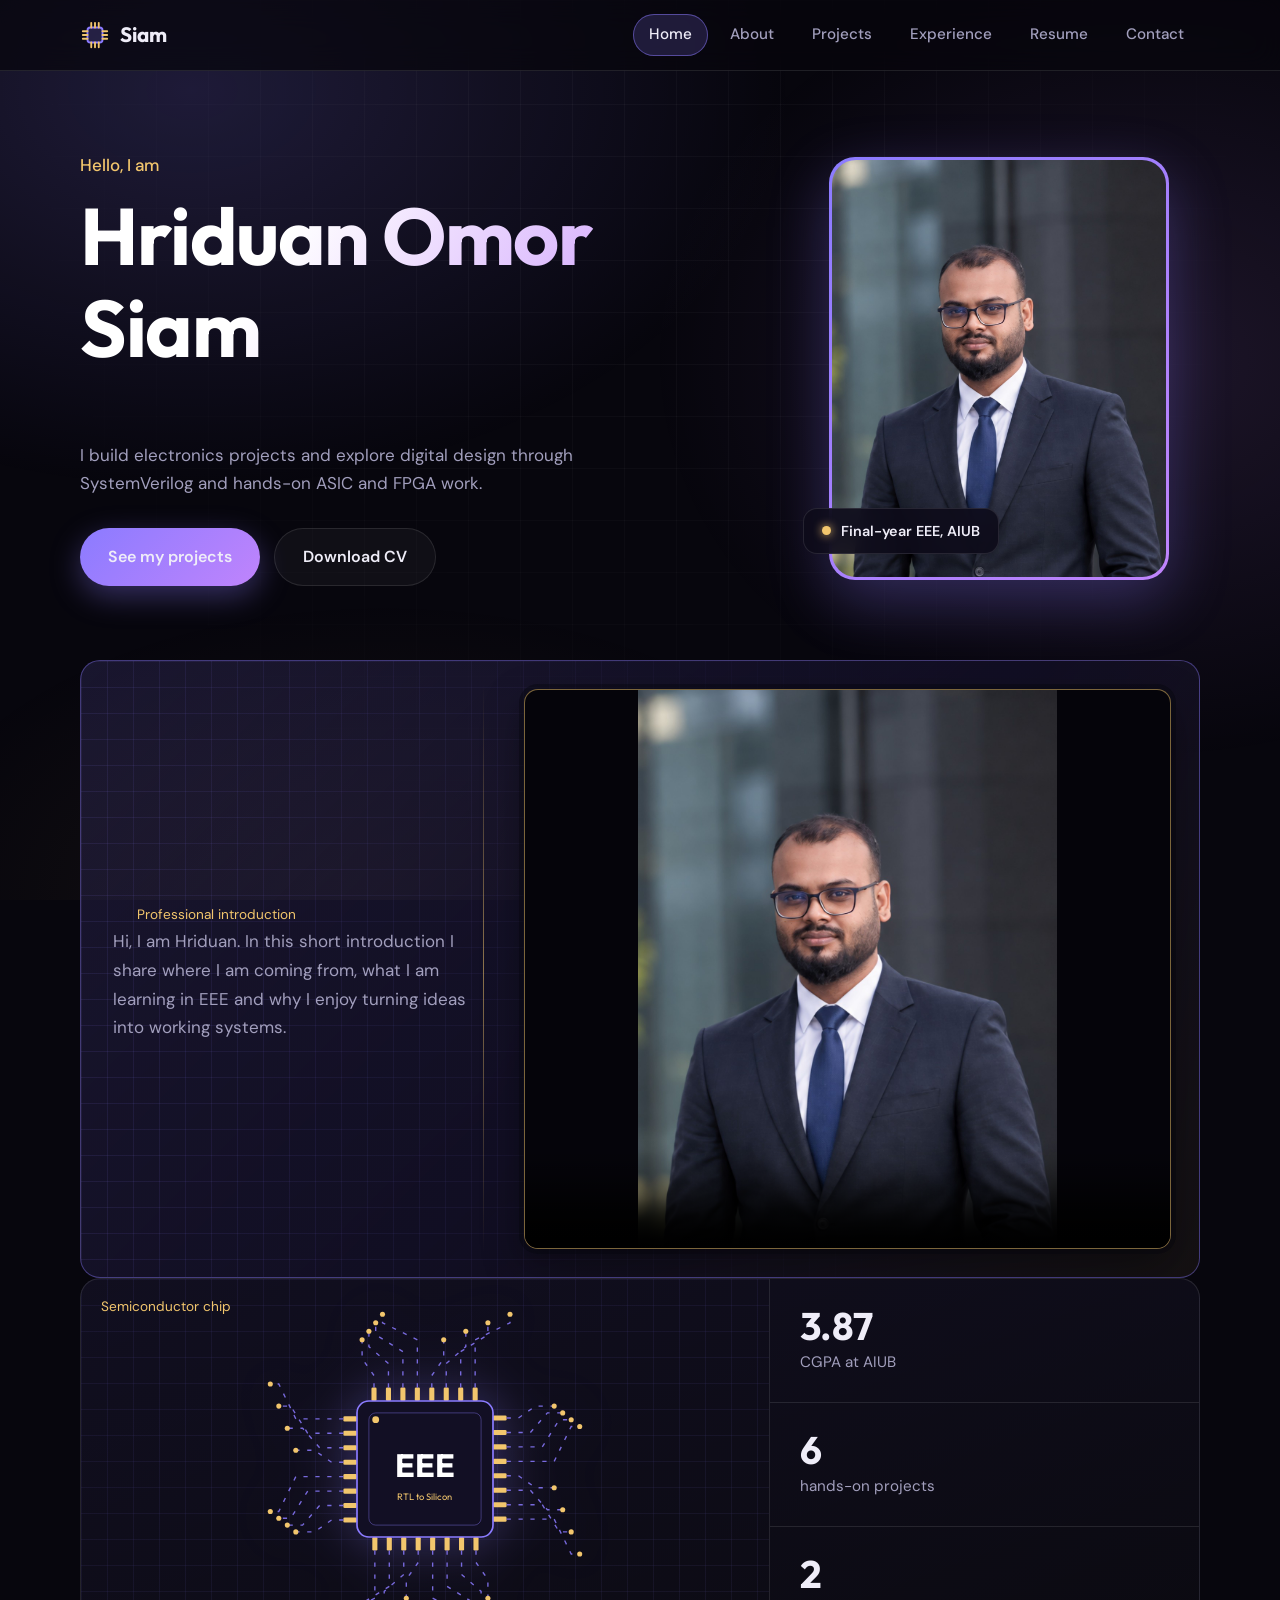
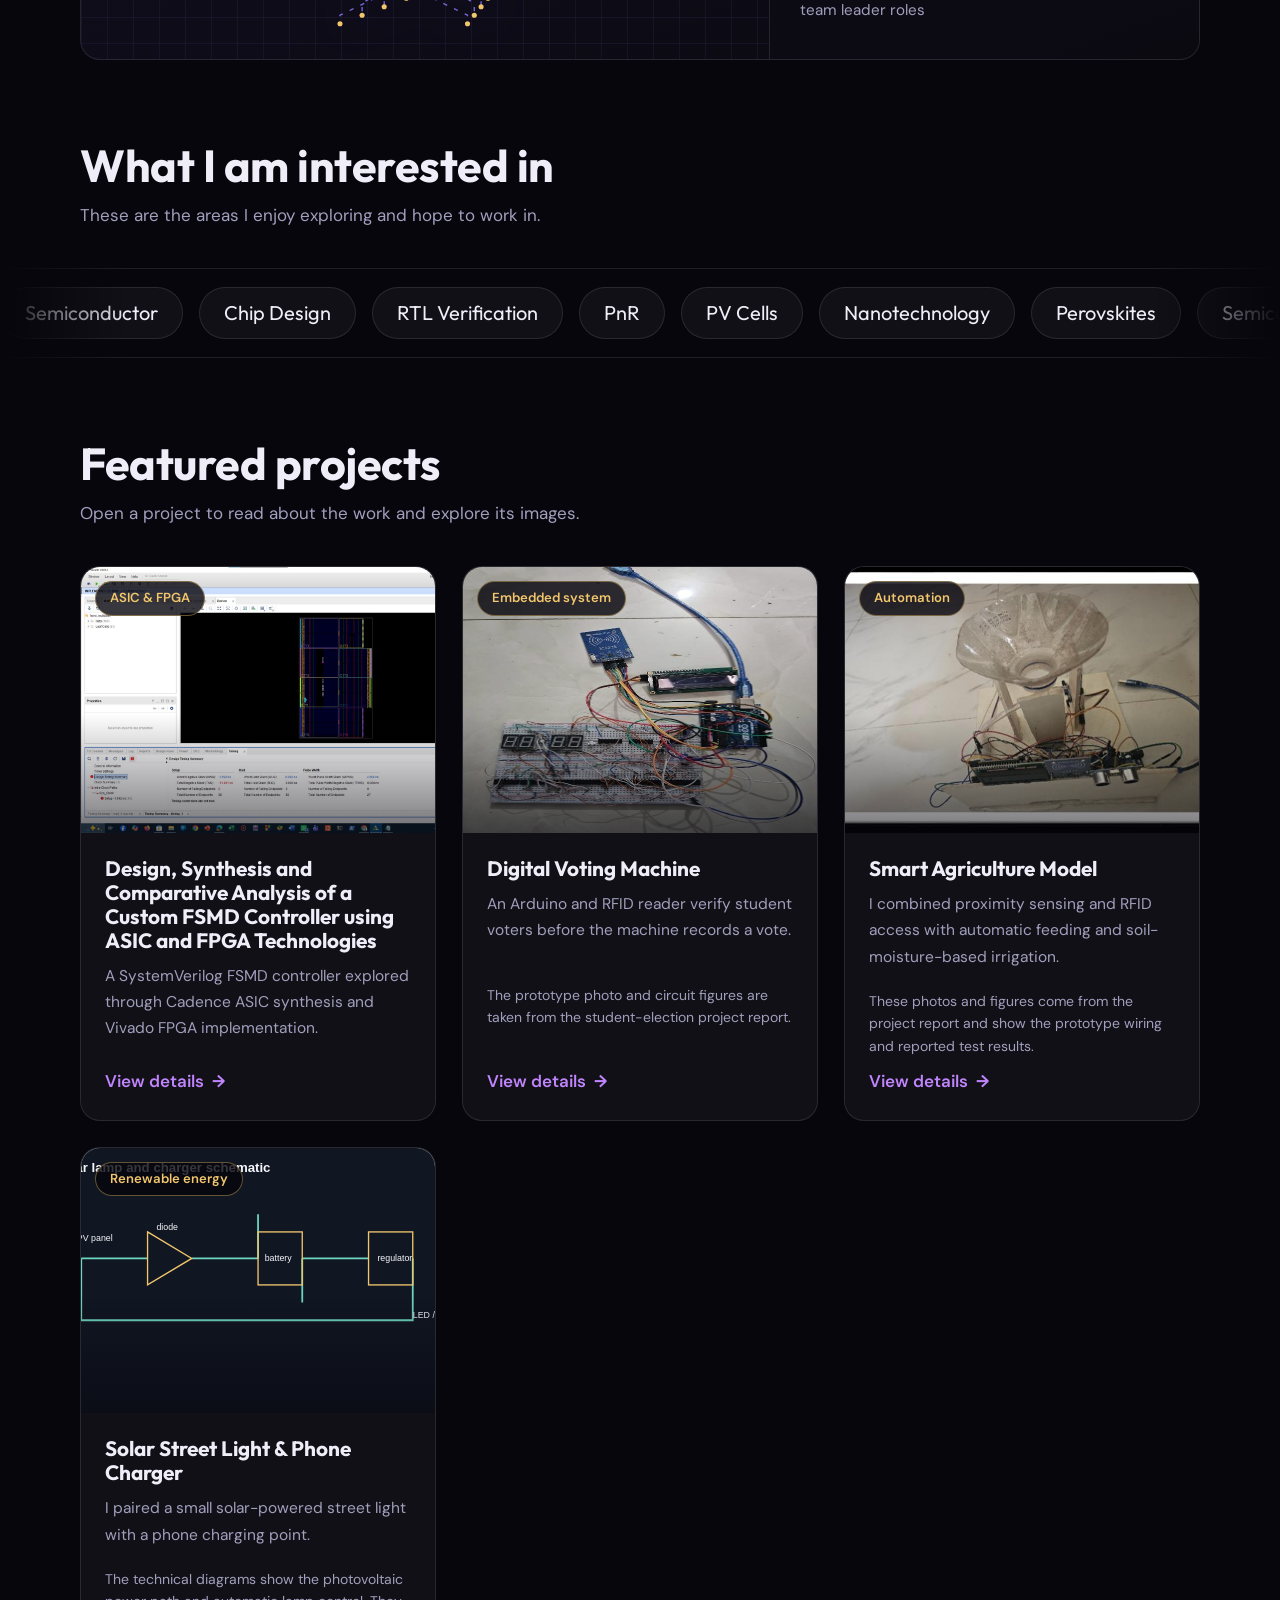
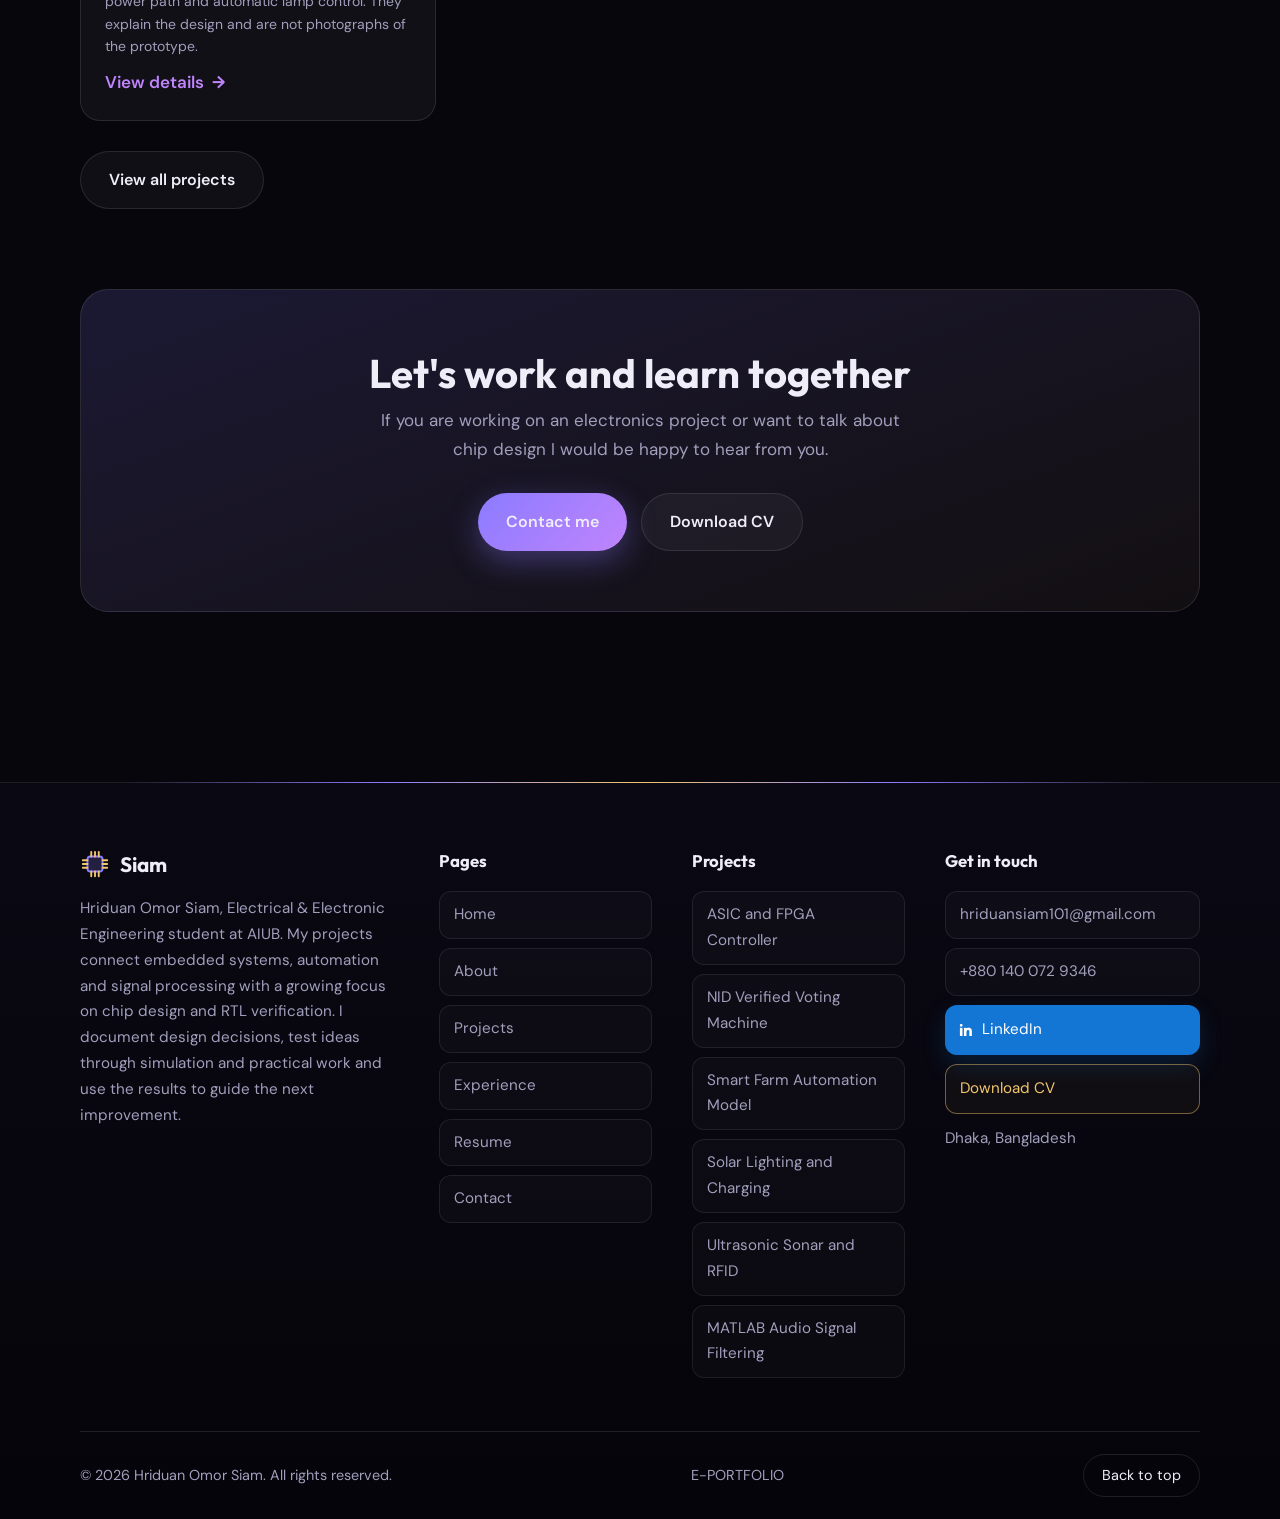
<file: index.html>
<!DOCTYPE html>
<html lang="en">
<head>
<meta charset="UTF-8">
<meta name="viewport" content="width=device-width, initial-scale=1">
<title>Home | Hriduan Omor Siam</title>
<meta name="description" content="E-portfolio of Hriduan Omor Siam, Final-year EEE student focused on VLSI and design verification at AIUB.">
<meta name="theme-color" content="#07060d">
<link rel="icon" href="data:image/svg+xml,%3Csvg xmlns='http://www.w3.org/2000/svg' viewBox='0 0 32 32'%3E%3Crect x='7' y='7' width='18' height='18' rx='4' fill='%238b7bff'/%3E%3C/svg%3E">
<link rel="preconnect" href="https://fonts.googleapis.com">
<link rel="preconnect" href="https://fonts.gstatic.com" crossorigin>
<link href="https://fonts.googleapis.com/css2?family=DM+Sans:wght@400;500;600&family=Outfit:wght@500;600;700&display=swap" rel="stylesheet">
<link rel="stylesheet" href="style.css">
</head>
<body id="top">
<div id="loader">
<div class="loader-box">
<div class="load-chip">
<i class="pt" style="--i:0"></i><i class="pb" style="--i:0"></i><i class="pl" style="--i:0"></i><i class="pr" style="--i:0"></i>
<i class="pt" style="--i:1"></i><i class="pb" style="--i:1"></i><i class="pl" style="--i:1"></i><i class="pr" style="--i:1"></i>
<i class="pt" style="--i:2"></i><i class="pb" style="--i:2"></i><i class="pl" style="--i:2"></i><i class="pr" style="--i:2"></i>
<i class="pt" style="--i:3"></i><i class="pb" style="--i:3"></i><i class="pl" style="--i:3"></i><i class="pr" style="--i:3"></i>
<span>EEE</span>
</div>
<h2 class="load-name">Hriduan Omor Siam</h2>
<p class="load-text">Powering up the portfolio...</p>
<div class="load-bar"><div class="load-fill"></div></div>
</div>
</div>
<div id="progress"></div>
<header class="nav">
<div class="wrap nav-in">
<a class="logo" href="index.html"><span class="logo-mark"><svg viewBox="0 0 32 32" width="30" height="30" aria-hidden="true"><rect x="8" y="8" width="16" height="16" rx="3" fill="rgba(139,123,255,.2)" stroke="#8b7bff" stroke-width="2"/><path d="M12 3v5M16 3v5M20 3v5M12 24v5M16 24v5M20 24v5M3 12h5M3 16h5M3 20h5M24 12h5M24 16h5M24 20h5" stroke="#f2c66d" stroke-width="2" stroke-linecap="round"/></svg></span>Siam</a>
<input type="checkbox" id="menuToggle" class="menu-check" aria-label="Open menu">
<label for="menuToggle" class="menu-btn"><span></span><span></span><span></span></label>
<nav id="menu">
<ul>
<li><a href="index.html" class="active">Home</a></li>
<li><a href="about.html">About</a></li>
<li><a href="projects.html">Projects</a></li>
<li><a href="experience.html">Experience</a></li>
<li><a href="resume.html">Resume</a></li>
<li><a href="contact.html">Contact</a></li>
</ul>
</nav>
</div>
</header>
<main>
<section class="wrap hero">
<div>
<p class="hero-hi">Hello, I am</p>
<h1>Hriduan Omor Siam</h1>
<p class="hero-role"><span class="rotator" style="--total:12s"><span style="animation-delay:0s">Final-year EEE student at AIUB</span><span style="animation-delay:3s">VLSI and digital design enthusiast</span><span style="animation-delay:6s">RTL verification learner</span><span style="animation-delay:9s">Electronics project builder</span></span></p>
<p class="hero-text">I build electronics projects and explore digital design through SystemVerilog and hands-on ASIC and FPGA work.</p>
<div class="btn-row"><a class="btn primary" href="projects.html">See my projects</a><a class="btn" href="assets/Hriduan_CV.pdf" download>Download CV</a></div>
</div>
<div class="photo-wrap"><div class="photo-frame"><img src="assets/profile.jpg" alt="Hriduan Omor Siam"></div><div class="photo-badge">Final-year EEE, AIUB</div></div>
</section>
<section class="wrap home-video reveal"><div class="home-video-copy"><span class="chip-label video-chip-label">Professional introduction</span><p>Hi, I am Hriduan. In this short introduction I share where I am coming from, what I am learning in EEE and why I enjoy turning ideas into working systems.</p></div><video controls playsinline preload="metadata" poster="assets/profile.jpg" aria-label="Introduction video from Hriduan Omor Siam"><source src="assets/Hriduan_intro.mp4" type="video/mp4"><p>Your browser does not support this video. <a href="assets/Hriduan_intro.mp4">Download the introduction video</a>.</p></video></section>
<section class="wrap">
<div class="chip-panel reveal">
<div class="chip-view"><span class="chip-label">Semiconductor chip</span><svg class="chip-svg" viewBox="0 0 400 400" role="img" aria-label="Semiconductor chip drawing">
<g transform="rotate(0 200 200)">
<rect class="pin" x="137" y="104" width="6" height="16" rx="1.5"/>
<path class="trace" style="animation-delay:0.000000s" d="M140 104 V90 L126 70 V48"/>
<circle class="node" cx="126" cy="48" r="3" style="animation-delay:0.000000s"/>
<rect class="pin" x="154" y="104" width="6" height="16" rx="1.5"/>
<path class="trace" style="animation-delay:0.200000s" d="M157 104 V76 L134 56 V38"/>
<circle class="node" cx="134" cy="38" r="3" style="animation-delay:0.250000s"/>
<rect class="pin" x="171" y="104" width="6" height="16" rx="1.5"/>
<path class="trace" style="animation-delay:0.400000s" d="M174 104 V62 L142 42 V28"/>
<circle class="node" cx="142" cy="28" r="3" style="animation-delay:0.500000s"/>
<rect class="pin" x="188" y="104" width="6" height="16" rx="1.5"/>
<path class="trace" style="animation-delay:0.600000s" d="M191 104 V48 L150 28 V18"/>
<circle class="node" cx="150" cy="18" r="3" style="animation-delay:0.750000s"/>
<rect class="pin" x="205" y="104" width="6" height="16" rx="1.5"/>
<path class="trace" style="animation-delay:0.800000s" d="M208 104 V90 L222 70 V48"/>
<circle class="node" cx="222" cy="48" r="3" style="animation-delay:1.000000s"/>
<rect class="pin" x="222" y="104" width="6" height="16" rx="1.5"/>
<path class="trace" style="animation-delay:1.000000s" d="M225 104 V76 L248 56 V38"/>
<circle class="node" cx="248" cy="38" r="3" style="animation-delay:1.250000s"/>
<rect class="pin" x="239" y="104" width="6" height="16" rx="1.5"/>
<path class="trace" style="animation-delay:1.200000s" d="M242 104 V62 L274 42 V28"/>
<circle class="node" cx="274" cy="28" r="3" style="animation-delay:1.500000s"/>
<rect class="pin" x="256" y="104" width="6" height="16" rx="1.5"/>
<path class="trace" style="animation-delay:1.400000s" d="M259 104 V48 L300 28 V18"/>
<circle class="node" cx="300" cy="18" r="3" style="animation-delay:1.750000s"/>
</g>
<g transform="rotate(90 200 200)">
<rect class="pin" x="137" y="104" width="6" height="16" rx="1.5"/>
<path class="trace" style="animation-delay:0.000000s" d="M140 104 V90 L126 70 V48"/>
<circle class="node" cx="126" cy="48" r="3" style="animation-delay:0.000000s"/>
<rect class="pin" x="154" y="104" width="6" height="16" rx="1.5"/>
<path class="trace" style="animation-delay:0.200000s" d="M157 104 V76 L134 56 V38"/>
<circle class="node" cx="134" cy="38" r="3" style="animation-delay:0.250000s"/>
<rect class="pin" x="171" y="104" width="6" height="16" rx="1.5"/>
<path class="trace" style="animation-delay:0.400000s" d="M174 104 V62 L142 42 V28"/>
<circle class="node" cx="142" cy="28" r="3" style="animation-delay:0.500000s"/>
<rect class="pin" x="188" y="104" width="6" height="16" rx="1.5"/>
<path class="trace" style="animation-delay:0.600000s" d="M191 104 V48 L150 28 V18"/>
<circle class="node" cx="150" cy="18" r="3" style="animation-delay:0.750000s"/>
<rect class="pin" x="205" y="104" width="6" height="16" rx="1.5"/>
<path class="trace" style="animation-delay:0.800000s" d="M208 104 V90 L222 70 V48"/>
<circle class="node" cx="222" cy="48" r="3" style="animation-delay:1.000000s"/>
<rect class="pin" x="222" y="104" width="6" height="16" rx="1.5"/>
<path class="trace" style="animation-delay:1.000000s" d="M225 104 V76 L248 56 V38"/>
<circle class="node" cx="248" cy="38" r="3" style="animation-delay:1.250000s"/>
<rect class="pin" x="239" y="104" width="6" height="16" rx="1.5"/>
<path class="trace" style="animation-delay:1.200000s" d="M242 104 V62 L274 42 V28"/>
<circle class="node" cx="274" cy="28" r="3" style="animation-delay:1.500000s"/>
<rect class="pin" x="256" y="104" width="6" height="16" rx="1.5"/>
<path class="trace" style="animation-delay:1.400000s" d="M259 104 V48 L300 28 V18"/>
<circle class="node" cx="300" cy="18" r="3" style="animation-delay:1.750000s"/>
</g>
<g transform="rotate(180 200 200)">
<rect class="pin" x="137" y="104" width="6" height="16" rx="1.5"/>
<path class="trace" style="animation-delay:0.000000s" d="M140 104 V90 L126 70 V48"/>
<circle class="node" cx="126" cy="48" r="3" style="animation-delay:0.000000s"/>
<rect class="pin" x="154" y="104" width="6" height="16" rx="1.5"/>
<path class="trace" style="animation-delay:0.200000s" d="M157 104 V76 L134 56 V38"/>
<circle class="node" cx="134" cy="38" r="3" style="animation-delay:0.250000s"/>
<rect class="pin" x="171" y="104" width="6" height="16" rx="1.5"/>
<path class="trace" style="animation-delay:0.400000s" d="M174 104 V62 L142 42 V28"/>
<circle class="node" cx="142" cy="28" r="3" style="animation-delay:0.500000s"/>
<rect class="pin" x="188" y="104" width="6" height="16" rx="1.5"/>
<path class="trace" style="animation-delay:0.600000s" d="M191 104 V48 L150 28 V18"/>
<circle class="node" cx="150" cy="18" r="3" style="animation-delay:0.750000s"/>
<rect class="pin" x="205" y="104" width="6" height="16" rx="1.5"/>
<path class="trace" style="animation-delay:0.800000s" d="M208 104 V90 L222 70 V48"/>
<circle class="node" cx="222" cy="48" r="3" style="animation-delay:1.000000s"/>
<rect class="pin" x="222" y="104" width="6" height="16" rx="1.5"/>
<path class="trace" style="animation-delay:1.000000s" d="M225 104 V76 L248 56 V38"/>
<circle class="node" cx="248" cy="38" r="3" style="animation-delay:1.250000s"/>
<rect class="pin" x="239" y="104" width="6" height="16" rx="1.5"/>
<path class="trace" style="animation-delay:1.200000s" d="M242 104 V62 L274 42 V28"/>
<circle class="node" cx="274" cy="28" r="3" style="animation-delay:1.500000s"/>
<rect class="pin" x="256" y="104" width="6" height="16" rx="1.5"/>
<path class="trace" style="animation-delay:1.400000s" d="M259 104 V48 L300 28 V18"/>
<circle class="node" cx="300" cy="18" r="3" style="animation-delay:1.750000s"/>
</g>
<g transform="rotate(270 200 200)">
<rect class="pin" x="137" y="104" width="6" height="16" rx="1.5"/>
<path class="trace" style="animation-delay:0.000000s" d="M140 104 V90 L126 70 V48"/>
<circle class="node" cx="126" cy="48" r="3" style="animation-delay:0.000000s"/>
<rect class="pin" x="154" y="104" width="6" height="16" rx="1.5"/>
<path class="trace" style="animation-delay:0.200000s" d="M157 104 V76 L134 56 V38"/>
<circle class="node" cx="134" cy="38" r="3" style="animation-delay:0.250000s"/>
<rect class="pin" x="171" y="104" width="6" height="16" rx="1.5"/>
<path class="trace" style="animation-delay:0.400000s" d="M174 104 V62 L142 42 V28"/>
<circle class="node" cx="142" cy="28" r="3" style="animation-delay:0.500000s"/>
<rect class="pin" x="188" y="104" width="6" height="16" rx="1.5"/>
<path class="trace" style="animation-delay:0.600000s" d="M191 104 V48 L150 28 V18"/>
<circle class="node" cx="150" cy="18" r="3" style="animation-delay:0.750000s"/>
<rect class="pin" x="205" y="104" width="6" height="16" rx="1.5"/>
<path class="trace" style="animation-delay:0.800000s" d="M208 104 V90 L222 70 V48"/>
<circle class="node" cx="222" cy="48" r="3" style="animation-delay:1.000000s"/>
<rect class="pin" x="222" y="104" width="6" height="16" rx="1.5"/>
<path class="trace" style="animation-delay:1.000000s" d="M225 104 V76 L248 56 V38"/>
<circle class="node" cx="248" cy="38" r="3" style="animation-delay:1.250000s"/>
<rect class="pin" x="239" y="104" width="6" height="16" rx="1.5"/>
<path class="trace" style="animation-delay:1.200000s" d="M242 104 V62 L274 42 V28"/>
<circle class="node" cx="274" cy="28" r="3" style="animation-delay:1.500000s"/>
<rect class="pin" x="256" y="104" width="6" height="16" rx="1.5"/>
<path class="trace" style="animation-delay:1.400000s" d="M259 104 V48 L300 28 V18"/>
<circle class="node" cx="300" cy="18" r="3" style="animation-delay:1.750000s"/>
</g>
<g class="chip-core">
<rect class="die" x="120" y="120" width="160" height="160" rx="14"/>
<rect class="die-inner" x="134" y="134" width="132" height="132" rx="8"/>
<circle cx="142" cy="142" r="4" fill="#f2c66d"/>
<text class="die-text" x="200" y="210">EEE</text>
<text class="die-sub" x="200" y="236">RTL  to  Silicon</text>
</g>
</svg>
</div>
<div class="chip-stats">
<div class="stat"><b>3.87</b><span>CGPA at AIUB</span></div>
<div class="stat"><b>6</b><span>hands-on projects</span></div>
<div class="stat"><b>2</b><span>team leader roles</span></div>
</div>
</div>
</section>
<section class="section">
<div class="wrap"><div class="section-head reveal"><h2>What I am interested in</h2><p>These are the areas I enjoy exploring and hope to work in.</p></div></div>
<div class="marquee"><div class="marquee-track">
<span>Semiconductor</span><span>Chip Design</span><span>RTL Verification</span><span>PnR</span><span>PV Cells</span><span>Nanotechnology</span><span>Perovskites</span><span>Semiconductor</span><span>Chip Design</span><span>RTL Verification</span><span>PnR</span><span>PV Cells</span><span>Nanotechnology</span><span>Perovskites</span>
</div></div>
</section>
<section class="wrap">
<div class="section-head reveal"><h2>Featured projects</h2><p>Open a project to read about the work and explore its images.</p></div>
<div class="projects-grid">
<a class="tile reveal" href="project-fsmd-controller-asic-fpga.html">
<div class="tile-img"><img src="projects/fsmd-controller-asic-fpga/fsmd-fpga-layout.jpg" alt="Design, Synthesis and Comparative Analysis of a Custom FSMD Controller using ASIC and FPGA Technologies" loading="lazy"><span class="tile-cat">ASIC &amp; FPGA</span></div>
<div class="tile-body"><h3>Design, Synthesis and Comparative Analysis of a Custom FSMD Controller using ASIC and FPGA Technologies</h3><p>A SystemVerilog FSMD controller explored through Cadence ASIC synthesis and Vivado FPGA implementation.</p><span class="more">View details <b>&rarr;</b></span></div>
</a>
<a class="tile reveal" href="project-digital-voting-machine.html">
<div class="tile-img"><img src="projects/digital-voting-machine/voting-machine-prototype.png" alt="Digital Voting Machine" loading="lazy"><span class="tile-cat">Embedded system</span></div>
<div class="tile-body"><h3>Digital Voting Machine</h3><p>An Arduino and RFID reader verify student voters before the machine records a vote.</p><p class="image-note">The prototype photo and circuit figures are taken from the student-election project report.</p><span class="more">View details <b>&rarr;</b></span></div>
</a>
<a class="tile reveal" href="project-smart-agriculture-model.html">
<div class="tile-img"><img src="projects/smart-agriculture-model/smart-farm-prototype.png" alt="Smart Agriculture Model" loading="lazy"><span class="tile-cat">Automation</span></div>
<div class="tile-body"><h3>Smart Agriculture Model</h3><p>I combined proximity sensing and RFID access with automatic feeding and soil-moisture-based irrigation.</p><p class="image-note">These photos and figures come from the project report and show the prototype wiring and reported test results.</p><span class="more">View details <b>&rarr;</b></span></div>
</a>
<a class="tile reveal" href="project-solar-street-light.html">
<div class="tile-img"><img src="projects/solar-street-light/solar-light-main-schematic.svg" alt="Solar Street Light &amp; Phone Charger" loading="lazy"><span class="tile-cat">Renewable energy</span></div>
<div class="tile-body"><h3>Solar Street Light &amp; Phone Charger</h3><p>I paired a small solar-powered street light with a phone charging point.</p><p class="image-note">The technical diagrams show the photovoltaic power path and automatic lamp control. They explain the design and are not photographs of the prototype.</p><span class="more">View details <b>&rarr;</b></span></div>
</a>
</div>
<div class="btn-row"><a class="btn" href="projects.html">View all projects</a></div>
</section>
<div class="section">
<section class="wrap">
<div class="cta reveal">
<h2>Let's work and learn together</h2>
<p>If you are working on an electronics project or want to talk about chip design I would be happy to hear from you.</p>
<div class="btn-row"><a class="btn primary" href="contact.html">Contact me</a><a class="btn" href="assets/Hriduan_CV.pdf" download>Download CV</a></div>
</div>
</section>
</div>
</main>
<footer class="footer">
<div class="wrap">
<div class="footer-top">
<div class="footer-about">
<a class="logo" href="index.html"><span class="logo-mark"><svg viewBox="0 0 32 32" width="30" height="30" aria-hidden="true"><rect x="8" y="8" width="16" height="16" rx="3" fill="rgba(139,123,255,.2)" stroke="#8b7bff" stroke-width="2"/><path d="M12 3v5M16 3v5M20 3v5M12 24v5M16 24v5M20 24v5M3 12h5M3 16h5M3 20h5M24 12h5M24 16h5M24 20h5" stroke="#f2c66d" stroke-width="2" stroke-linecap="round"/></svg></span>Siam</a>
<p>Hriduan Omor Siam, Electrical &amp; Electronic Engineering student at AIUB. My projects connect embedded systems, automation and signal processing with a growing focus on chip design and RTL verification. I document design decisions, test ideas through simulation and practical work and use the results to guide the next improvement.</p>
</div>
<div>
<h4>Pages</h4>
<ul>
<li><a class="footer-link" href="index.html">Home</a></li>
<li><a class="footer-link" href="about.html">About</a></li>
<li><a class="footer-link" href="projects.html">Projects</a></li>
<li><a class="footer-link" href="experience.html">Experience</a></li>
<li><a class="footer-link" href="resume.html">Resume</a></li>
<li><a class="footer-link" href="contact.html">Contact</a></li>
</ul>
</div>
<div>
<h4>Projects</h4>
<ul>
<li><a class="footer-link" href="project-fsmd-controller-asic-fpga.html">ASIC and FPGA Controller</a></li>
<li><a class="footer-link" href="project-digital-voting-machine.html">NID Verified Voting Machine</a></li>
<li><a class="footer-link" href="project-smart-agriculture-model.html">Smart Farm Automation Model</a></li>
<li><a class="footer-link" href="project-solar-street-light.html">Solar Lighting and Charging</a></li>
<li><a class="footer-link" href="project-ultrasound-sonar-rfid.html">Ultrasonic Sonar and RFID</a></li>
<li><a class="footer-link" href="project-audio-signal-filtering.html">MATLAB Audio Signal Filtering</a></li>
</ul>
</div>
<div>
<h4>Get in touch</h4>
<ul>
<li><a class="footer-link" href="mailto:hriduansiam101@gmail.com">hriduansiam101@gmail.com</a></li>
<li><a class="footer-link" href="tel:+8801400729346">+880 140 072 9346</a></li>
<li><a class="footer-social" href="https://www.linkedin.com/in/hriduan-omor-siam-27870b363" target="_blank" rel="noopener"><b>in</b> LinkedIn</a></li>
<li><a class="footer-download" href="resume.html">Download CV</a></li>
<li><span style="color:var(--muted);font-size:.95rem">Dhaka, Bangladesh</span></li>
</ul>
</div>
</div>
<div class="footer-bottom">
<span>&copy; 2026 Hriduan Omor Siam. All rights reserved.</span>
<span>E-PORTFOLIO</span>
<a class="to-top" href="#top">Back to top</a>
</div>
</div>
</footer>
</body>
</html>
</file>
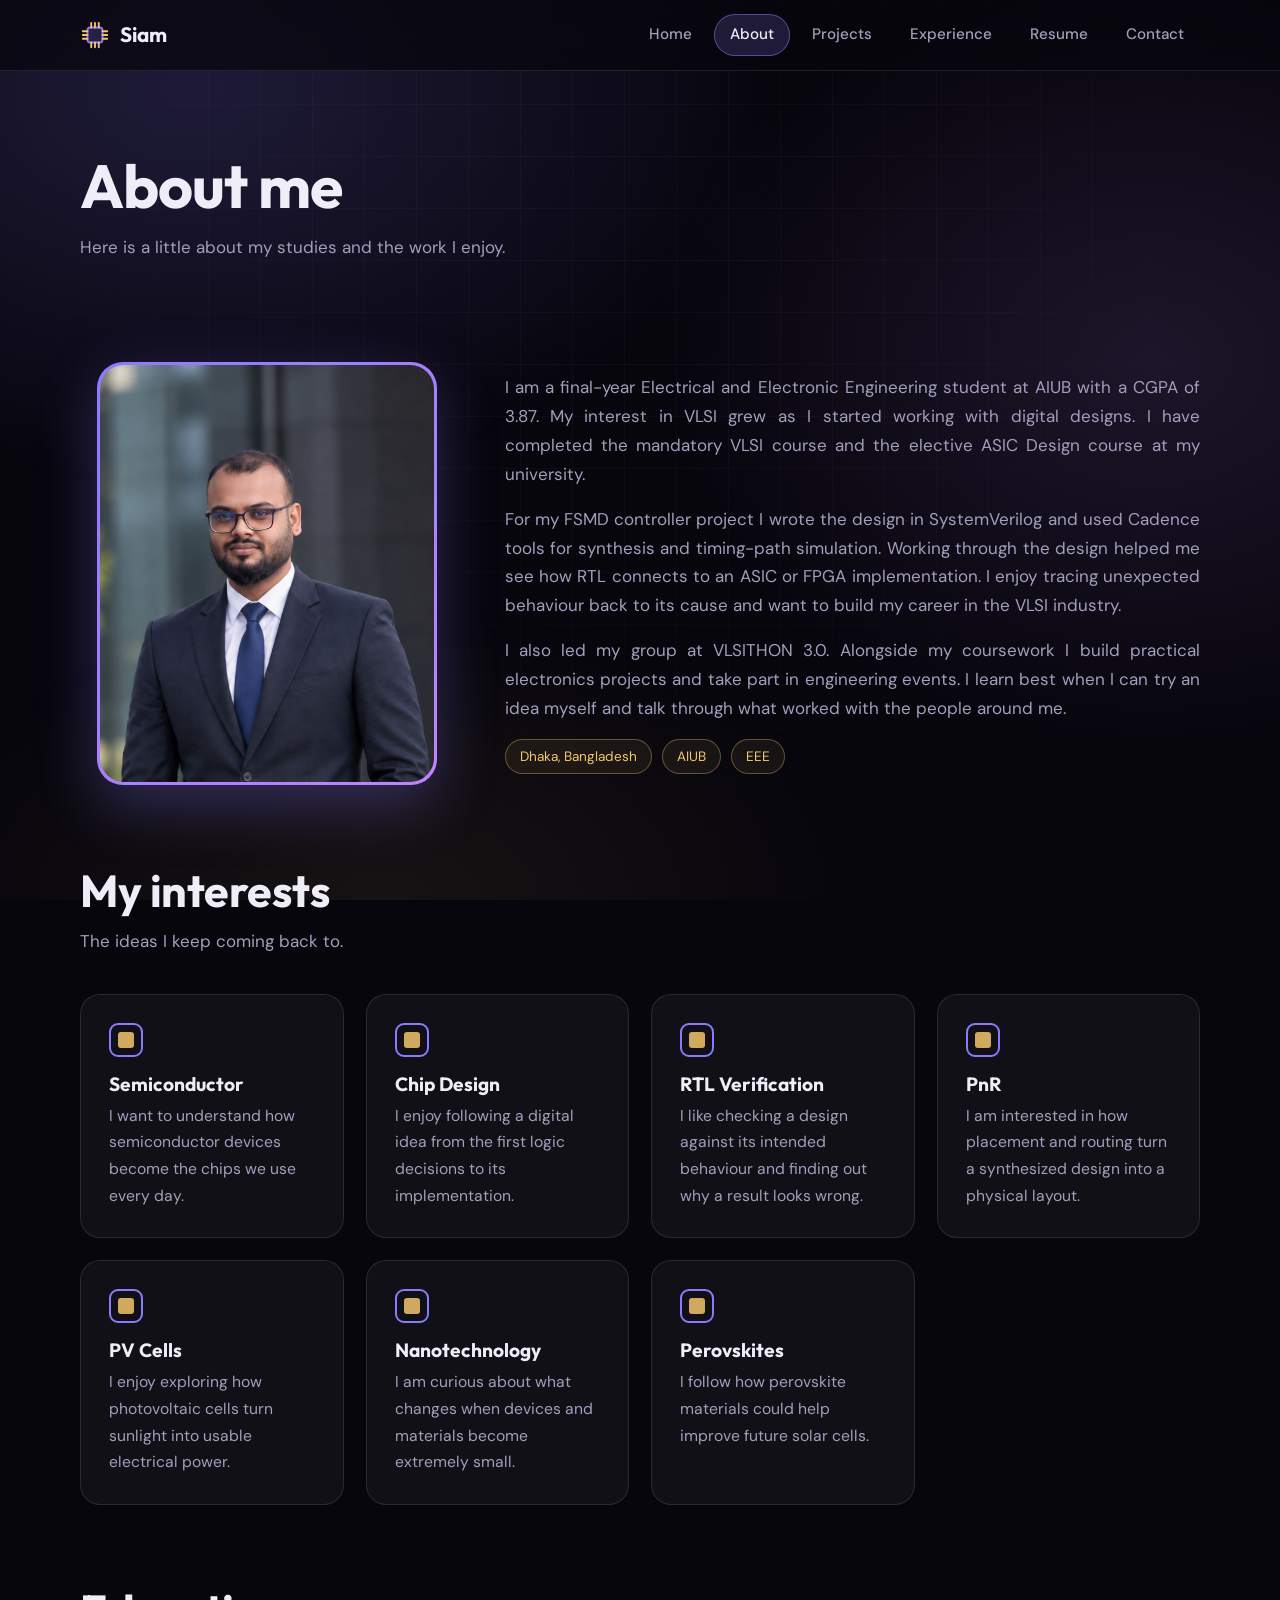
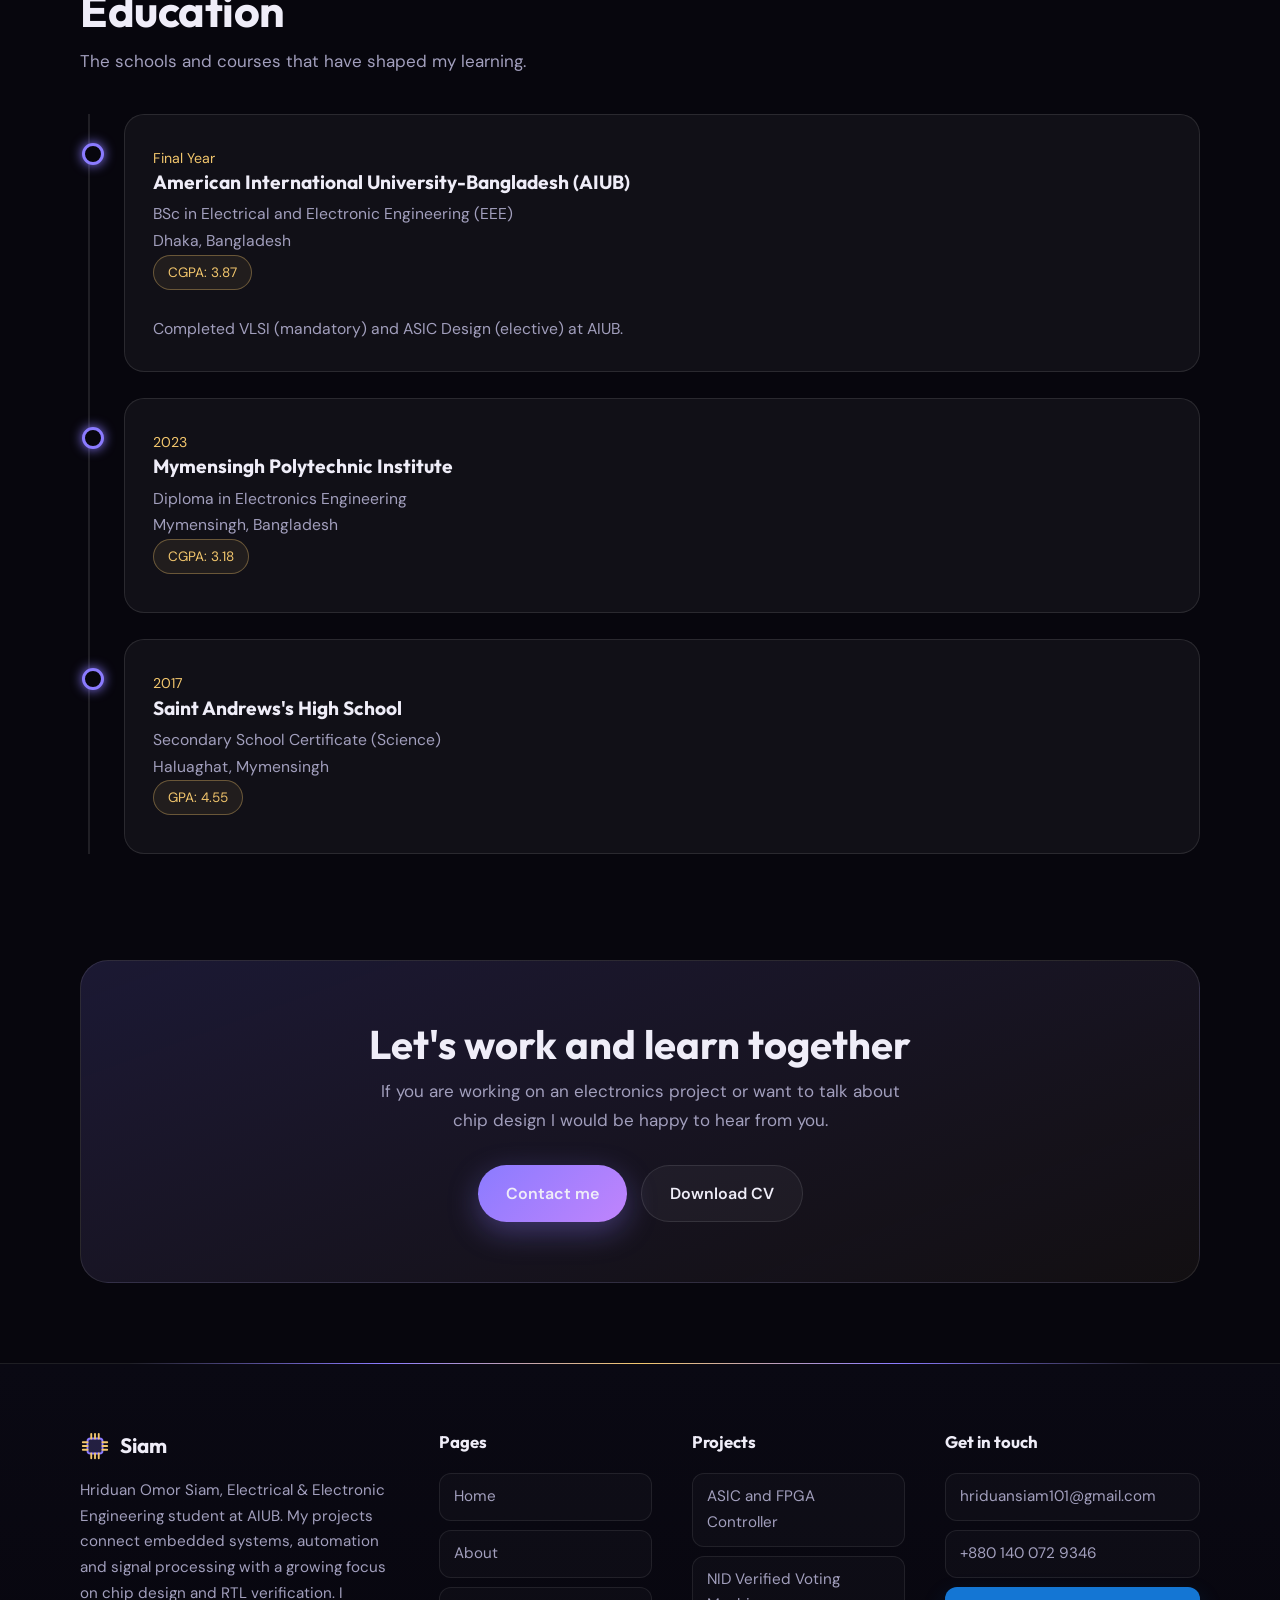
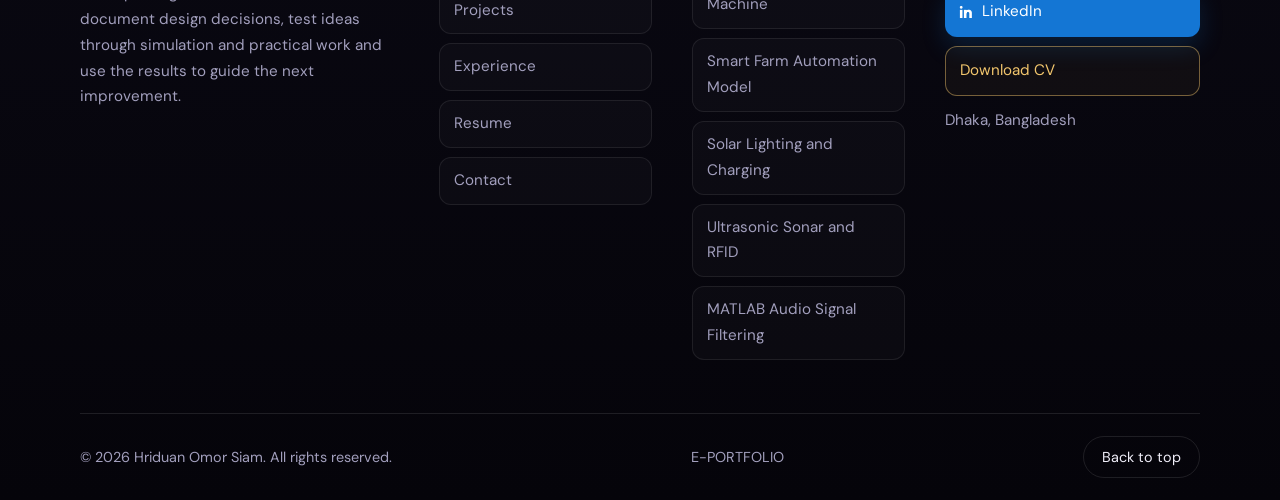
<file: about.html>
<!DOCTYPE html>
<html lang="en">
<head>
<meta charset="UTF-8">
<meta name="viewport" content="width=device-width, initial-scale=1">
<title>About | Hriduan Omor Siam</title>
<meta name="description" content="E-portfolio of Hriduan Omor Siam, Final-year EEE student focused on VLSI and design verification at AIUB.">
<meta name="theme-color" content="#07060d">
<link rel="icon" href="data:image/svg+xml,%3Csvg xmlns='http://www.w3.org/2000/svg' viewBox='0 0 32 32'%3E%3Crect x='7' y='7' width='18' height='18' rx='4' fill='%238b7bff'/%3E%3C/svg%3E">
<link rel="preconnect" href="https://fonts.googleapis.com">
<link rel="preconnect" href="https://fonts.gstatic.com" crossorigin>
<link href="https://fonts.googleapis.com/css2?family=DM+Sans:wght@400;500;600&family=Outfit:wght@500;600;700&display=swap" rel="stylesheet">
<link rel="stylesheet" href="style.css">
</head>
<body id="top">
<div id="progress"></div>
<header class="nav">
<div class="wrap nav-in">
<a class="logo" href="index.html"><span class="logo-mark"><svg viewBox="0 0 32 32" width="30" height="30" aria-hidden="true"><rect x="8" y="8" width="16" height="16" rx="3" fill="rgba(139,123,255,.2)" stroke="#8b7bff" stroke-width="2"/><path d="M12 3v5M16 3v5M20 3v5M12 24v5M16 24v5M20 24v5M3 12h5M3 16h5M3 20h5M24 12h5M24 16h5M24 20h5" stroke="#f2c66d" stroke-width="2" stroke-linecap="round"/></svg></span>Siam</a>
<input type="checkbox" id="menuToggle" class="menu-check" aria-label="Open menu">
<label for="menuToggle" class="menu-btn"><span></span><span></span><span></span></label>
<nav id="menu">
<ul>
<li><a href="index.html">Home</a></li>
<li><a href="about.html" class="active">About</a></li>
<li><a href="projects.html">Projects</a></li>
<li><a href="experience.html">Experience</a></li>
<li><a href="resume.html">Resume</a></li>
<li><a href="contact.html">Contact</a></li>
</ul>
</nav>
</div>
</header>
<main>
<section class="wrap page-hero">
<h1>About me</h1>
<p>Here is a little about my studies and the work I enjoy.</p>
</section>
<section class="wrap section">
<div class="about">
<div class="photo-wrap reveal"><div class="photo-frame"><img src="assets/profile.jpg" alt="Hriduan Omor Siam"></div></div>
<div class="reveal"><p>I am a final-year Electrical and Electronic Engineering student at AIUB with a CGPA of 3.87. My interest in VLSI grew as I started working with digital designs. I have completed the mandatory VLSI course and the elective ASIC Design course at my university.</p><p>For my FSMD controller project I wrote the design in SystemVerilog and used Cadence tools for synthesis and timing-path simulation. Working through the design helped me see how RTL connects to an ASIC or FPGA implementation. I enjoy tracing unexpected behaviour back to its cause and want to build my career in the VLSI industry.</p><p>I also led my group at VLSITHON 3.0. Alongside my coursework I build practical electronics projects and take part in engineering events. I learn best when I can try an idea myself and talk through what worked with the people around me.</p><div class="tags"><span class="tag">Dhaka, Bangladesh</span><span class="tag">AIUB</span><span class="tag">EEE</span></div></div>
</div>
</section>
<section class="wrap">
<div class="section-head reveal"><h2>My interests</h2><p>The ideas I keep coming back to.</p></div>
<div class="grid">
<div class="card interest reveal"><span class="dot"></span><h3>Semiconductor</h3><p>I want to understand how semiconductor devices become the chips we use every day.</p></div>
<div class="card interest reveal"><span class="dot"></span><h3>Chip Design</h3><p>I enjoy following a digital idea from the first logic decisions to its implementation.</p></div>
<div class="card interest reveal"><span class="dot"></span><h3>RTL Verification</h3><p>I like checking a design against its intended behaviour and finding out why a result looks wrong.</p></div>
<div class="card interest reveal"><span class="dot"></span><h3>PnR</h3><p>I am interested in how placement and routing turn a synthesized design into a physical layout.</p></div>
<div class="card interest reveal"><span class="dot"></span><h3>PV Cells</h3><p>I enjoy exploring how photovoltaic cells turn sunlight into usable electrical power.</p></div>
<div class="card interest reveal"><span class="dot"></span><h3>Nanotechnology</h3><p>I am curious about what changes when devices and materials become extremely small.</p></div>
<div class="card interest reveal"><span class="dot"></span><h3>Perovskites</h3><p>I follow how perovskite materials could help improve future solar cells.</p></div>
</div>
</section>
<section class="wrap section">
<div class="section-head reveal"><h2>Education</h2><p>The schools and courses that have shaped my learning.</p></div>
<div class="timeline">
<div class="card t-item reveal"><small>Final Year</small><h3>American International University-Bangladesh (AIUB)</h3><p>BSc in Electrical and Electronic Engineering (EEE)</p><p>Dhaka, Bangladesh</p><span class="tag">CGPA: 3.87</span><p class="coursework">Completed VLSI (mandatory) and ASIC Design (elective) at AIUB.</p></div>
<div class="card t-item reveal"><small>2023</small><h3>Mymensingh Polytechnic Institute</h3><p>Diploma in Electronics Engineering</p><p>Mymensingh, Bangladesh</p><span class="tag">CGPA: 3.18</span></div>
<div class="card t-item reveal"><small>2017</small><h3>Saint Andrews's High School</h3><p>Secondary School Certificate (Science)</p><p>Haluaghat, Mymensingh</p><span class="tag">GPA: 4.55</span></div>
</div>
</section>
<section class="wrap">
<div class="cta reveal">
<h2>Let's work and learn together</h2>
<p>If you are working on an electronics project or want to talk about chip design I would be happy to hear from you.</p>
<div class="btn-row"><a class="btn primary" href="contact.html">Contact me</a><a class="btn" href="assets/Hriduan_CV.pdf" download>Download CV</a></div>
</div>
</section>
</main>
<footer class="footer">
<div class="wrap">
<div class="footer-top">
<div class="footer-about">
<a class="logo" href="index.html"><span class="logo-mark"><svg viewBox="0 0 32 32" width="30" height="30" aria-hidden="true"><rect x="8" y="8" width="16" height="16" rx="3" fill="rgba(139,123,255,.2)" stroke="#8b7bff" stroke-width="2"/><path d="M12 3v5M16 3v5M20 3v5M12 24v5M16 24v5M20 24v5M3 12h5M3 16h5M3 20h5M24 12h5M24 16h5M24 20h5" stroke="#f2c66d" stroke-width="2" stroke-linecap="round"/></svg></span>Siam</a>
<p>Hriduan Omor Siam, Electrical &amp; Electronic Engineering student at AIUB. My projects connect embedded systems, automation and signal processing with a growing focus on chip design and RTL verification. I document design decisions, test ideas through simulation and practical work and use the results to guide the next improvement.</p>
</div>
<div>
<h4>Pages</h4>
<ul>
<li><a class="footer-link" href="index.html">Home</a></li>
<li><a class="footer-link" href="about.html">About</a></li>
<li><a class="footer-link" href="projects.html">Projects</a></li>
<li><a class="footer-link" href="experience.html">Experience</a></li>
<li><a class="footer-link" href="resume.html">Resume</a></li>
<li><a class="footer-link" href="contact.html">Contact</a></li>
</ul>
</div>
<div>
<h4>Projects</h4>
<ul>
<li><a class="footer-link" href="project-fsmd-controller-asic-fpga.html">ASIC and FPGA Controller</a></li>
<li><a class="footer-link" href="project-digital-voting-machine.html">NID Verified Voting Machine</a></li>
<li><a class="footer-link" href="project-smart-agriculture-model.html">Smart Farm Automation Model</a></li>
<li><a class="footer-link" href="project-solar-street-light.html">Solar Lighting and Charging</a></li>
<li><a class="footer-link" href="project-ultrasound-sonar-rfid.html">Ultrasonic Sonar and RFID</a></li>
<li><a class="footer-link" href="project-audio-signal-filtering.html">MATLAB Audio Signal Filtering</a></li>
</ul>
</div>
<div>
<h4>Get in touch</h4>
<ul>
<li><a class="footer-link" href="mailto:hriduansiam101@gmail.com">hriduansiam101@gmail.com</a></li>
<li><a class="footer-link" href="tel:+8801400729346">+880 140 072 9346</a></li>
<li><a class="footer-social" href="https://www.linkedin.com/in/hriduan-omor-siam-27870b363" target="_blank" rel="noopener"><b>in</b> LinkedIn</a></li>
<li><a class="footer-download" href="resume.html">Download CV</a></li>
<li><span style="color:var(--muted);font-size:.95rem">Dhaka, Bangladesh</span></li>
</ul>
</div>
</div>
<div class="footer-bottom">
<span>&copy; 2026 Hriduan Omor Siam. All rights reserved.</span>
<span>E-PORTFOLIO</span>
<a class="to-top" href="#top">Back to top</a>
</div>
</div>
</footer>
</body>
</html>
</file>
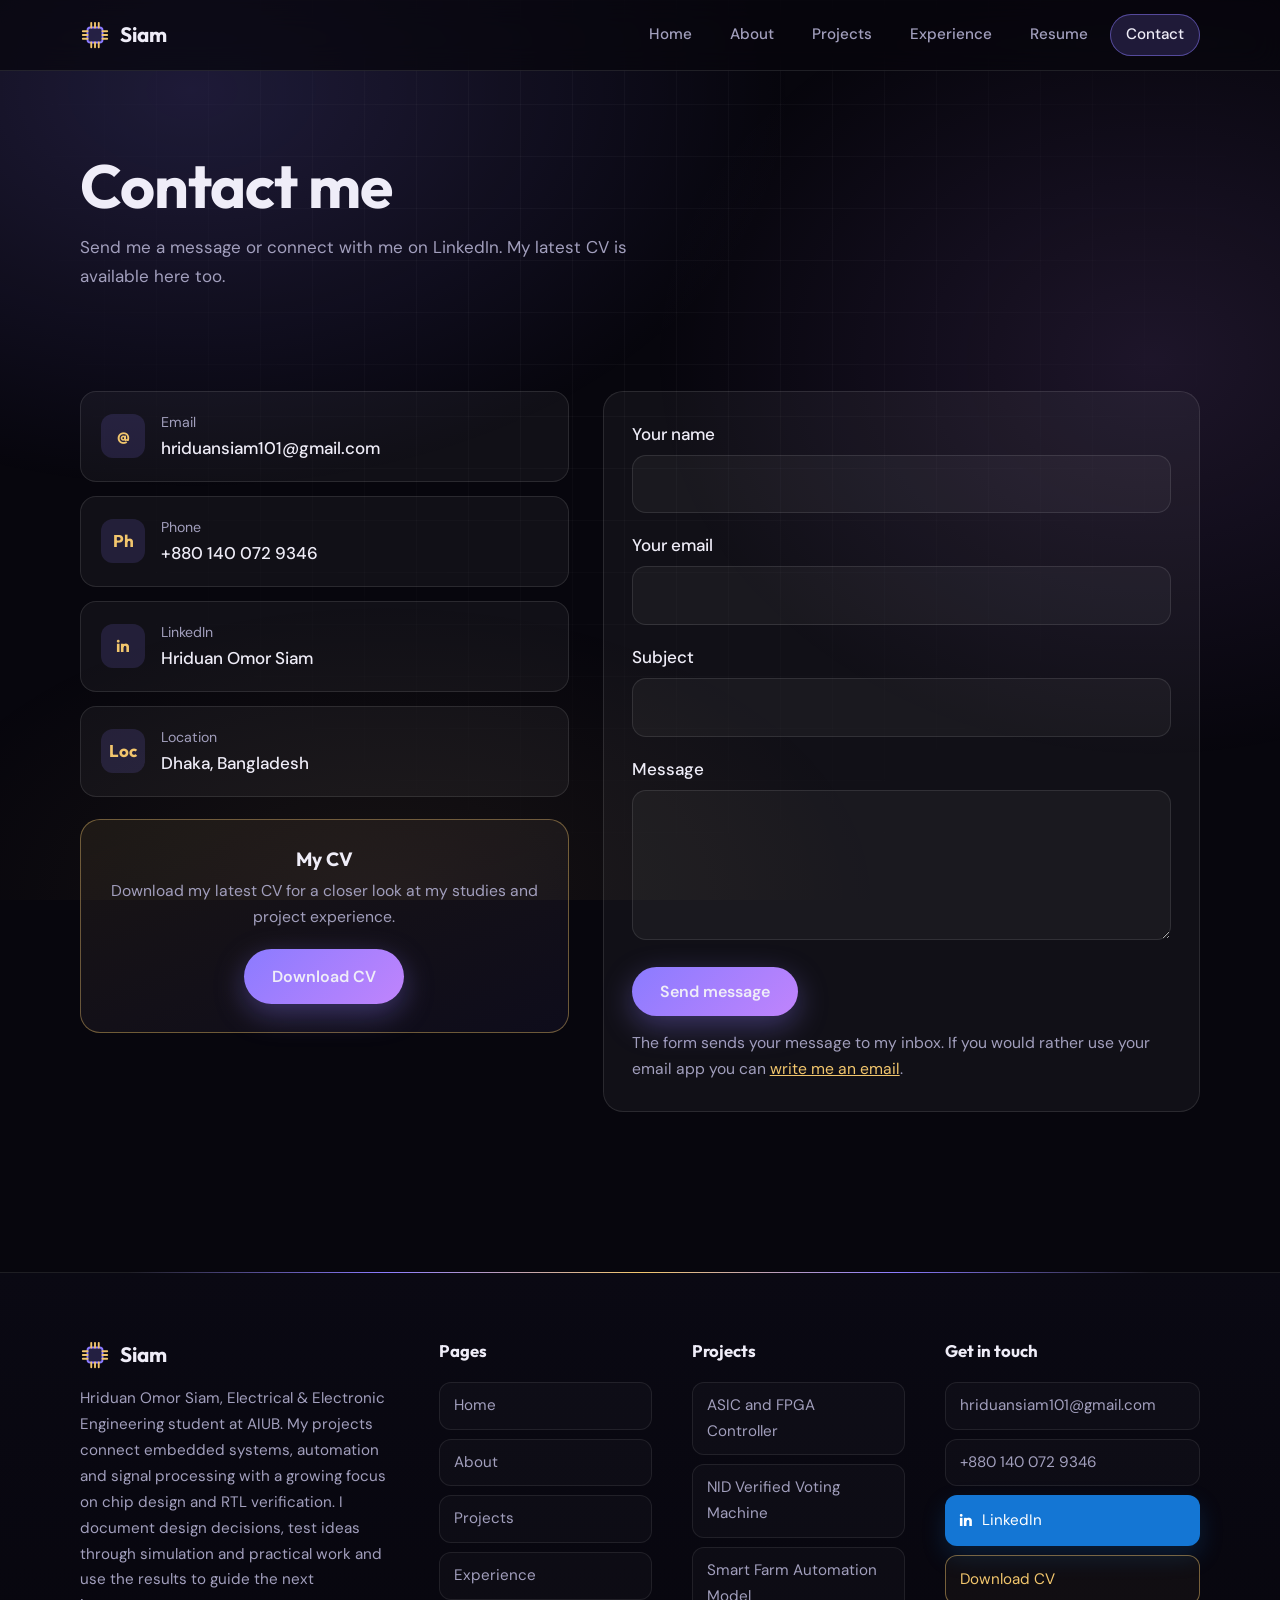
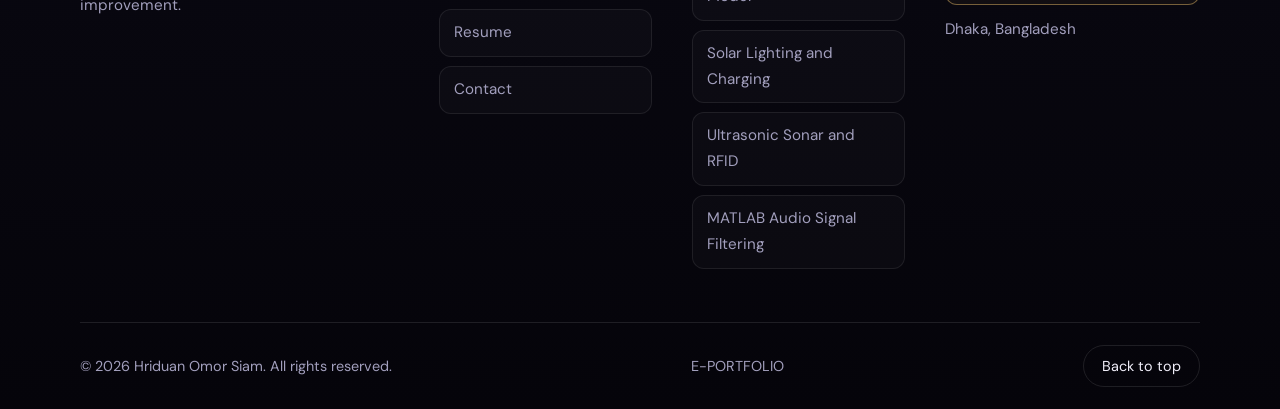
<file: contact.html>
<!DOCTYPE html>
<html lang="en">
<head>
<meta charset="UTF-8">
<meta name="viewport" content="width=device-width, initial-scale=1">
<title>Contact | Hriduan Omor Siam</title>
<meta name="description" content="E-portfolio of Hriduan Omor Siam, Final-year EEE student focused on VLSI and design verification at AIUB.">
<meta name="theme-color" content="#07060d">
<link rel="icon" href="data:image/svg+xml,%3Csvg xmlns='http://www.w3.org/2000/svg' viewBox='0 0 32 32'%3E%3Crect x='7' y='7' width='18' height='18' rx='4' fill='%238b7bff'/%3E%3C/svg%3E">
<link rel="preconnect" href="https://fonts.googleapis.com">
<link rel="preconnect" href="https://fonts.gstatic.com" crossorigin>
<link href="https://fonts.googleapis.com/css2?family=DM+Sans:wght@400;500;600&family=Outfit:wght@500;600;700&display=swap" rel="stylesheet">
<link rel="stylesheet" href="style.css">
</head>
<body id="top">
<div id="progress"></div>
<header class="nav">
<div class="wrap nav-in">
<a class="logo" href="index.html"><span class="logo-mark"><svg viewBox="0 0 32 32" width="30" height="30" aria-hidden="true"><rect x="8" y="8" width="16" height="16" rx="3" fill="rgba(139,123,255,.2)" stroke="#8b7bff" stroke-width="2"/><path d="M12 3v5M16 3v5M20 3v5M12 24v5M16 24v5M20 24v5M3 12h5M3 16h5M3 20h5M24 12h5M24 16h5M24 20h5" stroke="#f2c66d" stroke-width="2" stroke-linecap="round"/></svg></span>Siam</a>
<input type="checkbox" id="menuToggle" class="menu-check" aria-label="Open menu">
<label for="menuToggle" class="menu-btn"><span></span><span></span><span></span></label>
<nav id="menu">
<ul>
<li><a href="index.html">Home</a></li>
<li><a href="about.html">About</a></li>
<li><a href="projects.html">Projects</a></li>
<li><a href="experience.html">Experience</a></li>
<li><a href="resume.html">Resume</a></li>
<li><a href="contact.html" class="active">Contact</a></li>
</ul>
</nav>
</div>
</header>
<main>
<section class="wrap page-hero">
<h1>Contact me</h1>
<p>Send me a message or connect with me on LinkedIn. My latest CV is available here too.</p>
</section>
<section class="wrap section">
<div class="contact">
<div class="reveal">
<a class="info-link" href="mailto:hriduansiam101@gmail.com"><span class="ico">@</span><span><small>Email</small><strong>hriduansiam101@gmail.com</strong></span></a>
<a class="info-link" href="tel:+8801400729346"><span class="ico">Ph</span><span><small>Phone</small><strong>+880 140 072 9346</strong></span></a>
<a class="info-link" href="https://www.linkedin.com/in/hriduan-omor-siam-27870b363" target="_blank" rel="noopener"><span class="ico">in</span><span><small>LinkedIn</small><strong>Hriduan Omor Siam</strong></span></a>
<div class="info-link"><span class="ico">Loc</span><span><small>Location</small><strong>Dhaka, Bangladesh</strong></span></div>
<div class="card cv-card"><h3>My CV</h3><p>Download my latest CV for a closer look at my studies and project experience.</p><a class="btn primary" href="assets/Hriduan_CV.pdf" download>Download CV</a></div>
</div>
<form class="card reveal" action="https://formsubmit.co/hriduansiam101@gmail.com" method="POST">
<div class="sent-note" id="sent"><strong>Thank you!</strong> Your message was sent. I will reply to your email soon.</div>
<input type="hidden" name="_subject" value="New message from your portfolio website">
<input type="hidden" name="_template" value="table">
<input type="hidden" name="_captcha" value="false">
<input type="hidden" name="_next" value="https://hriduan.github.io/E-Portfolio_Hriduan/contact.html#sent">
<input class="hp" type="text" name="_honey" tabindex="-1" autocomplete="off" aria-hidden="true">
<label for="cName">Your name</label><input id="cName" name="Name" type="text" autocomplete="name" required>
<label for="cEmail">Your email</label><input id="cEmail" name="email" type="email" autocomplete="email" required>
<label for="cSubject">Subject</label><input id="cSubject" name="Subject" type="text" required>
<label for="cMessage">Message</label><textarea id="cMessage" name="Message" required></textarea>
<button class="btn primary" type="submit">Send message</button>
<p class="form-note">The form sends your message to my inbox. If you would rather use your email app you can <a href="mailto:hriduansiam101@gmail.com?subject=Message%20from%20your%20portfolio">write me an email</a>.</p>
</form>
</div>
</section>
</main>
<footer class="footer">
<div class="wrap">
<div class="footer-top">
<div class="footer-about">
<a class="logo" href="index.html"><span class="logo-mark"><svg viewBox="0 0 32 32" width="30" height="30" aria-hidden="true"><rect x="8" y="8" width="16" height="16" rx="3" fill="rgba(139,123,255,.2)" stroke="#8b7bff" stroke-width="2"/><path d="M12 3v5M16 3v5M20 3v5M12 24v5M16 24v5M20 24v5M3 12h5M3 16h5M3 20h5M24 12h5M24 16h5M24 20h5" stroke="#f2c66d" stroke-width="2" stroke-linecap="round"/></svg></span>Siam</a>
<p>Hriduan Omor Siam, Electrical &amp; Electronic Engineering student at AIUB. My projects connect embedded systems, automation and signal processing with a growing focus on chip design and RTL verification. I document design decisions, test ideas through simulation and practical work and use the results to guide the next improvement.</p>
</div>
<div>
<h4>Pages</h4>
<ul>
<li><a class="footer-link" href="index.html">Home</a></li>
<li><a class="footer-link" href="about.html">About</a></li>
<li><a class="footer-link" href="projects.html">Projects</a></li>
<li><a class="footer-link" href="experience.html">Experience</a></li>
<li><a class="footer-link" href="resume.html">Resume</a></li>
<li><a class="footer-link" href="contact.html">Contact</a></li>
</ul>
</div>
<div>
<h4>Projects</h4>
<ul>
<li><a class="footer-link" href="project-fsmd-controller-asic-fpga.html">ASIC and FPGA Controller</a></li>
<li><a class="footer-link" href="project-digital-voting-machine.html">NID Verified Voting Machine</a></li>
<li><a class="footer-link" href="project-smart-agriculture-model.html">Smart Farm Automation Model</a></li>
<li><a class="footer-link" href="project-solar-street-light.html">Solar Lighting and Charging</a></li>
<li><a class="footer-link" href="project-ultrasound-sonar-rfid.html">Ultrasonic Sonar and RFID</a></li>
<li><a class="footer-link" href="project-audio-signal-filtering.html">MATLAB Audio Signal Filtering</a></li>
</ul>
</div>
<div>
<h4>Get in touch</h4>
<ul>
<li><a class="footer-link" href="mailto:hriduansiam101@gmail.com">hriduansiam101@gmail.com</a></li>
<li><a class="footer-link" href="tel:+8801400729346">+880 140 072 9346</a></li>
<li><a class="footer-social" href="https://www.linkedin.com/in/hriduan-omor-siam-27870b363" target="_blank" rel="noopener"><b>in</b> LinkedIn</a></li>
<li><a class="footer-download" href="resume.html">Download CV</a></li>
<li><span style="color:var(--muted);font-size:.95rem">Dhaka, Bangladesh</span></li>
</ul>
</div>
</div>
<div class="footer-bottom">
<span>&copy; 2026 Hriduan Omor Siam. All rights reserved.</span>
<span>E-PORTFOLIO</span>
<a class="to-top" href="#top">Back to top</a>
</div>
</div>
</footer>
</body>
</html>
</file>
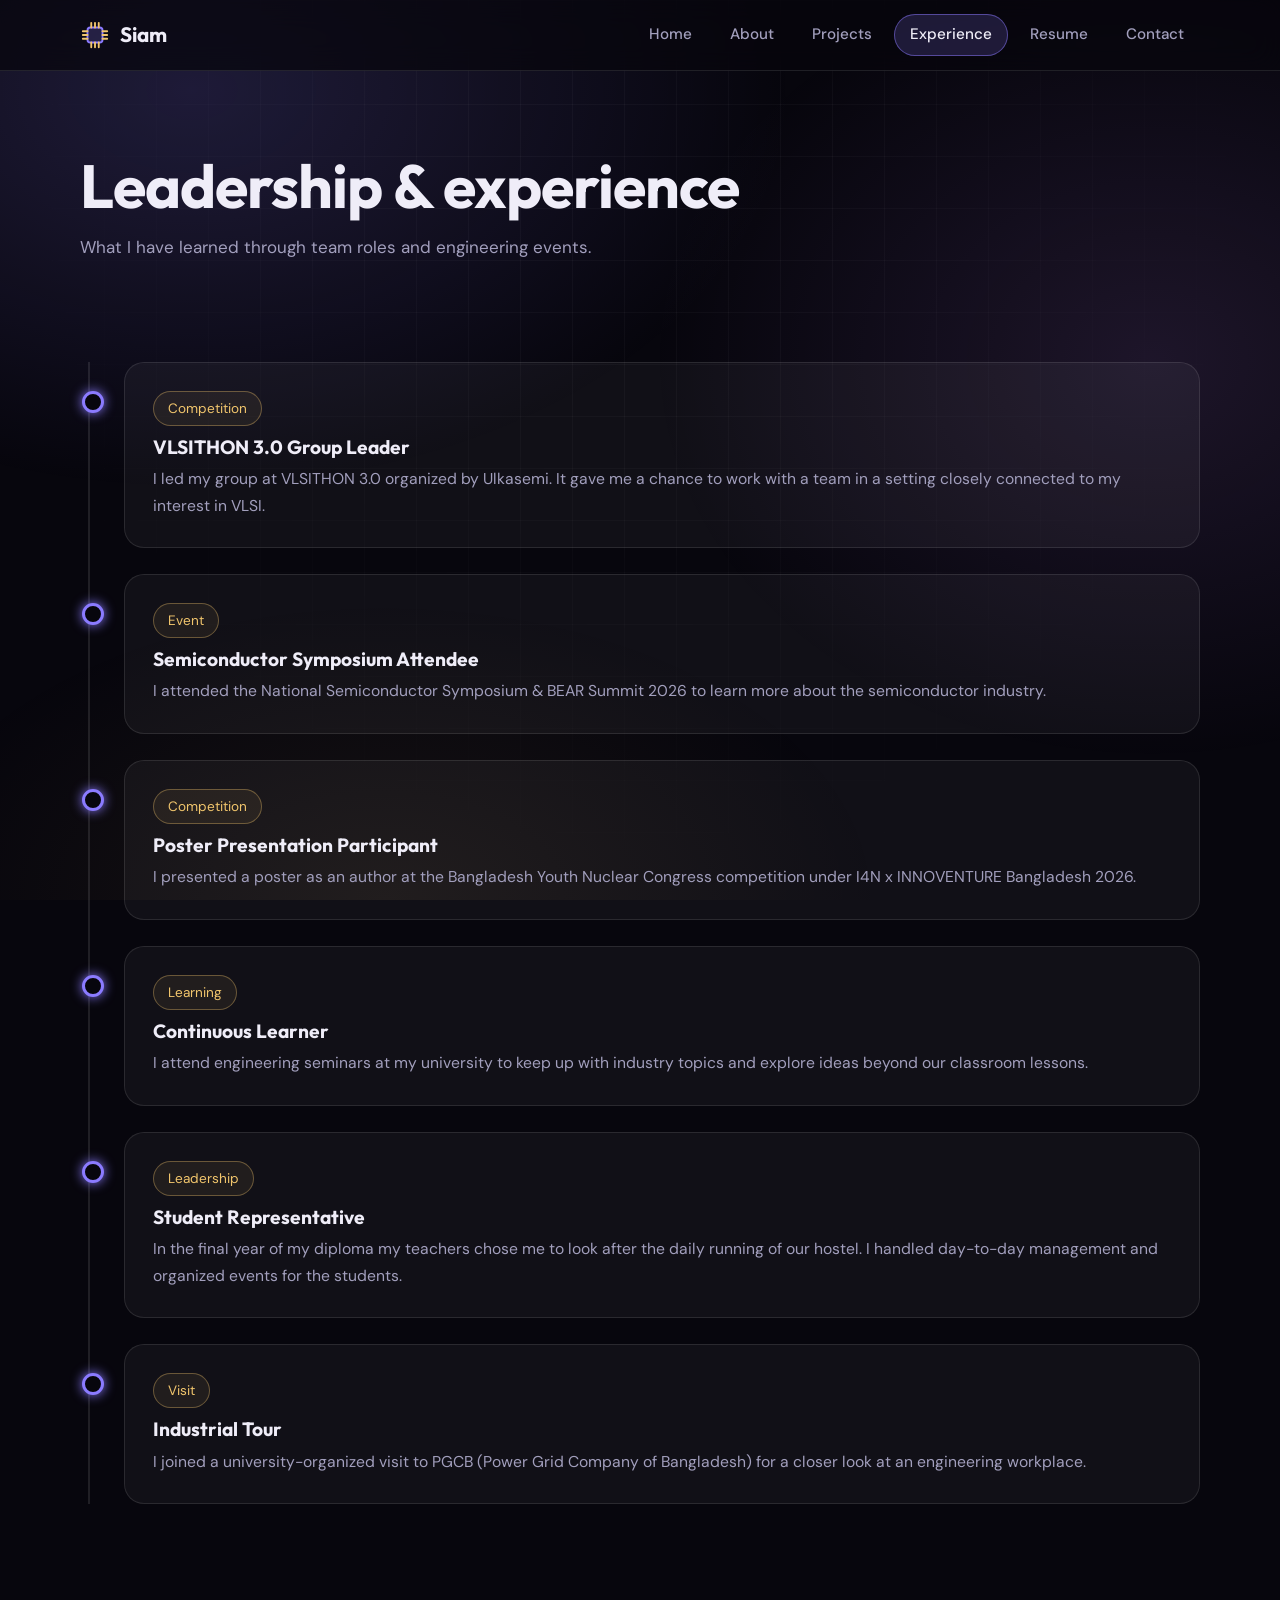
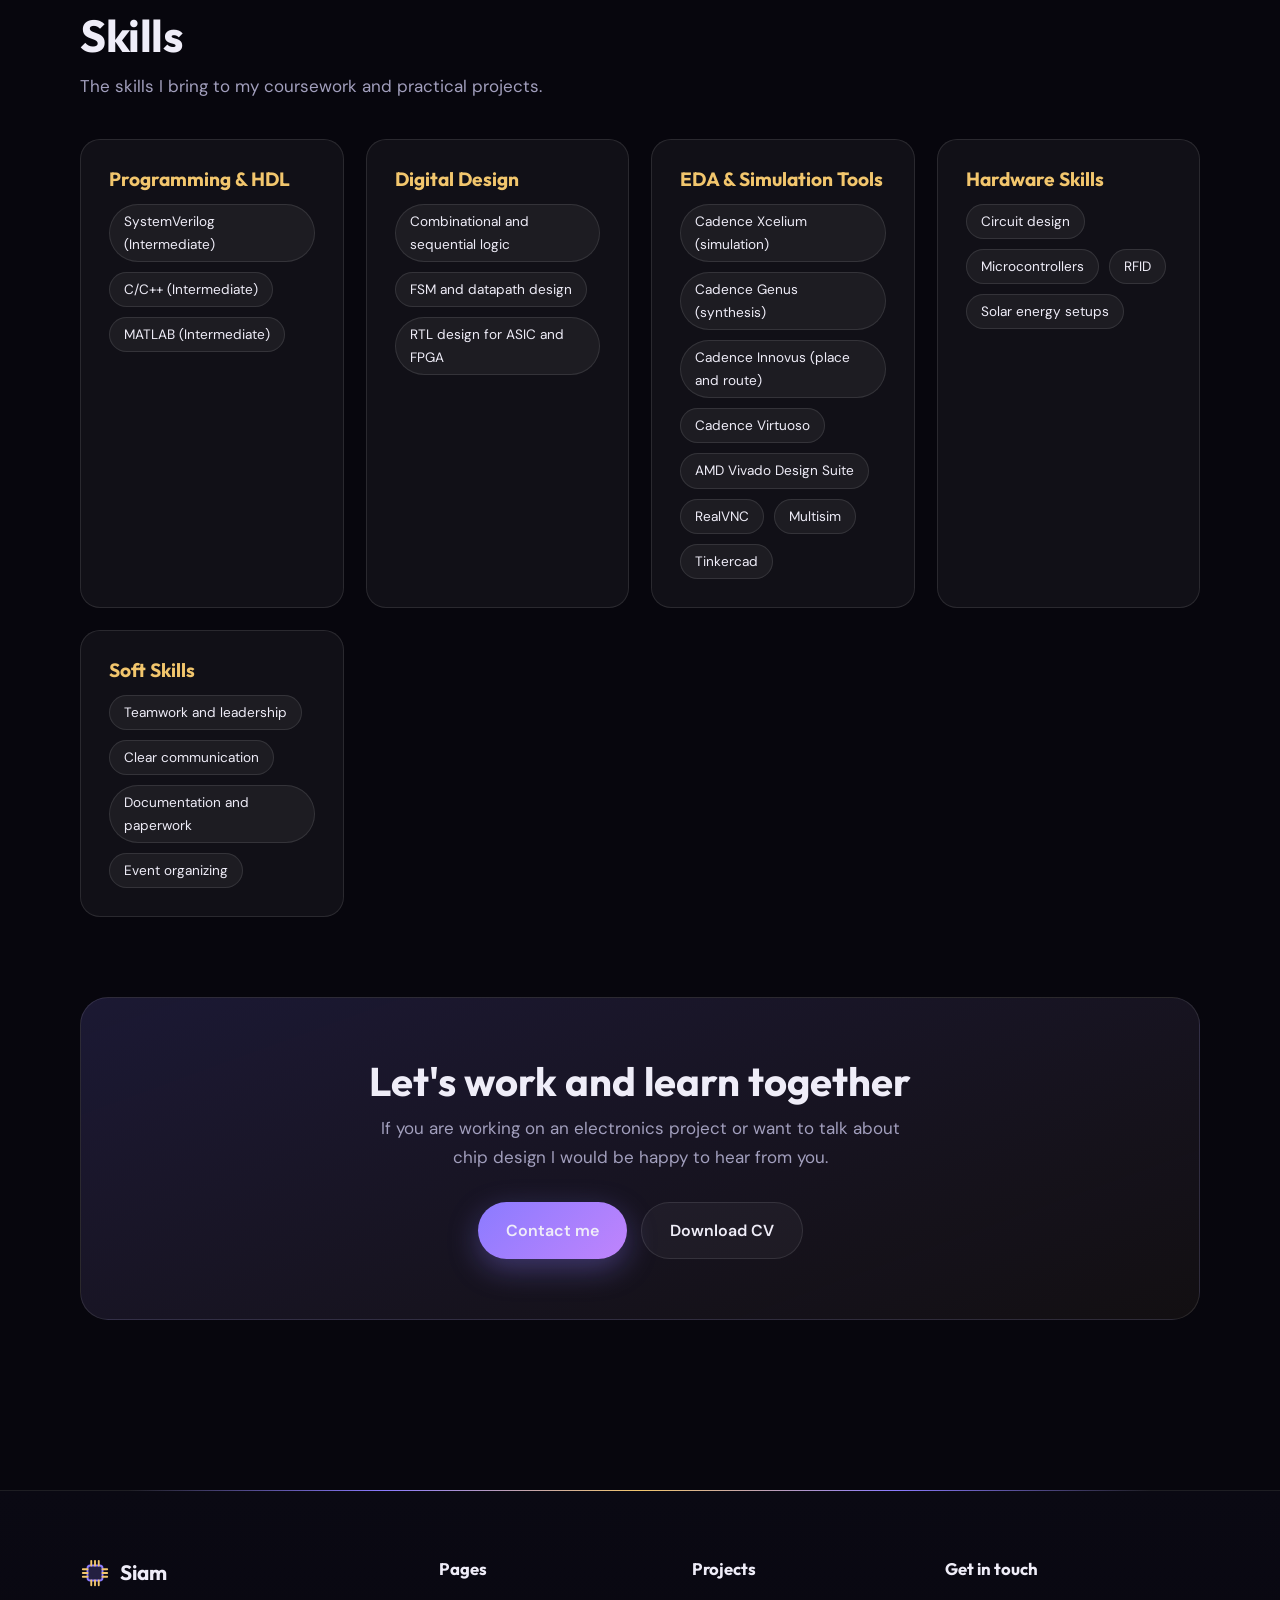
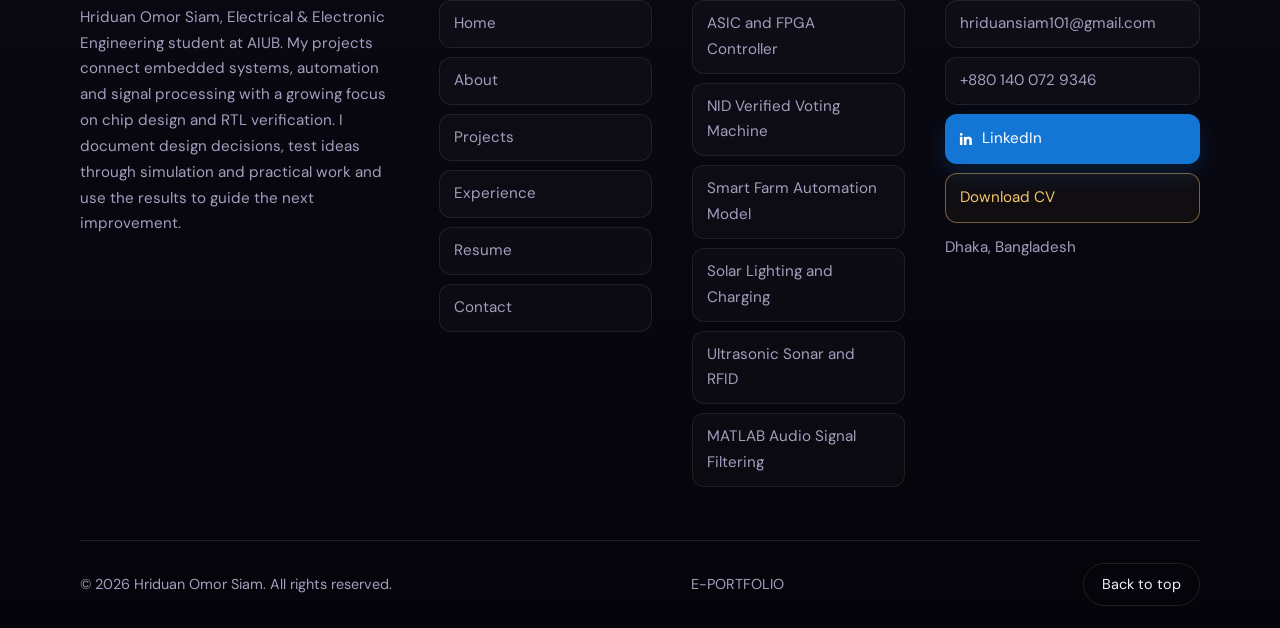
<file: experience.html>
<!DOCTYPE html>
<html lang="en">
<head>
<meta charset="UTF-8">
<meta name="viewport" content="width=device-width, initial-scale=1">
<title>Experience | Hriduan Omor Siam</title>
<meta name="description" content="E-portfolio of Hriduan Omor Siam, Final-year EEE student focused on VLSI and design verification at AIUB.">
<meta name="theme-color" content="#07060d">
<link rel="icon" href="data:image/svg+xml,%3Csvg xmlns='http://www.w3.org/2000/svg' viewBox='0 0 32 32'%3E%3Crect x='7' y='7' width='18' height='18' rx='4' fill='%238b7bff'/%3E%3C/svg%3E">
<link rel="preconnect" href="https://fonts.googleapis.com">
<link rel="preconnect" href="https://fonts.gstatic.com" crossorigin>
<link href="https://fonts.googleapis.com/css2?family=DM+Sans:wght@400;500;600&family=Outfit:wght@500;600;700&display=swap" rel="stylesheet">
<link rel="stylesheet" href="style.css">
</head>
<body id="top">
<div id="progress"></div>
<header class="nav">
<div class="wrap nav-in">
<a class="logo" href="index.html"><span class="logo-mark"><svg viewBox="0 0 32 32" width="30" height="30" aria-hidden="true"><rect x="8" y="8" width="16" height="16" rx="3" fill="rgba(139,123,255,.2)" stroke="#8b7bff" stroke-width="2"/><path d="M12 3v5M16 3v5M20 3v5M12 24v5M16 24v5M20 24v5M3 12h5M3 16h5M3 20h5M24 12h5M24 16h5M24 20h5" stroke="#f2c66d" stroke-width="2" stroke-linecap="round"/></svg></span>Siam</a>
<input type="checkbox" id="menuToggle" class="menu-check" aria-label="Open menu">
<label for="menuToggle" class="menu-btn"><span></span><span></span><span></span></label>
<nav id="menu">
<ul>
<li><a href="index.html">Home</a></li>
<li><a href="about.html">About</a></li>
<li><a href="projects.html">Projects</a></li>
<li><a href="experience.html" class="active">Experience</a></li>
<li><a href="resume.html">Resume</a></li>
<li><a href="contact.html">Contact</a></li>
</ul>
</nav>
</div>
</header>
<main>
<section class="wrap page-hero">
<h1>Leadership & experience</h1>
<p>What I have learned through team roles and engineering events.</p>
</section>
<section class="wrap section">
<div class="timeline">
<div class="card t-item reveal"><span class="tag">Competition</span><h3>VLSITHON 3.0 Group Leader</h3><p>I led my group at VLSITHON 3.0 organized by Ulkasemi. It gave me a chance to work with a team in a setting closely connected to my interest in VLSI.</p></div>
<div class="card t-item reveal"><span class="tag">Event</span><h3>Semiconductor Symposium Attendee</h3><p>I attended the National Semiconductor Symposium &amp; BEAR Summit 2026 to learn more about the semiconductor industry.</p></div>
<div class="card t-item reveal"><span class="tag">Competition</span><h3>Poster Presentation Participant</h3><p>I presented a poster as an author at the Bangladesh Youth Nuclear Congress competition under I4N x INNOVENTURE Bangladesh 2026.</p></div>
<div class="card t-item reveal"><span class="tag">Learning</span><h3>Continuous Learner</h3><p>I attend engineering seminars at my university to keep up with industry topics and explore ideas beyond our classroom lessons.</p></div>
<div class="card t-item reveal"><span class="tag">Leadership</span><h3>Student Representative</h3><p>In the final year of my diploma my teachers chose me to look after the daily running of our hostel. I handled day-to-day management and organized events for the students.</p></div>
<div class="card t-item reveal"><span class="tag">Visit</span><h3>Industrial Tour</h3><p>I joined a university-organized visit to PGCB (Power Grid Company of Bangladesh) for a closer look at an engineering workplace.</p></div>
</div>
</section>
<section class="wrap">
<div class="section-head reveal"><h2>Skills</h2><p>The skills I bring to my coursework and practical projects.</p></div>
<div class="grid">
<div class="card skill-card reveal"><h3>Programming &amp; HDL</h3><div class="tags"><span class="tag">SystemVerilog (Intermediate)</span><span class="tag">C/C++ (Intermediate)</span><span class="tag">MATLAB (Intermediate)</span></div></div>
<div class="card skill-card reveal"><h3>Digital Design</h3><div class="tags"><span class="tag">Combinational and sequential logic</span><span class="tag">FSM and datapath design</span><span class="tag">RTL design for ASIC and FPGA</span></div></div>
<div class="card skill-card reveal"><h3>EDA &amp; Simulation Tools</h3><div class="tags"><span class="tag">Cadence Xcelium (simulation)</span><span class="tag">Cadence Genus (synthesis)</span><span class="tag">Cadence Innovus (place and route)</span><span class="tag">Cadence Virtuoso</span><span class="tag">AMD Vivado Design Suite</span><span class="tag">RealVNC</span><span class="tag">Multisim</span><span class="tag">Tinkercad</span></div></div>
<div class="card skill-card reveal"><h3>Hardware Skills</h3><div class="tags"><span class="tag">Circuit design</span><span class="tag">Microcontrollers</span><span class="tag">RFID</span><span class="tag">Solar energy setups</span></div></div>
<div class="card skill-card reveal"><h3>Soft Skills</h3><div class="tags"><span class="tag">Teamwork and leadership</span><span class="tag">Clear communication</span><span class="tag">Documentation and paperwork</span><span class="tag">Event organizing</span></div></div>
</div>
</section>
<div class="section">
<section class="wrap">
<div class="cta reveal">
<h2>Let's work and learn together</h2>
<p>If you are working on an electronics project or want to talk about chip design I would be happy to hear from you.</p>
<div class="btn-row"><a class="btn primary" href="contact.html">Contact me</a><a class="btn" href="assets/Hriduan_CV.pdf" download>Download CV</a></div>
</div>
</section>
</div>
</main>
<footer class="footer">
<div class="wrap">
<div class="footer-top">
<div class="footer-about">
<a class="logo" href="index.html"><span class="logo-mark"><svg viewBox="0 0 32 32" width="30" height="30" aria-hidden="true"><rect x="8" y="8" width="16" height="16" rx="3" fill="rgba(139,123,255,.2)" stroke="#8b7bff" stroke-width="2"/><path d="M12 3v5M16 3v5M20 3v5M12 24v5M16 24v5M20 24v5M3 12h5M3 16h5M3 20h5M24 12h5M24 16h5M24 20h5" stroke="#f2c66d" stroke-width="2" stroke-linecap="round"/></svg></span>Siam</a>
<p>Hriduan Omor Siam, Electrical &amp; Electronic Engineering student at AIUB. My projects connect embedded systems, automation and signal processing with a growing focus on chip design and RTL verification. I document design decisions, test ideas through simulation and practical work and use the results to guide the next improvement.</p>
</div>
<div>
<h4>Pages</h4>
<ul>
<li><a class="footer-link" href="index.html">Home</a></li>
<li><a class="footer-link" href="about.html">About</a></li>
<li><a class="footer-link" href="projects.html">Projects</a></li>
<li><a class="footer-link" href="experience.html">Experience</a></li>
<li><a class="footer-link" href="resume.html">Resume</a></li>
<li><a class="footer-link" href="contact.html">Contact</a></li>
</ul>
</div>
<div>
<h4>Projects</h4>
<ul>
<li><a class="footer-link" href="project-fsmd-controller-asic-fpga.html">ASIC and FPGA Controller</a></li>
<li><a class="footer-link" href="project-digital-voting-machine.html">NID Verified Voting Machine</a></li>
<li><a class="footer-link" href="project-smart-agriculture-model.html">Smart Farm Automation Model</a></li>
<li><a class="footer-link" href="project-solar-street-light.html">Solar Lighting and Charging</a></li>
<li><a class="footer-link" href="project-ultrasound-sonar-rfid.html">Ultrasonic Sonar and RFID</a></li>
<li><a class="footer-link" href="project-audio-signal-filtering.html">MATLAB Audio Signal Filtering</a></li>
</ul>
</div>
<div>
<h4>Get in touch</h4>
<ul>
<li><a class="footer-link" href="mailto:hriduansiam101@gmail.com">hriduansiam101@gmail.com</a></li>
<li><a class="footer-link" href="tel:+8801400729346">+880 140 072 9346</a></li>
<li><a class="footer-social" href="https://www.linkedin.com/in/hriduan-omor-siam-27870b363" target="_blank" rel="noopener"><b>in</b> LinkedIn</a></li>
<li><a class="footer-download" href="resume.html">Download CV</a></li>
<li><span style="color:var(--muted);font-size:.95rem">Dhaka, Bangladesh</span></li>
</ul>
</div>
</div>
<div class="footer-bottom">
<span>&copy; 2026 Hriduan Omor Siam. All rights reserved.</span>
<span>E-PORTFOLIO</span>
<a class="to-top" href="#top">Back to top</a>
</div>
</div>
</footer>
</body>
</html>
</file>
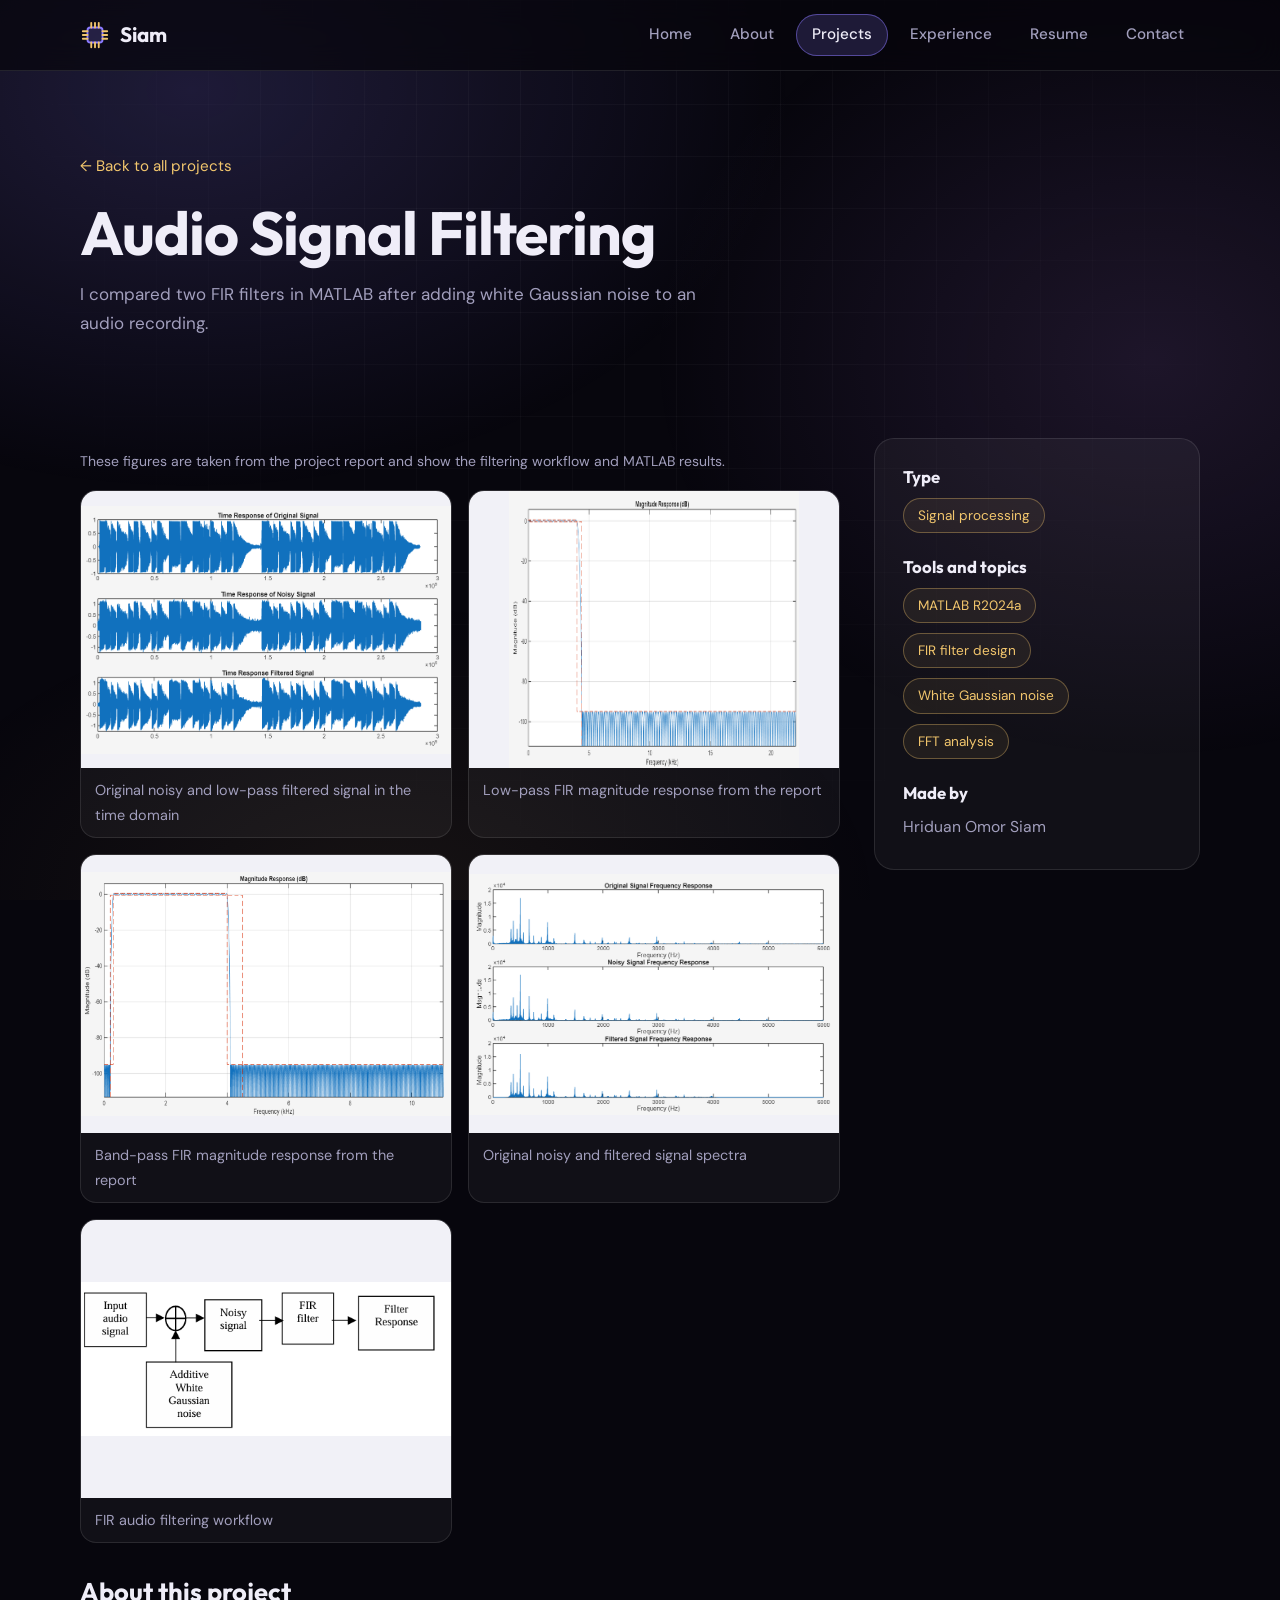
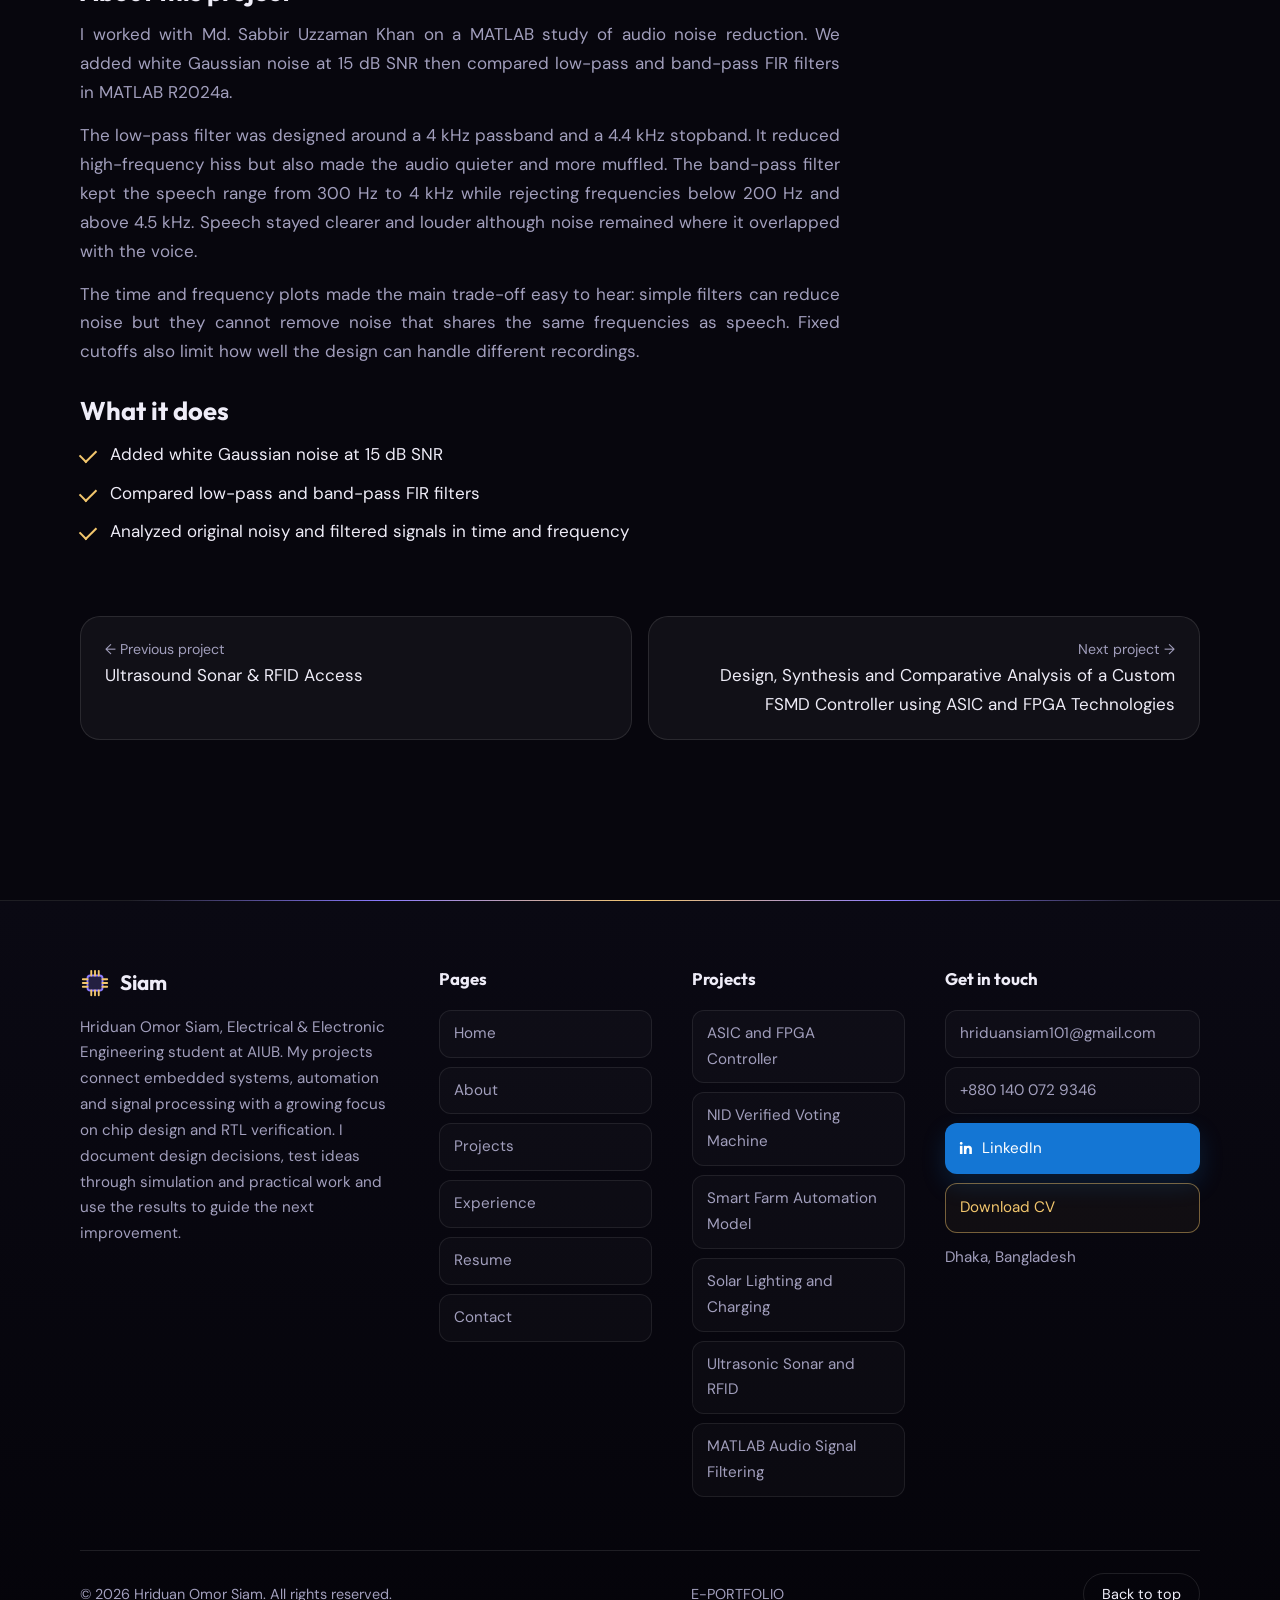
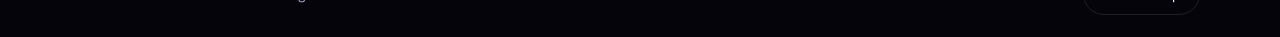
<file: project-audio-signal-filtering.html>
<!DOCTYPE html>
<html lang="en">
<head>
<meta charset="UTF-8">
<meta name="viewport" content="width=device-width, initial-scale=1">
<title>Audio Signal Filtering | Hriduan Omor Siam</title>
<meta name="description" content="E-portfolio of Hriduan Omor Siam, Final-year EEE student focused on VLSI and design verification at AIUB.">
<meta name="theme-color" content="#07060d">
<link rel="icon" href="data:image/svg+xml,%3Csvg xmlns='http://www.w3.org/2000/svg' viewBox='0 0 32 32'%3E%3Crect x='7' y='7' width='18' height='18' rx='4' fill='%238b7bff'/%3E%3C/svg%3E">
<link rel="preconnect" href="https://fonts.googleapis.com">
<link rel="preconnect" href="https://fonts.gstatic.com" crossorigin>
<link href="https://fonts.googleapis.com/css2?family=DM+Sans:wght@400;500;600&family=Outfit:wght@500;600;700&display=swap" rel="stylesheet">
<link rel="stylesheet" href="style.css">
</head>
<body id="top">
<div id="progress"></div>
<header class="nav">
<div class="wrap nav-in">
<a class="logo" href="index.html"><span class="logo-mark"><svg viewBox="0 0 32 32" width="30" height="30" aria-hidden="true"><rect x="8" y="8" width="16" height="16" rx="3" fill="rgba(139,123,255,.2)" stroke="#8b7bff" stroke-width="2"/><path d="M12 3v5M16 3v5M20 3v5M12 24v5M16 24v5M20 24v5M3 12h5M3 16h5M3 20h5M24 12h5M24 16h5M24 20h5" stroke="#f2c66d" stroke-width="2" stroke-linecap="round"/></svg></span>Siam</a>
<input type="checkbox" id="menuToggle" class="menu-check" aria-label="Open menu">
<label for="menuToggle" class="menu-btn"><span></span><span></span><span></span></label>
<nav id="menu">
<ul>
<li><a href="index.html">Home</a></li>
<li><a href="about.html">About</a></li>
<li><a href="projects.html" class="active">Projects</a></li>
<li><a href="experience.html">Experience</a></li>
<li><a href="resume.html">Resume</a></li>
<li><a href="contact.html">Contact</a></li>
</ul>
</nav>
</div>
</header>
<main>
<section class="wrap page-hero">
<a class="crumb" href="projects.html">&larr; Back to all projects</a>
<h1>Audio Signal Filtering</h1>
<p>I compared two FIR filters in MATLAB after adding white Gaussian noise to an audio recording.</p>
</section>
<section class="wrap section">
<div class="detail">
<div>
<p class="image-note">These figures are taken from the project report and show the filtering workflow and MATLAB results.</p>
<div class="gallery" id="gallery">
<figure class="reveal"><a href="#pic-0"><img src="projects/audio-signal-filtering/audio-signal-results.png" alt="Original noisy and low-pass filtered signal in the time domain" loading="lazy"><figcaption>Original noisy and low-pass filtered signal in the time domain</figcaption></a></figure>
<figure class="reveal"><a href="#pic-1"><img src="projects/audio-signal-filtering/audio-lowpass-response.png" alt="Low-pass FIR magnitude response from the report" loading="lazy"><figcaption>Low-pass FIR magnitude response from the report</figcaption></a></figure>
<figure class="reveal"><a href="#pic-2"><img src="projects/audio-signal-filtering/audio-bandpass-response.png" alt="Band-pass FIR magnitude response from the report" loading="lazy"><figcaption>Band-pass FIR magnitude response from the report</figcaption></a></figure>
<figure class="reveal"><a href="#pic-3"><img src="projects/audio-signal-filtering/audio-frequency-comparison.png" alt="Original noisy and filtered signal spectra" loading="lazy"><figcaption>Original noisy and filtered signal spectra</figcaption></a></figure>
<figure class="reveal"><a href="#pic-4"><img src="projects/audio-signal-filtering/audio-filtering-workflow.png" alt="FIR audio filtering workflow" loading="lazy"><figcaption>FIR audio filtering workflow</figcaption></a></figure>
</div>
<a class="lightbox" id="pic-0" href="#gallery"><div><img src="projects/audio-signal-filtering/audio-signal-results.png" alt=""><p>Original noisy and low-pass filtered signal in the time domain</p></div></a>
<a class="lightbox" id="pic-1" href="#gallery"><div><img src="projects/audio-signal-filtering/audio-lowpass-response.png" alt=""><p>Low-pass FIR magnitude response from the report</p></div></a>
<a class="lightbox" id="pic-2" href="#gallery"><div><img src="projects/audio-signal-filtering/audio-bandpass-response.png" alt=""><p>Band-pass FIR magnitude response from the report</p></div></a>
<a class="lightbox" id="pic-3" href="#gallery"><div><img src="projects/audio-signal-filtering/audio-frequency-comparison.png" alt=""><p>Original noisy and filtered signal spectra</p></div></a>
<a class="lightbox" id="pic-4" href="#gallery"><div><img src="projects/audio-signal-filtering/audio-filtering-workflow.png" alt=""><p>FIR audio filtering workflow</p></div></a>
<div class="text-block">
<h2>About this project</h2>
<p>I worked with Md. Sabbir Uzzaman Khan on a MATLAB study of audio noise reduction. We added white Gaussian noise at 15 dB SNR then compared low-pass and band-pass FIR filters in MATLAB R2024a.</p>
<p>The low-pass filter was designed around a 4 kHz passband and a 4.4 kHz stopband. It reduced high-frequency hiss but also made the audio quieter and more muffled. The band-pass filter kept the speech range from 300 Hz to 4 kHz while rejecting frequencies below 200 Hz and above 4.5 kHz. Speech stayed clearer and louder although noise remained where it overlapped with the voice.</p>
<p>The time and frequency plots made the main trade-off easy to hear: simple filters can reduce noise but they cannot remove noise that shares the same frequencies as speech. Fixed cutoffs also limit how well the design can handle different recordings.</p>
<h2>What it does</h2>
<ul class="check">
<li>Added white Gaussian noise at 15 dB SNR</li>
<li>Compared low-pass and band-pass FIR filters</li>
<li>Analyzed original noisy and filtered signals in time and frequency</li>
</ul>
</div>
</div>
<aside class="card side-box reveal">
<h3>Type</h3>
<div class="tags"><span class="tag">Signal processing</span></div>
<h3>Tools and topics</h3>
<div class="tags"><span class="tag">MATLAB R2024a</span><span class="tag">FIR filter design</span><span class="tag">White Gaussian noise</span><span class="tag">FFT analysis</span></div>
<h3>Made by</h3>
<p>Hriduan Omor Siam</p>
</aside>
</div>
<div class="pager">
<a href="project-ultrasound-sonar-rfid.html"><small>&larr; Previous project</small>Ultrasound Sonar &amp; RFID Access</a>
<a class="next" href="project-fsmd-controller-asic-fpga.html"><small>Next project &rarr;</small>Design, Synthesis and Comparative Analysis of a Custom FSMD Controller using ASIC and FPGA Technologies</a>
</div>
</section>
</main>
<footer class="footer">
<div class="wrap">
<div class="footer-top">
<div class="footer-about">
<a class="logo" href="index.html"><span class="logo-mark"><svg viewBox="0 0 32 32" width="30" height="30" aria-hidden="true"><rect x="8" y="8" width="16" height="16" rx="3" fill="rgba(139,123,255,.2)" stroke="#8b7bff" stroke-width="2"/><path d="M12 3v5M16 3v5M20 3v5M12 24v5M16 24v5M20 24v5M3 12h5M3 16h5M3 20h5M24 12h5M24 16h5M24 20h5" stroke="#f2c66d" stroke-width="2" stroke-linecap="round"/></svg></span>Siam</a>
<p>Hriduan Omor Siam, Electrical &amp; Electronic Engineering student at AIUB. My projects connect embedded systems, automation and signal processing with a growing focus on chip design and RTL verification. I document design decisions, test ideas through simulation and practical work and use the results to guide the next improvement.</p>
</div>
<div>
<h4>Pages</h4>
<ul>
<li><a class="footer-link" href="index.html">Home</a></li>
<li><a class="footer-link" href="about.html">About</a></li>
<li><a class="footer-link" href="projects.html">Projects</a></li>
<li><a class="footer-link" href="experience.html">Experience</a></li>
<li><a class="footer-link" href="resume.html">Resume</a></li>
<li><a class="footer-link" href="contact.html">Contact</a></li>
</ul>
</div>
<div>
<h4>Projects</h4>
<ul>
<li><a class="footer-link" href="project-fsmd-controller-asic-fpga.html">ASIC and FPGA Controller</a></li>
<li><a class="footer-link" href="project-digital-voting-machine.html">NID Verified Voting Machine</a></li>
<li><a class="footer-link" href="project-smart-agriculture-model.html">Smart Farm Automation Model</a></li>
<li><a class="footer-link" href="project-solar-street-light.html">Solar Lighting and Charging</a></li>
<li><a class="footer-link" href="project-ultrasound-sonar-rfid.html">Ultrasonic Sonar and RFID</a></li>
<li><a class="footer-link" href="project-audio-signal-filtering.html">MATLAB Audio Signal Filtering</a></li>
</ul>
</div>
<div>
<h4>Get in touch</h4>
<ul>
<li><a class="footer-link" href="mailto:hriduansiam101@gmail.com">hriduansiam101@gmail.com</a></li>
<li><a class="footer-link" href="tel:+8801400729346">+880 140 072 9346</a></li>
<li><a class="footer-social" href="https://www.linkedin.com/in/hriduan-omor-siam-27870b363" target="_blank" rel="noopener"><b>in</b> LinkedIn</a></li>
<li><a class="footer-download" href="resume.html">Download CV</a></li>
<li><span style="color:var(--muted);font-size:.95rem">Dhaka, Bangladesh</span></li>
</ul>
</div>
</div>
<div class="footer-bottom">
<span>&copy; 2026 Hriduan Omor Siam. All rights reserved.</span>
<span>E-PORTFOLIO</span>
<a class="to-top" href="#top">Back to top</a>
</div>
</div>
</footer>
</body>
</html>
</file>
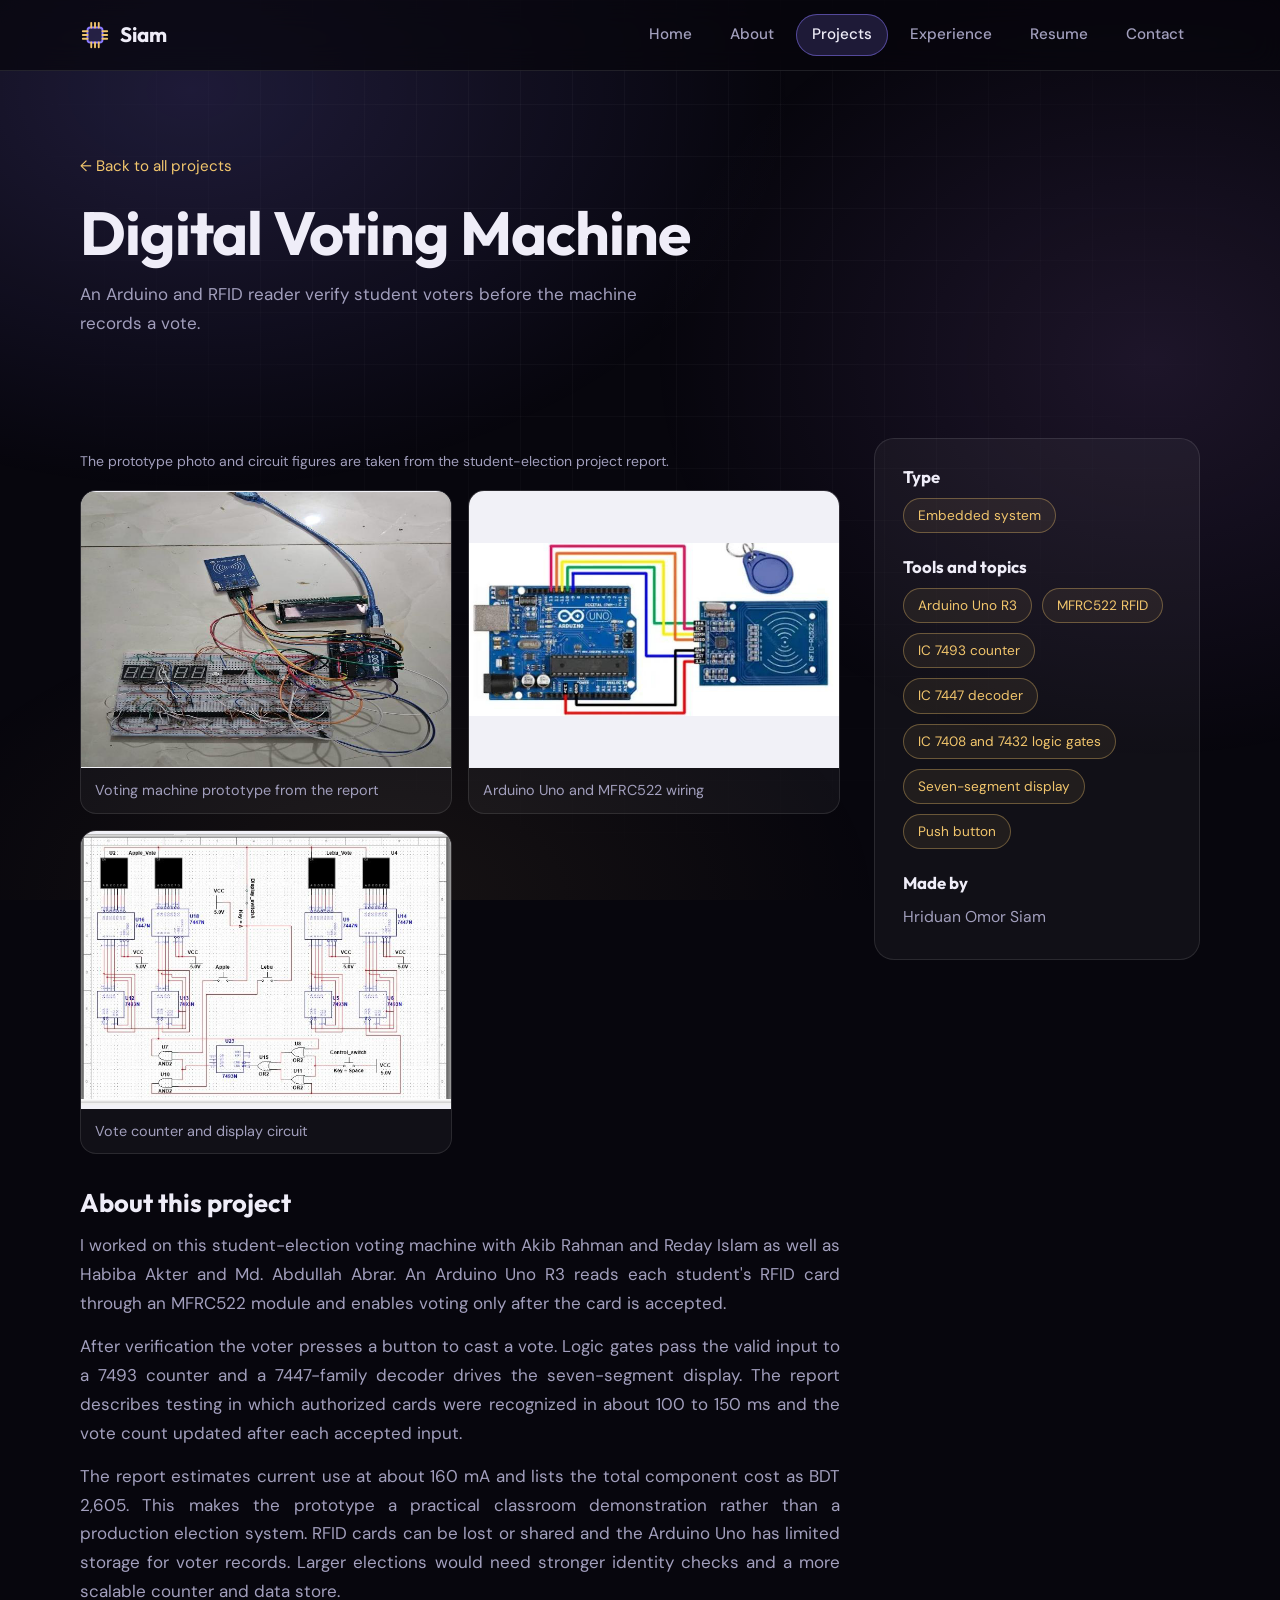
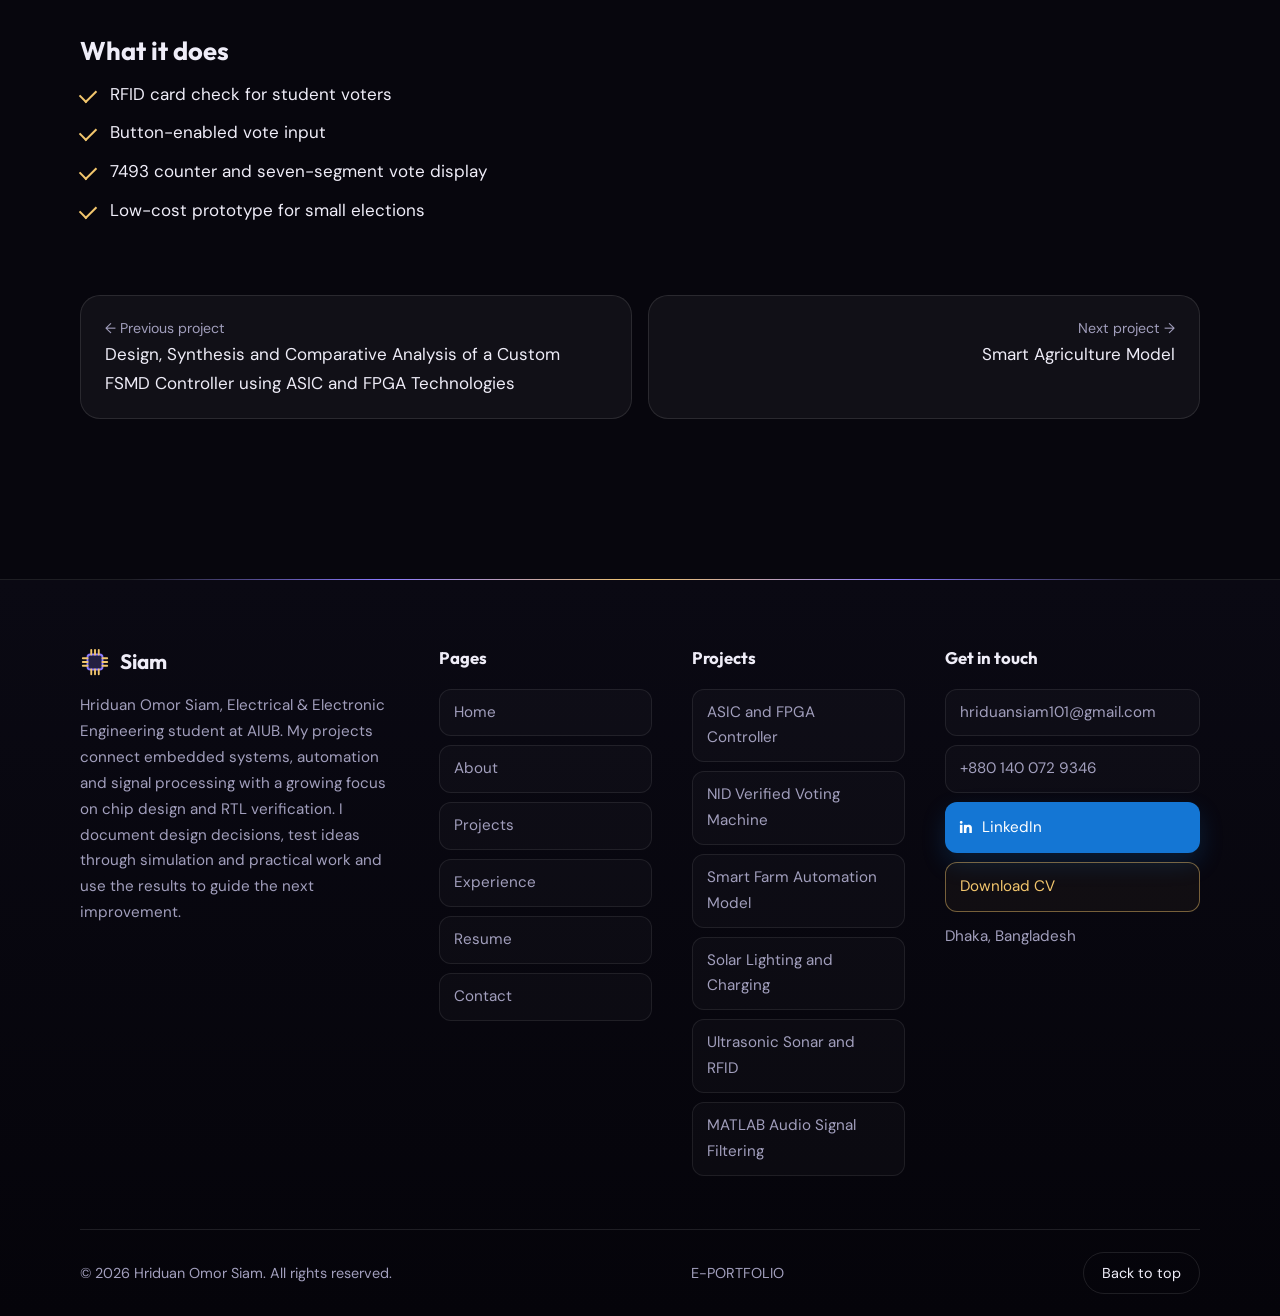
<file: project-digital-voting-machine.html>
<!DOCTYPE html>
<html lang="en">
<head>
<meta charset="UTF-8">
<meta name="viewport" content="width=device-width, initial-scale=1">
<title>Digital Voting Machine | Hriduan Omor Siam</title>
<meta name="description" content="E-portfolio of Hriduan Omor Siam, Final-year EEE student focused on VLSI and design verification at AIUB.">
<meta name="theme-color" content="#07060d">
<link rel="icon" href="data:image/svg+xml,%3Csvg xmlns='http://www.w3.org/2000/svg' viewBox='0 0 32 32'%3E%3Crect x='7' y='7' width='18' height='18' rx='4' fill='%238b7bff'/%3E%3C/svg%3E">
<link rel="preconnect" href="https://fonts.googleapis.com">
<link rel="preconnect" href="https://fonts.gstatic.com" crossorigin>
<link href="https://fonts.googleapis.com/css2?family=DM+Sans:wght@400;500;600&family=Outfit:wght@500;600;700&display=swap" rel="stylesheet">
<link rel="stylesheet" href="style.css">
</head>
<body id="top">
<div id="progress"></div>
<header class="nav">
<div class="wrap nav-in">
<a class="logo" href="index.html"><span class="logo-mark"><svg viewBox="0 0 32 32" width="30" height="30" aria-hidden="true"><rect x="8" y="8" width="16" height="16" rx="3" fill="rgba(139,123,255,.2)" stroke="#8b7bff" stroke-width="2"/><path d="M12 3v5M16 3v5M20 3v5M12 24v5M16 24v5M20 24v5M3 12h5M3 16h5M3 20h5M24 12h5M24 16h5M24 20h5" stroke="#f2c66d" stroke-width="2" stroke-linecap="round"/></svg></span>Siam</a>
<input type="checkbox" id="menuToggle" class="menu-check" aria-label="Open menu">
<label for="menuToggle" class="menu-btn"><span></span><span></span><span></span></label>
<nav id="menu">
<ul>
<li><a href="index.html">Home</a></li>
<li><a href="about.html">About</a></li>
<li><a href="projects.html" class="active">Projects</a></li>
<li><a href="experience.html">Experience</a></li>
<li><a href="resume.html">Resume</a></li>
<li><a href="contact.html">Contact</a></li>
</ul>
</nav>
</div>
</header>
<main>
<section class="wrap page-hero">
<a class="crumb" href="projects.html">&larr; Back to all projects</a>
<h1>Digital Voting Machine</h1>
<p>An Arduino and RFID reader verify student voters before the machine records a vote.</p>
</section>
<section class="wrap section">
<div class="detail">
<div>
<p class="image-note">The prototype photo and circuit figures are taken from the student-election project report.</p>
<div class="gallery" id="gallery">
<figure class="reveal"><a href="#pic-0"><img src="projects/digital-voting-machine/voting-machine-prototype.png" alt="Voting machine prototype from the report" loading="lazy"><figcaption>Voting machine prototype from the report</figcaption></a></figure>
<figure class="reveal"><a href="#pic-1"><img src="projects/digital-voting-machine/voting-machine-rfid-wiring.png" alt="Arduino Uno and MFRC522 wiring" loading="lazy"><figcaption>Arduino Uno and MFRC522 wiring</figcaption></a></figure>
<figure class="reveal"><a href="#pic-2"><img src="projects/digital-voting-machine/voting-machine-vote-counter-schematic.png" alt="Vote counter and display circuit" loading="lazy"><figcaption>Vote counter and display circuit</figcaption></a></figure>
</div>
<a class="lightbox" id="pic-0" href="#gallery"><div><img src="projects/digital-voting-machine/voting-machine-prototype.png" alt=""><p>Voting machine prototype from the report</p></div></a>
<a class="lightbox" id="pic-1" href="#gallery"><div><img src="projects/digital-voting-machine/voting-machine-rfid-wiring.png" alt=""><p>Arduino Uno and MFRC522 wiring</p></div></a>
<a class="lightbox" id="pic-2" href="#gallery"><div><img src="projects/digital-voting-machine/voting-machine-vote-counter-schematic.png" alt=""><p>Vote counter and display circuit</p></div></a>
<div class="text-block">
<h2>About this project</h2>
<p>I worked on this student-election voting machine with Akib Rahman and Reday Islam as well as Habiba Akter and Md. Abdullah Abrar. An Arduino Uno R3 reads each student's RFID card through an MFRC522 module and enables voting only after the card is accepted.</p>
<p>After verification the voter presses a button to cast a vote. Logic gates pass the valid input to a 7493 counter and a 7447-family decoder drives the seven-segment display. The report describes testing in which authorized cards were recognized in about 100 to 150 ms and the vote count updated after each accepted input.</p>
<p>The report estimates current use at about 160 mA and lists the total component cost as BDT 2,605. This makes the prototype a practical classroom demonstration rather than a production election system. RFID cards can be lost or shared and the Arduino Uno has limited storage for voter records. Larger elections would need stronger identity checks and a more scalable counter and data store.</p>
<h2>What it does</h2>
<ul class="check">
<li>RFID card check for student voters</li>
<li>Button-enabled vote input</li>
<li>7493 counter and seven-segment vote display</li>
<li>Low-cost prototype for small elections</li>
</ul>
</div>
</div>
<aside class="card side-box reveal">
<h3>Type</h3>
<div class="tags"><span class="tag">Embedded system</span></div>
<h3>Tools and topics</h3>
<div class="tags"><span class="tag">Arduino Uno R3</span><span class="tag">MFRC522 RFID</span><span class="tag">IC 7493 counter</span><span class="tag">IC 7447 decoder</span><span class="tag">IC 7408 and 7432 logic gates</span><span class="tag">Seven-segment display</span><span class="tag">Push button</span></div>
<h3>Made by</h3>
<p>Hriduan Omor Siam</p>
</aside>
</div>
<div class="pager">
<a href="project-fsmd-controller-asic-fpga.html"><small>&larr; Previous project</small>Design, Synthesis and Comparative Analysis of a Custom FSMD Controller using ASIC and FPGA Technologies</a>
<a class="next" href="project-smart-agriculture-model.html"><small>Next project &rarr;</small>Smart Agriculture Model</a>
</div>
</section>
</main>
<footer class="footer">
<div class="wrap">
<div class="footer-top">
<div class="footer-about">
<a class="logo" href="index.html"><span class="logo-mark"><svg viewBox="0 0 32 32" width="30" height="30" aria-hidden="true"><rect x="8" y="8" width="16" height="16" rx="3" fill="rgba(139,123,255,.2)" stroke="#8b7bff" stroke-width="2"/><path d="M12 3v5M16 3v5M20 3v5M12 24v5M16 24v5M20 24v5M3 12h5M3 16h5M3 20h5M24 12h5M24 16h5M24 20h5" stroke="#f2c66d" stroke-width="2" stroke-linecap="round"/></svg></span>Siam</a>
<p>Hriduan Omor Siam, Electrical &amp; Electronic Engineering student at AIUB. My projects connect embedded systems, automation and signal processing with a growing focus on chip design and RTL verification. I document design decisions, test ideas through simulation and practical work and use the results to guide the next improvement.</p>
</div>
<div>
<h4>Pages</h4>
<ul>
<li><a class="footer-link" href="index.html">Home</a></li>
<li><a class="footer-link" href="about.html">About</a></li>
<li><a class="footer-link" href="projects.html">Projects</a></li>
<li><a class="footer-link" href="experience.html">Experience</a></li>
<li><a class="footer-link" href="resume.html">Resume</a></li>
<li><a class="footer-link" href="contact.html">Contact</a></li>
</ul>
</div>
<div>
<h4>Projects</h4>
<ul>
<li><a class="footer-link" href="project-fsmd-controller-asic-fpga.html">ASIC and FPGA Controller</a></li>
<li><a class="footer-link" href="project-digital-voting-machine.html">NID Verified Voting Machine</a></li>
<li><a class="footer-link" href="project-smart-agriculture-model.html">Smart Farm Automation Model</a></li>
<li><a class="footer-link" href="project-solar-street-light.html">Solar Lighting and Charging</a></li>
<li><a class="footer-link" href="project-ultrasound-sonar-rfid.html">Ultrasonic Sonar and RFID</a></li>
<li><a class="footer-link" href="project-audio-signal-filtering.html">MATLAB Audio Signal Filtering</a></li>
</ul>
</div>
<div>
<h4>Get in touch</h4>
<ul>
<li><a class="footer-link" href="mailto:hriduansiam101@gmail.com">hriduansiam101@gmail.com</a></li>
<li><a class="footer-link" href="tel:+8801400729346">+880 140 072 9346</a></li>
<li><a class="footer-social" href="https://www.linkedin.com/in/hriduan-omor-siam-27870b363" target="_blank" rel="noopener"><b>in</b> LinkedIn</a></li>
<li><a class="footer-download" href="resume.html">Download CV</a></li>
<li><span style="color:var(--muted);font-size:.95rem">Dhaka, Bangladesh</span></li>
</ul>
</div>
</div>
<div class="footer-bottom">
<span>&copy; 2026 Hriduan Omor Siam. All rights reserved.</span>
<span>E-PORTFOLIO</span>
<a class="to-top" href="#top">Back to top</a>
</div>
</div>
</footer>
</body>
</html>
</file>
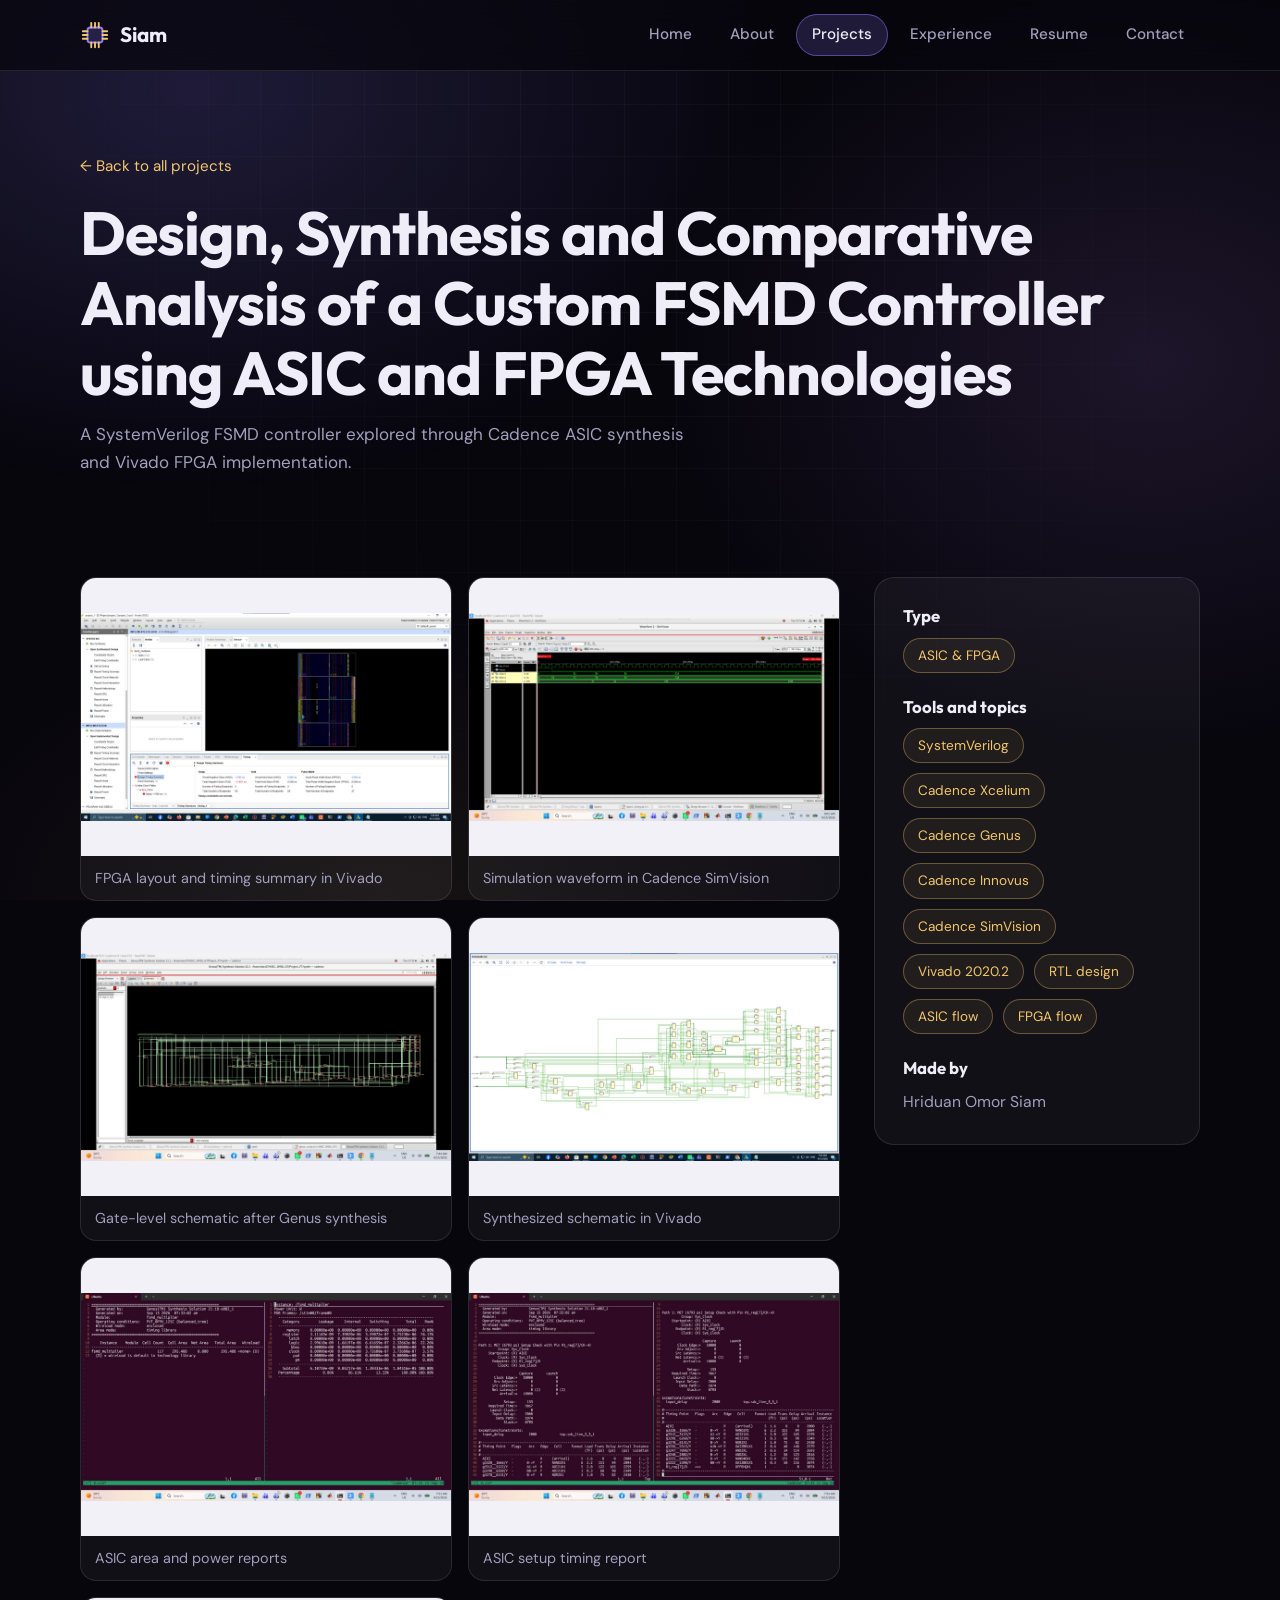
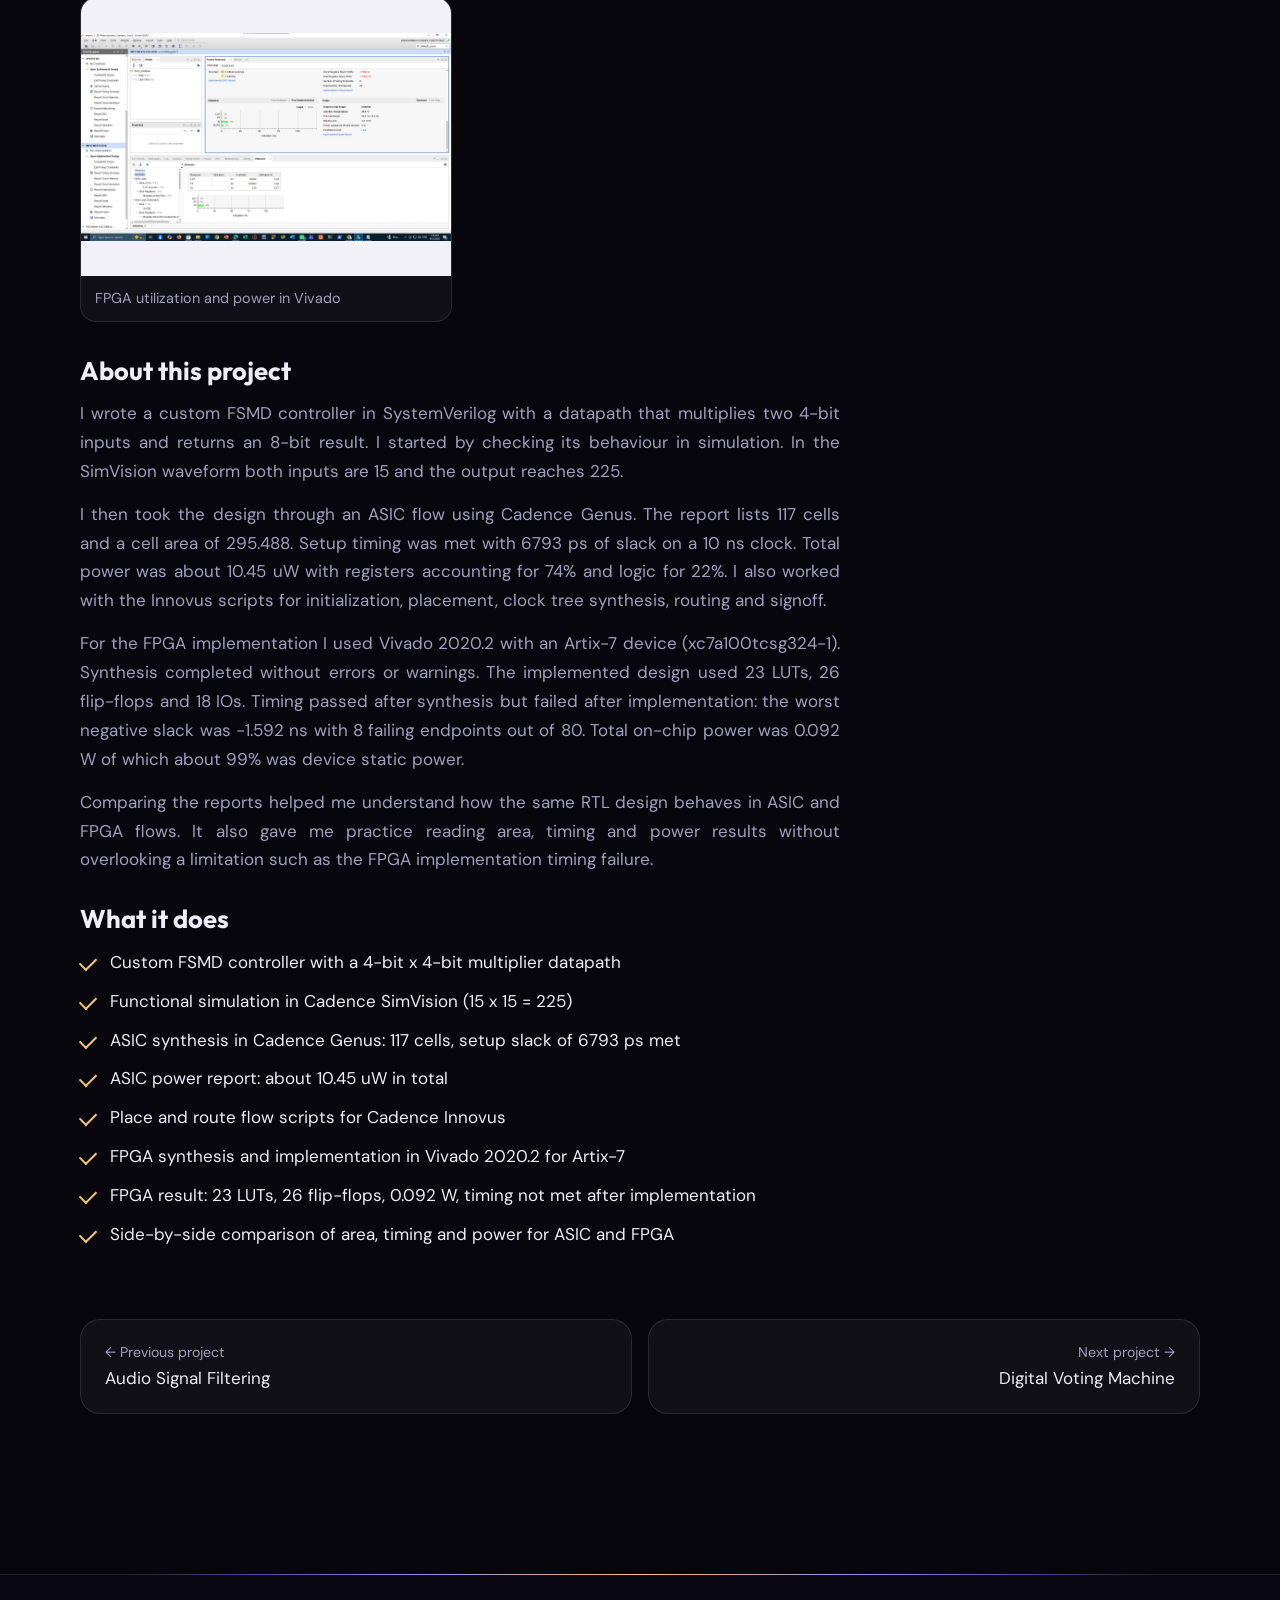
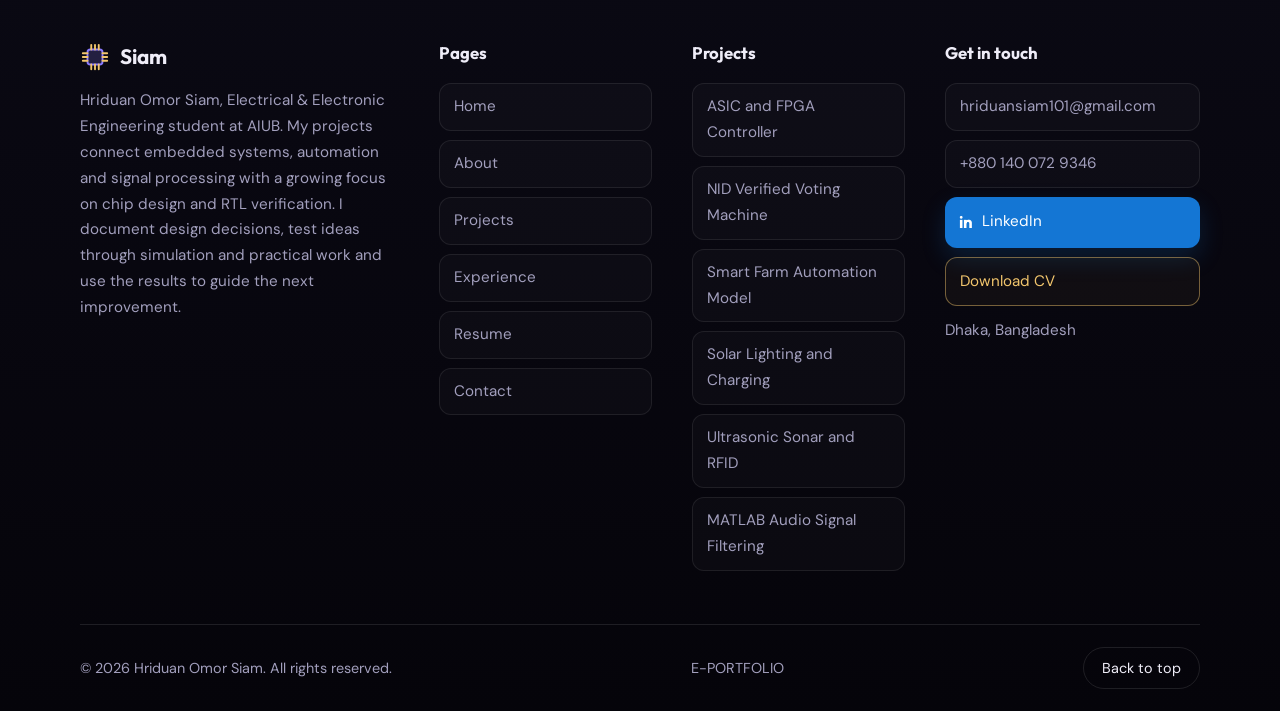
<file: project-fsmd-controller-asic-fpga.html>
<!DOCTYPE html>
<html lang="en">
<head>
<meta charset="UTF-8">
<meta name="viewport" content="width=device-width, initial-scale=1">
<title>Design, Synthesis and Comparative Analysis of a Custom FSMD Controller using ASIC and FPGA Technologies | Hriduan Omor Siam</title>
<meta name="description" content="E-portfolio of Hriduan Omor Siam, Final-year EEE student focused on VLSI and design verification at AIUB.">
<meta name="theme-color" content="#07060d">
<link rel="icon" href="data:image/svg+xml,%3Csvg xmlns='http://www.w3.org/2000/svg' viewBox='0 0 32 32'%3E%3Crect x='7' y='7' width='18' height='18' rx='4' fill='%238b7bff'/%3E%3C/svg%3E">
<link rel="preconnect" href="https://fonts.googleapis.com">
<link rel="preconnect" href="https://fonts.gstatic.com" crossorigin>
<link href="https://fonts.googleapis.com/css2?family=DM+Sans:wght@400;500;600&family=Outfit:wght@500;600;700&display=swap" rel="stylesheet">
<link rel="stylesheet" href="style.css">
</head>
<body id="top">
<div id="progress"></div>
<header class="nav">
<div class="wrap nav-in">
<a class="logo" href="index.html"><span class="logo-mark"><svg viewBox="0 0 32 32" width="30" height="30" aria-hidden="true"><rect x="8" y="8" width="16" height="16" rx="3" fill="rgba(139,123,255,.2)" stroke="#8b7bff" stroke-width="2"/><path d="M12 3v5M16 3v5M20 3v5M12 24v5M16 24v5M20 24v5M3 12h5M3 16h5M3 20h5M24 12h5M24 16h5M24 20h5" stroke="#f2c66d" stroke-width="2" stroke-linecap="round"/></svg></span>Siam</a>
<input type="checkbox" id="menuToggle" class="menu-check" aria-label="Open menu">
<label for="menuToggle" class="menu-btn"><span></span><span></span><span></span></label>
<nav id="menu">
<ul>
<li><a href="index.html">Home</a></li>
<li><a href="about.html">About</a></li>
<li><a href="projects.html" class="active">Projects</a></li>
<li><a href="experience.html">Experience</a></li>
<li><a href="resume.html">Resume</a></li>
<li><a href="contact.html">Contact</a></li>
</ul>
</nav>
</div>
</header>
<main>
<section class="wrap page-hero">
<a class="crumb" href="projects.html">&larr; Back to all projects</a>
<h1>Design, Synthesis and Comparative Analysis of a Custom FSMD Controller using ASIC and FPGA Technologies</h1>
<p>A SystemVerilog FSMD controller explored through Cadence ASIC synthesis and Vivado FPGA implementation.</p>
</section>
<section class="wrap section">
<div class="detail">
<div>
<div class="gallery" id="gallery">
<figure class="reveal"><a href="#pic-0"><img src="projects/fsmd-controller-asic-fpga/fsmd-fpga-layout.jpg" alt="FPGA layout and timing summary in Vivado" loading="lazy"><figcaption>FPGA layout and timing summary in Vivado</figcaption></a></figure>
<figure class="reveal"><a href="#pic-1"><img src="projects/fsmd-controller-asic-fpga/fsmd-simulation-waveform.jpg" alt="Simulation waveform in Cadence SimVision" loading="lazy"><figcaption>Simulation waveform in Cadence SimVision</figcaption></a></figure>
<figure class="reveal"><a href="#pic-2"><img src="projects/fsmd-controller-asic-fpga/fsmd-genus-schematic.jpg" alt="Gate-level schematic after Genus synthesis" loading="lazy"><figcaption>Gate-level schematic after Genus synthesis</figcaption></a></figure>
<figure class="reveal"><a href="#pic-3"><img src="projects/fsmd-controller-asic-fpga/fsmd-vivado-schematic.jpg" alt="Synthesized schematic in Vivado" loading="lazy"><figcaption>Synthesized schematic in Vivado</figcaption></a></figure>
<figure class="reveal"><a href="#pic-4"><img src="projects/fsmd-controller-asic-fpga/fsmd-genus-area-power.jpg" alt="ASIC area and power reports" loading="lazy"><figcaption>ASIC area and power reports</figcaption></a></figure>
<figure class="reveal"><a href="#pic-5"><img src="projects/fsmd-controller-asic-fpga/fsmd-genus-timing.jpg" alt="ASIC setup timing report" loading="lazy"><figcaption>ASIC setup timing report</figcaption></a></figure>
<figure class="reveal"><a href="#pic-6"><img src="projects/fsmd-controller-asic-fpga/fsmd-vivado-utilization.jpg" alt="FPGA utilization and power in Vivado" loading="lazy"><figcaption>FPGA utilization and power in Vivado</figcaption></a></figure>
</div>
<a class="lightbox" id="pic-0" href="#gallery"><div><img src="projects/fsmd-controller-asic-fpga/fsmd-fpga-layout.jpg" alt=""><p>FPGA layout and timing summary in Vivado</p></div></a>
<a class="lightbox" id="pic-1" href="#gallery"><div><img src="projects/fsmd-controller-asic-fpga/fsmd-simulation-waveform.jpg" alt=""><p>Simulation waveform in Cadence SimVision</p></div></a>
<a class="lightbox" id="pic-2" href="#gallery"><div><img src="projects/fsmd-controller-asic-fpga/fsmd-genus-schematic.jpg" alt=""><p>Gate-level schematic after Genus synthesis</p></div></a>
<a class="lightbox" id="pic-3" href="#gallery"><div><img src="projects/fsmd-controller-asic-fpga/fsmd-vivado-schematic.jpg" alt=""><p>Synthesized schematic in Vivado</p></div></a>
<a class="lightbox" id="pic-4" href="#gallery"><div><img src="projects/fsmd-controller-asic-fpga/fsmd-genus-area-power.jpg" alt=""><p>ASIC area and power reports</p></div></a>
<a class="lightbox" id="pic-5" href="#gallery"><div><img src="projects/fsmd-controller-asic-fpga/fsmd-genus-timing.jpg" alt=""><p>ASIC setup timing report</p></div></a>
<a class="lightbox" id="pic-6" href="#gallery"><div><img src="projects/fsmd-controller-asic-fpga/fsmd-vivado-utilization.jpg" alt=""><p>FPGA utilization and power in Vivado</p></div></a>
<div class="text-block">
<h2>About this project</h2>
<p>I wrote a custom FSMD controller in SystemVerilog with a datapath that multiplies two 4-bit inputs and returns an 8-bit result. I started by checking its behaviour in simulation. In the SimVision waveform both inputs are 15 and the output reaches 225.</p>
<p>I then took the design through an ASIC flow using Cadence Genus. The report lists 117 cells and a cell area of 295.488. Setup timing was met with 6793 ps of slack on a 10 ns clock. Total power was about 10.45 uW with registers accounting for 74% and logic for 22%. I also worked with the Innovus scripts for initialization, placement, clock tree synthesis, routing and signoff.</p>
<p>For the FPGA implementation I used Vivado 2020.2 with an Artix-7 device (xc7a100tcsg324-1). Synthesis completed without errors or warnings. The implemented design used 23 LUTs, 26 flip-flops and 18 IOs. Timing passed after synthesis but failed after implementation: the worst negative slack was -1.592 ns with 8 failing endpoints out of 80. Total on-chip power was 0.092 W of which about 99% was device static power.</p>
<p>Comparing the reports helped me understand how the same RTL design behaves in ASIC and FPGA flows. It also gave me practice reading area, timing and power results without overlooking a limitation such as the FPGA implementation timing failure.</p>
<h2>What it does</h2>
<ul class="check">
<li>Custom FSMD controller with a 4-bit x 4-bit multiplier datapath</li>
<li>Functional simulation in Cadence SimVision (15 x 15 = 225)</li>
<li>ASIC synthesis in Cadence Genus: 117 cells, setup slack of 6793 ps met</li>
<li>ASIC power report: about 10.45 uW in total</li>
<li>Place and route flow scripts for Cadence Innovus</li>
<li>FPGA synthesis and implementation in Vivado 2020.2 for Artix-7</li>
<li>FPGA result: 23 LUTs, 26 flip-flops, 0.092 W, timing not met after implementation</li>
<li>Side-by-side comparison of area, timing and power for ASIC and FPGA</li>
</ul>
</div>
</div>
<aside class="card side-box reveal">
<h3>Type</h3>
<div class="tags"><span class="tag">ASIC &amp; FPGA</span></div>
<h3>Tools and topics</h3>
<div class="tags"><span class="tag">SystemVerilog</span><span class="tag">Cadence Xcelium</span><span class="tag">Cadence Genus</span><span class="tag">Cadence Innovus</span><span class="tag">Cadence SimVision</span><span class="tag">Vivado 2020.2</span><span class="tag">RTL design</span><span class="tag">ASIC flow</span><span class="tag">FPGA flow</span></div>
<h3>Made by</h3>
<p>Hriduan Omor Siam</p>
</aside>
</div>
<div class="pager">
<a href="project-audio-signal-filtering.html"><small>&larr; Previous project</small>Audio Signal Filtering</a>
<a class="next" href="project-digital-voting-machine.html"><small>Next project &rarr;</small>Digital Voting Machine</a>
</div>
</section>
</main>
<footer class="footer">
<div class="wrap">
<div class="footer-top">
<div class="footer-about">
<a class="logo" href="index.html"><span class="logo-mark"><svg viewBox="0 0 32 32" width="30" height="30" aria-hidden="true"><rect x="8" y="8" width="16" height="16" rx="3" fill="rgba(139,123,255,.2)" stroke="#8b7bff" stroke-width="2"/><path d="M12 3v5M16 3v5M20 3v5M12 24v5M16 24v5M20 24v5M3 12h5M3 16h5M3 20h5M24 12h5M24 16h5M24 20h5" stroke="#f2c66d" stroke-width="2" stroke-linecap="round"/></svg></span>Siam</a>
<p>Hriduan Omor Siam, Electrical &amp; Electronic Engineering student at AIUB. My projects connect embedded systems, automation and signal processing with a growing focus on chip design and RTL verification. I document design decisions, test ideas through simulation and practical work and use the results to guide the next improvement.</p>
</div>
<div>
<h4>Pages</h4>
<ul>
<li><a class="footer-link" href="index.html">Home</a></li>
<li><a class="footer-link" href="about.html">About</a></li>
<li><a class="footer-link" href="projects.html">Projects</a></li>
<li><a class="footer-link" href="experience.html">Experience</a></li>
<li><a class="footer-link" href="resume.html">Resume</a></li>
<li><a class="footer-link" href="contact.html">Contact</a></li>
</ul>
</div>
<div>
<h4>Projects</h4>
<ul>
<li><a class="footer-link" href="project-fsmd-controller-asic-fpga.html">ASIC and FPGA Controller</a></li>
<li><a class="footer-link" href="project-digital-voting-machine.html">NID Verified Voting Machine</a></li>
<li><a class="footer-link" href="project-smart-agriculture-model.html">Smart Farm Automation Model</a></li>
<li><a class="footer-link" href="project-solar-street-light.html">Solar Lighting and Charging</a></li>
<li><a class="footer-link" href="project-ultrasound-sonar-rfid.html">Ultrasonic Sonar and RFID</a></li>
<li><a class="footer-link" href="project-audio-signal-filtering.html">MATLAB Audio Signal Filtering</a></li>
</ul>
</div>
<div>
<h4>Get in touch</h4>
<ul>
<li><a class="footer-link" href="mailto:hriduansiam101@gmail.com">hriduansiam101@gmail.com</a></li>
<li><a class="footer-link" href="tel:+8801400729346">+880 140 072 9346</a></li>
<li><a class="footer-social" href="https://www.linkedin.com/in/hriduan-omor-siam-27870b363" target="_blank" rel="noopener"><b>in</b> LinkedIn</a></li>
<li><a class="footer-download" href="resume.html">Download CV</a></li>
<li><span style="color:var(--muted);font-size:.95rem">Dhaka, Bangladesh</span></li>
</ul>
</div>
</div>
<div class="footer-bottom">
<span>&copy; 2026 Hriduan Omor Siam. All rights reserved.</span>
<span>E-PORTFOLIO</span>
<a class="to-top" href="#top">Back to top</a>
</div>
</div>
</footer>
</body>
</html>
</file>
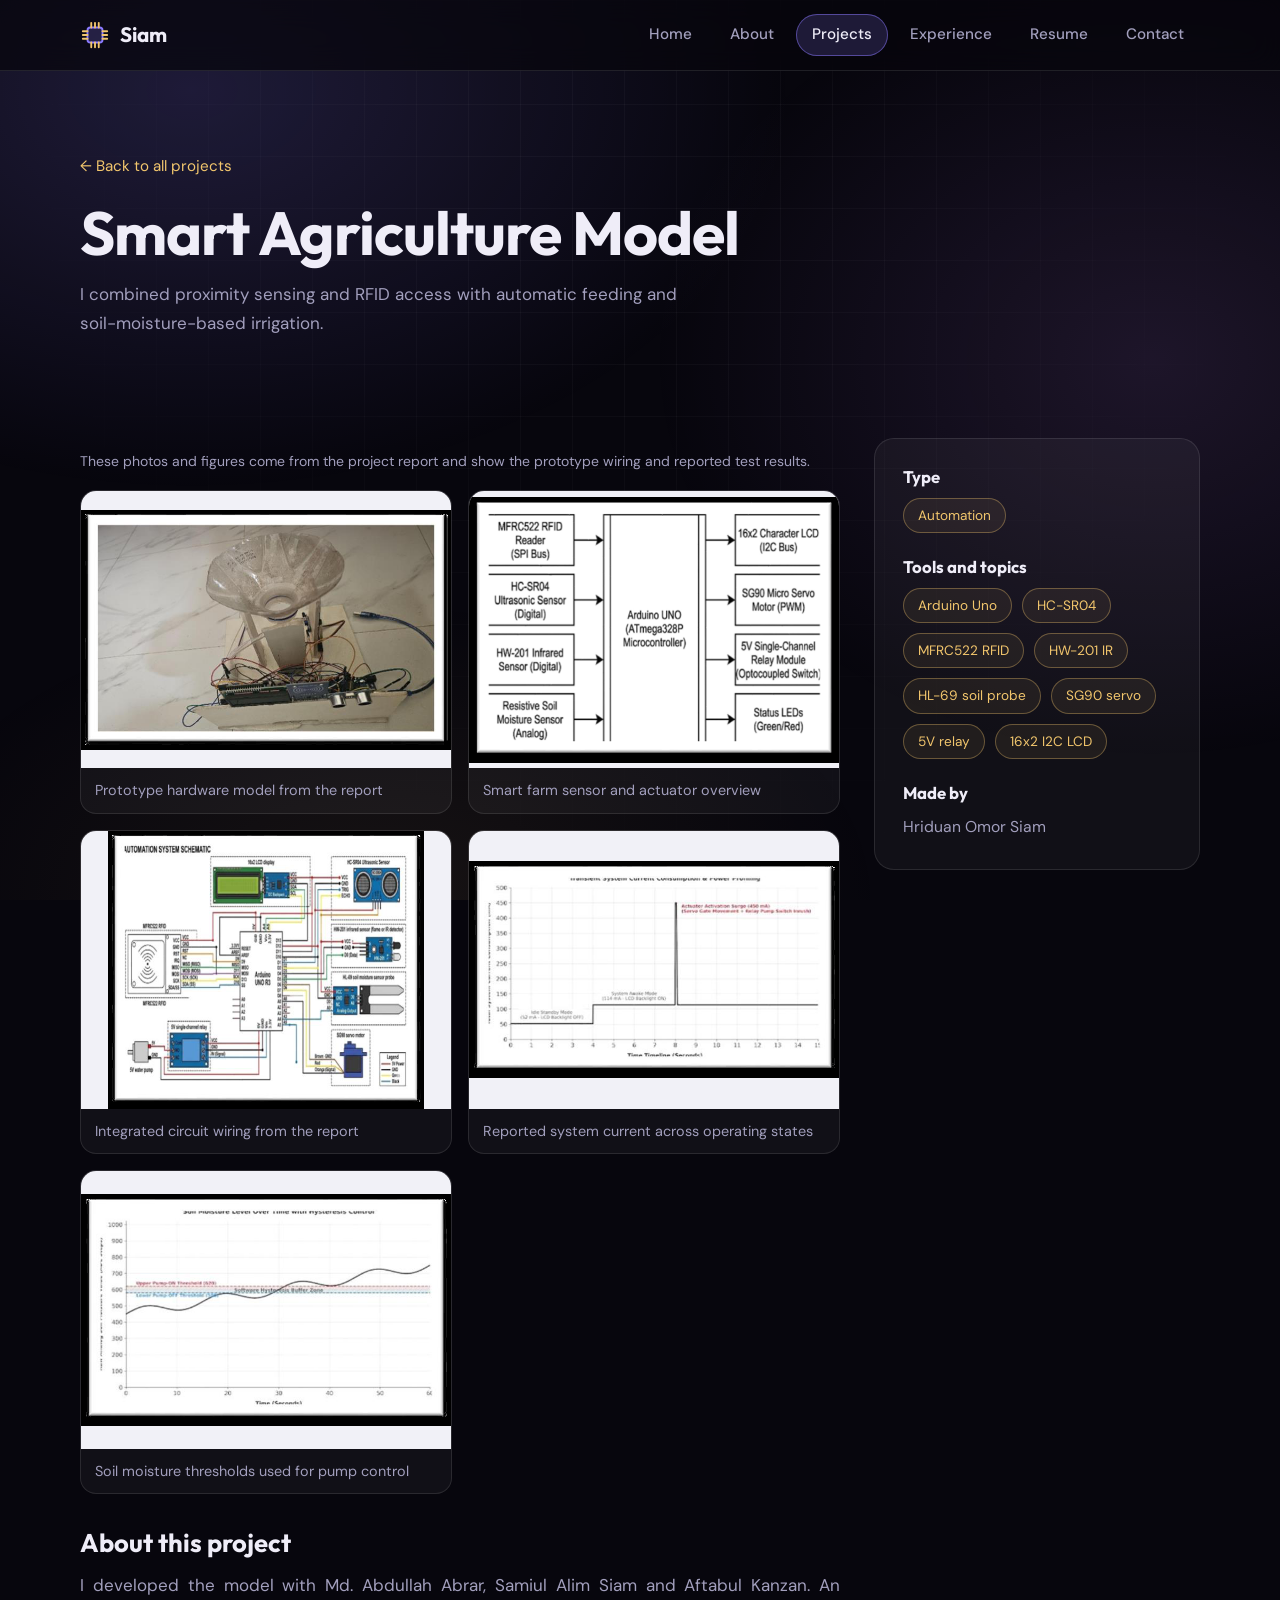
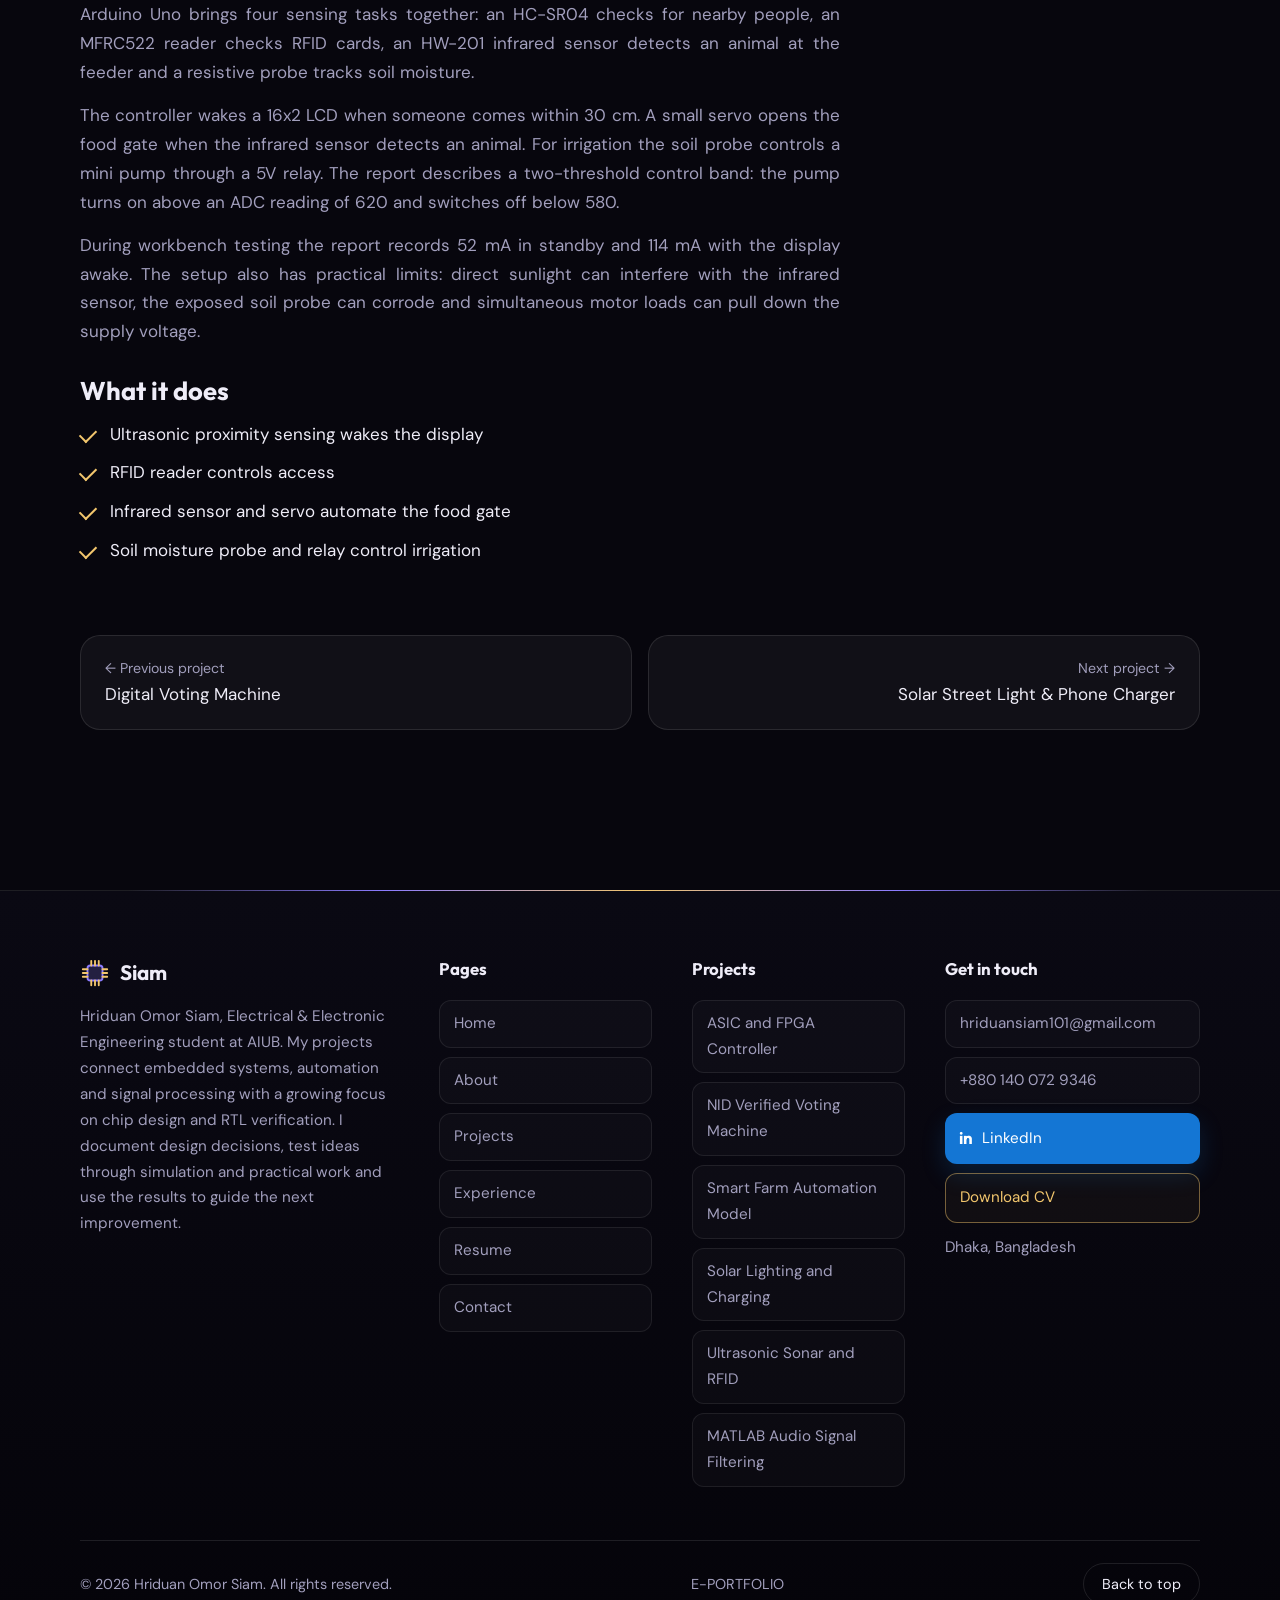
<file: project-smart-agriculture-model.html>
<!DOCTYPE html>
<html lang="en">
<head>
<meta charset="UTF-8">
<meta name="viewport" content="width=device-width, initial-scale=1">
<title>Smart Agriculture Model | Hriduan Omor Siam</title>
<meta name="description" content="E-portfolio of Hriduan Omor Siam, Final-year EEE student focused on VLSI and design verification at AIUB.">
<meta name="theme-color" content="#07060d">
<link rel="icon" href="data:image/svg+xml,%3Csvg xmlns='http://www.w3.org/2000/svg' viewBox='0 0 32 32'%3E%3Crect x='7' y='7' width='18' height='18' rx='4' fill='%238b7bff'/%3E%3C/svg%3E">
<link rel="preconnect" href="https://fonts.googleapis.com">
<link rel="preconnect" href="https://fonts.gstatic.com" crossorigin>
<link href="https://fonts.googleapis.com/css2?family=DM+Sans:wght@400;500;600&family=Outfit:wght@500;600;700&display=swap" rel="stylesheet">
<link rel="stylesheet" href="style.css">
</head>
<body id="top">
<div id="progress"></div>
<header class="nav">
<div class="wrap nav-in">
<a class="logo" href="index.html"><span class="logo-mark"><svg viewBox="0 0 32 32" width="30" height="30" aria-hidden="true"><rect x="8" y="8" width="16" height="16" rx="3" fill="rgba(139,123,255,.2)" stroke="#8b7bff" stroke-width="2"/><path d="M12 3v5M16 3v5M20 3v5M12 24v5M16 24v5M20 24v5M3 12h5M3 16h5M3 20h5M24 12h5M24 16h5M24 20h5" stroke="#f2c66d" stroke-width="2" stroke-linecap="round"/></svg></span>Siam</a>
<input type="checkbox" id="menuToggle" class="menu-check" aria-label="Open menu">
<label for="menuToggle" class="menu-btn"><span></span><span></span><span></span></label>
<nav id="menu">
<ul>
<li><a href="index.html">Home</a></li>
<li><a href="about.html">About</a></li>
<li><a href="projects.html" class="active">Projects</a></li>
<li><a href="experience.html">Experience</a></li>
<li><a href="resume.html">Resume</a></li>
<li><a href="contact.html">Contact</a></li>
</ul>
</nav>
</div>
</header>
<main>
<section class="wrap page-hero">
<a class="crumb" href="projects.html">&larr; Back to all projects</a>
<h1>Smart Agriculture Model</h1>
<p>I combined proximity sensing and RFID access with automatic feeding and soil-moisture-based irrigation.</p>
</section>
<section class="wrap section">
<div class="detail">
<div>
<p class="image-note">These photos and figures come from the project report and show the prototype wiring and reported test results.</p>
<div class="gallery" id="gallery">
<figure class="reveal"><a href="#pic-0"><img src="projects/smart-agriculture-model/smart-farm-prototype.png" alt="Prototype hardware model from the report" loading="lazy"><figcaption>Prototype hardware model from the report</figcaption></a></figure>
<figure class="reveal"><a href="#pic-1"><img src="projects/smart-agriculture-model/smart-farm-system-block-diagram.png" alt="Smart farm sensor and actuator overview" loading="lazy"><figcaption>Smart farm sensor and actuator overview</figcaption></a></figure>
<figure class="reveal"><a href="#pic-2"><img src="projects/smart-agriculture-model/smart-farm-circuit.png" alt="Integrated circuit wiring from the report" loading="lazy"><figcaption>Integrated circuit wiring from the report</figcaption></a></figure>
<figure class="reveal"><a href="#pic-3"><img src="projects/smart-agriculture-model/smart-farm-current-profile.png" alt="Reported system current across operating states" loading="lazy"><figcaption>Reported system current across operating states</figcaption></a></figure>
<figure class="reveal"><a href="#pic-4"><img src="projects/smart-agriculture-model/smart-farm-moisture-hysteresis.png" alt="Soil moisture thresholds used for pump control" loading="lazy"><figcaption>Soil moisture thresholds used for pump control</figcaption></a></figure>
</div>
<a class="lightbox" id="pic-0" href="#gallery"><div><img src="projects/smart-agriculture-model/smart-farm-prototype.png" alt=""><p>Prototype hardware model from the report</p></div></a>
<a class="lightbox" id="pic-1" href="#gallery"><div><img src="projects/smart-agriculture-model/smart-farm-system-block-diagram.png" alt=""><p>Smart farm sensor and actuator overview</p></div></a>
<a class="lightbox" id="pic-2" href="#gallery"><div><img src="projects/smart-agriculture-model/smart-farm-circuit.png" alt=""><p>Integrated circuit wiring from the report</p></div></a>
<a class="lightbox" id="pic-3" href="#gallery"><div><img src="projects/smart-agriculture-model/smart-farm-current-profile.png" alt=""><p>Reported system current across operating states</p></div></a>
<a class="lightbox" id="pic-4" href="#gallery"><div><img src="projects/smart-agriculture-model/smart-farm-moisture-hysteresis.png" alt=""><p>Soil moisture thresholds used for pump control</p></div></a>
<div class="text-block">
<h2>About this project</h2>
<p>I developed the model with Md. Abdullah Abrar, Samiul Alim Siam and Aftabul Kanzan. An Arduino Uno brings four sensing tasks together: an HC-SR04 checks for nearby people, an MFRC522 reader checks RFID cards, an HW-201 infrared sensor detects an animal at the feeder and a resistive probe tracks soil moisture.</p>
<p>The controller wakes a 16x2 LCD when someone comes within 30 cm. A small servo opens the food gate when the infrared sensor detects an animal. For irrigation the soil probe controls a mini pump through a 5V relay. The report describes a two-threshold control band: the pump turns on above an ADC reading of 620 and switches off below 580.</p>
<p>During workbench testing the report records 52 mA in standby and 114 mA with the display awake. The setup also has practical limits: direct sunlight can interfere with the infrared sensor, the exposed soil probe can corrode and simultaneous motor loads can pull down the supply voltage.</p>
<h2>What it does</h2>
<ul class="check">
<li>Ultrasonic proximity sensing wakes the display</li>
<li>RFID reader controls access</li>
<li>Infrared sensor and servo automate the food gate</li>
<li>Soil moisture probe and relay control irrigation</li>
</ul>
</div>
</div>
<aside class="card side-box reveal">
<h3>Type</h3>
<div class="tags"><span class="tag">Automation</span></div>
<h3>Tools and topics</h3>
<div class="tags"><span class="tag">Arduino Uno</span><span class="tag">HC-SR04</span><span class="tag">MFRC522 RFID</span><span class="tag">HW-201 IR</span><span class="tag">HL-69 soil probe</span><span class="tag">SG90 servo</span><span class="tag">5V relay</span><span class="tag">16x2 I2C LCD</span></div>
<h3>Made by</h3>
<p>Hriduan Omor Siam</p>
</aside>
</div>
<div class="pager">
<a href="project-digital-voting-machine.html"><small>&larr; Previous project</small>Digital Voting Machine</a>
<a class="next" href="project-solar-street-light.html"><small>Next project &rarr;</small>Solar Street Light &amp; Phone Charger</a>
</div>
</section>
</main>
<footer class="footer">
<div class="wrap">
<div class="footer-top">
<div class="footer-about">
<a class="logo" href="index.html"><span class="logo-mark"><svg viewBox="0 0 32 32" width="30" height="30" aria-hidden="true"><rect x="8" y="8" width="16" height="16" rx="3" fill="rgba(139,123,255,.2)" stroke="#8b7bff" stroke-width="2"/><path d="M12 3v5M16 3v5M20 3v5M12 24v5M16 24v5M20 24v5M3 12h5M3 16h5M3 20h5M24 12h5M24 16h5M24 20h5" stroke="#f2c66d" stroke-width="2" stroke-linecap="round"/></svg></span>Siam</a>
<p>Hriduan Omor Siam, Electrical &amp; Electronic Engineering student at AIUB. My projects connect embedded systems, automation and signal processing with a growing focus on chip design and RTL verification. I document design decisions, test ideas through simulation and practical work and use the results to guide the next improvement.</p>
</div>
<div>
<h4>Pages</h4>
<ul>
<li><a class="footer-link" href="index.html">Home</a></li>
<li><a class="footer-link" href="about.html">About</a></li>
<li><a class="footer-link" href="projects.html">Projects</a></li>
<li><a class="footer-link" href="experience.html">Experience</a></li>
<li><a class="footer-link" href="resume.html">Resume</a></li>
<li><a class="footer-link" href="contact.html">Contact</a></li>
</ul>
</div>
<div>
<h4>Projects</h4>
<ul>
<li><a class="footer-link" href="project-fsmd-controller-asic-fpga.html">ASIC and FPGA Controller</a></li>
<li><a class="footer-link" href="project-digital-voting-machine.html">NID Verified Voting Machine</a></li>
<li><a class="footer-link" href="project-smart-agriculture-model.html">Smart Farm Automation Model</a></li>
<li><a class="footer-link" href="project-solar-street-light.html">Solar Lighting and Charging</a></li>
<li><a class="footer-link" href="project-ultrasound-sonar-rfid.html">Ultrasonic Sonar and RFID</a></li>
<li><a class="footer-link" href="project-audio-signal-filtering.html">MATLAB Audio Signal Filtering</a></li>
</ul>
</div>
<div>
<h4>Get in touch</h4>
<ul>
<li><a class="footer-link" href="mailto:hriduansiam101@gmail.com">hriduansiam101@gmail.com</a></li>
<li><a class="footer-link" href="tel:+8801400729346">+880 140 072 9346</a></li>
<li><a class="footer-social" href="https://www.linkedin.com/in/hriduan-omor-siam-27870b363" target="_blank" rel="noopener"><b>in</b> LinkedIn</a></li>
<li><a class="footer-download" href="resume.html">Download CV</a></li>
<li><span style="color:var(--muted);font-size:.95rem">Dhaka, Bangladesh</span></li>
</ul>
</div>
</div>
<div class="footer-bottom">
<span>&copy; 2026 Hriduan Omor Siam. All rights reserved.</span>
<span>E-PORTFOLIO</span>
<a class="to-top" href="#top">Back to top</a>
</div>
</div>
</footer>
</body>
</html>
</file>
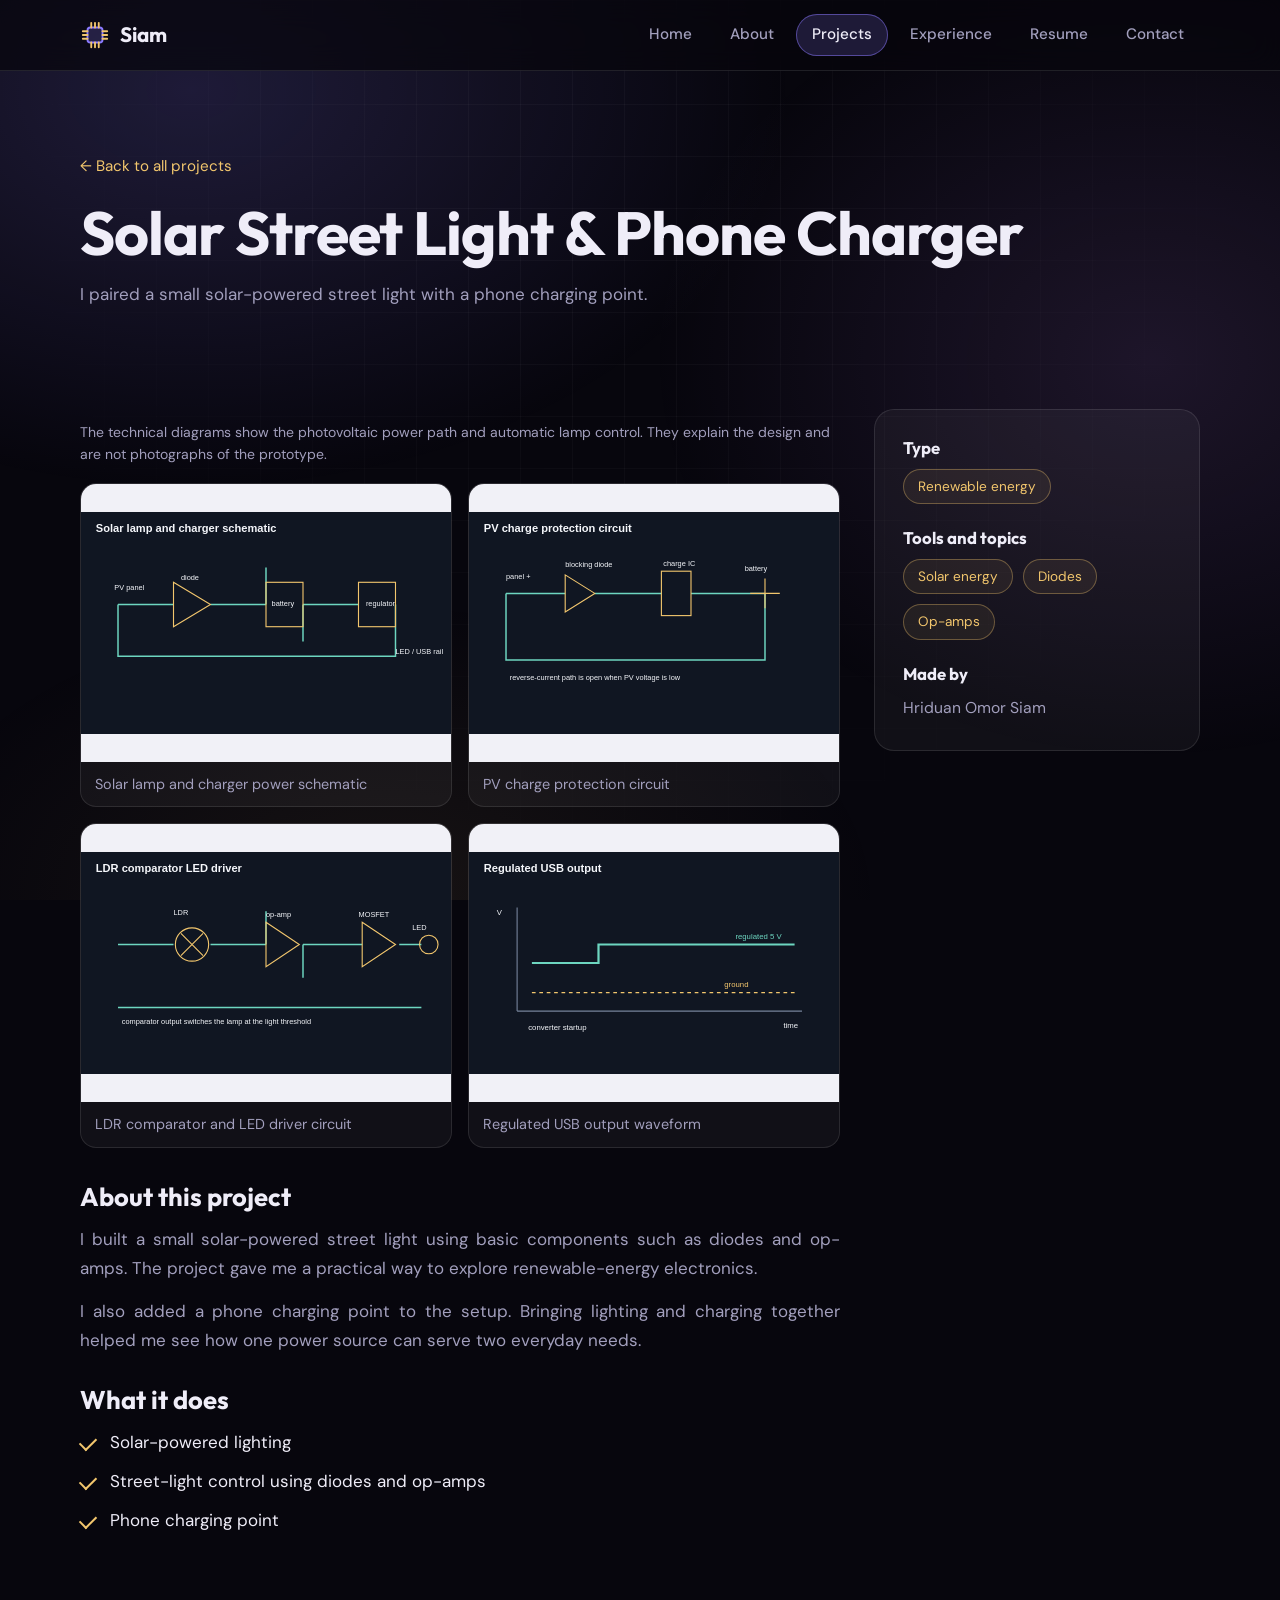
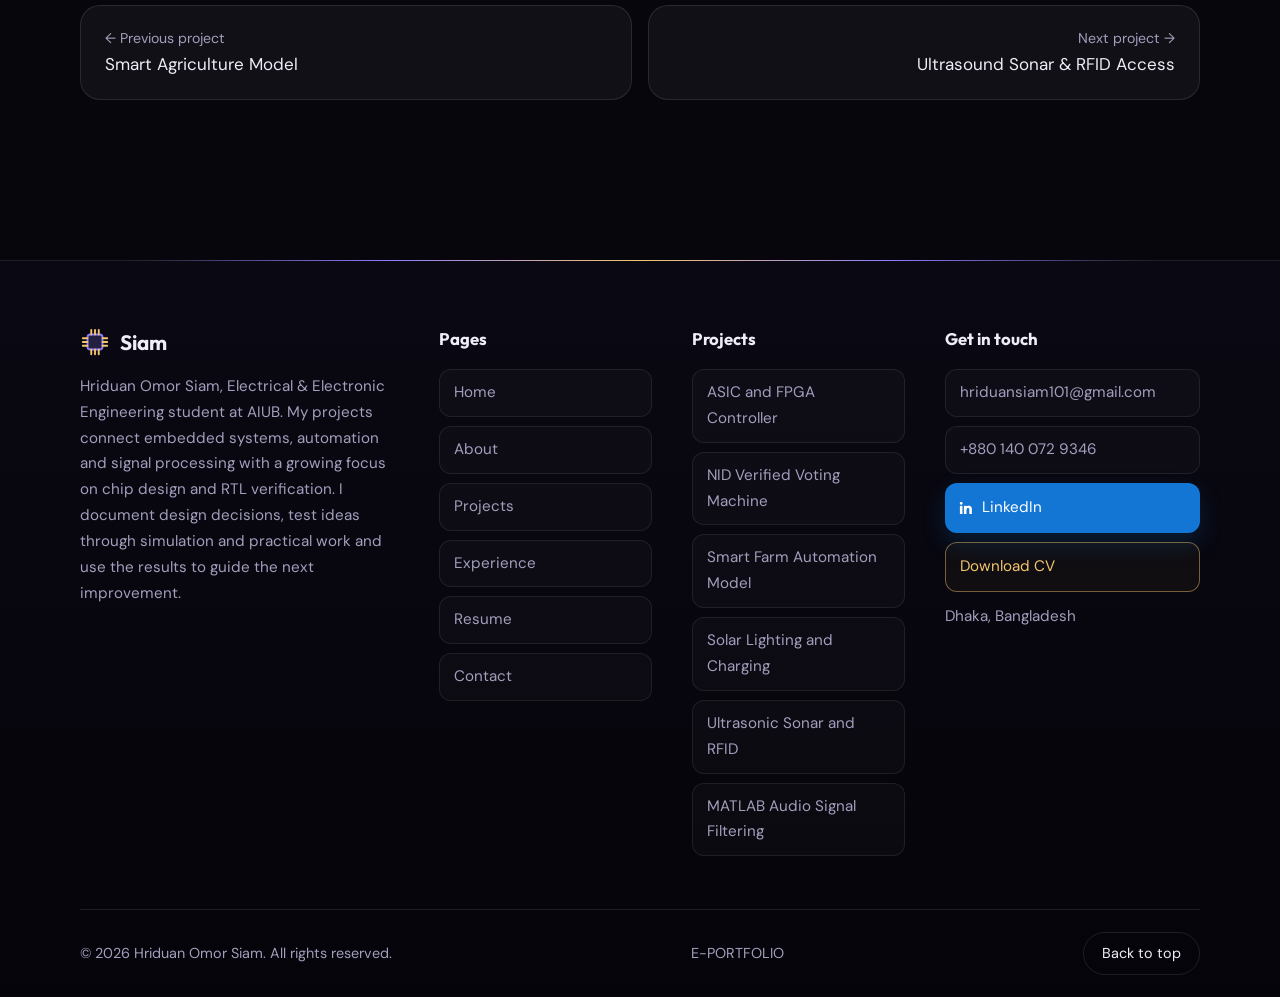
<file: project-solar-street-light.html>
<!DOCTYPE html>
<html lang="en">
<head>
<meta charset="UTF-8">
<meta name="viewport" content="width=device-width, initial-scale=1">
<title>Solar Street Light &amp; Phone Charger | Hriduan Omor Siam</title>
<meta name="description" content="E-portfolio of Hriduan Omor Siam, Final-year EEE student focused on VLSI and design verification at AIUB.">
<meta name="theme-color" content="#07060d">
<link rel="icon" href="data:image/svg+xml,%3Csvg xmlns='http://www.w3.org/2000/svg' viewBox='0 0 32 32'%3E%3Crect x='7' y='7' width='18' height='18' rx='4' fill='%238b7bff'/%3E%3C/svg%3E">
<link rel="preconnect" href="https://fonts.googleapis.com">
<link rel="preconnect" href="https://fonts.gstatic.com" crossorigin>
<link href="https://fonts.googleapis.com/css2?family=DM+Sans:wght@400;500;600&family=Outfit:wght@500;600;700&display=swap" rel="stylesheet">
<link rel="stylesheet" href="style.css">
</head>
<body id="top">
<div id="progress"></div>
<header class="nav">
<div class="wrap nav-in">
<a class="logo" href="index.html"><span class="logo-mark"><svg viewBox="0 0 32 32" width="30" height="30" aria-hidden="true"><rect x="8" y="8" width="16" height="16" rx="3" fill="rgba(139,123,255,.2)" stroke="#8b7bff" stroke-width="2"/><path d="M12 3v5M16 3v5M20 3v5M12 24v5M16 24v5M20 24v5M3 12h5M3 16h5M3 20h5M24 12h5M24 16h5M24 20h5" stroke="#f2c66d" stroke-width="2" stroke-linecap="round"/></svg></span>Siam</a>
<input type="checkbox" id="menuToggle" class="menu-check" aria-label="Open menu">
<label for="menuToggle" class="menu-btn"><span></span><span></span><span></span></label>
<nav id="menu">
<ul>
<li><a href="index.html">Home</a></li>
<li><a href="about.html">About</a></li>
<li><a href="projects.html" class="active">Projects</a></li>
<li><a href="experience.html">Experience</a></li>
<li><a href="resume.html">Resume</a></li>
<li><a href="contact.html">Contact</a></li>
</ul>
</nav>
</div>
</header>
<main>
<section class="wrap page-hero">
<a class="crumb" href="projects.html">&larr; Back to all projects</a>
<h1>Solar Street Light &amp; Phone Charger</h1>
<p>I paired a small solar-powered street light with a phone charging point.</p>
</section>
<section class="wrap section">
<div class="detail">
<div>
<p class="image-note">The technical diagrams show the photovoltaic power path and automatic lamp control. They explain the design and are not photographs of the prototype.</p>
<div class="gallery" id="gallery">
<figure class="reveal"><a href="#pic-0"><img src="projects/solar-street-light/solar-light-main-schematic.svg" alt="Solar lamp and charger power schematic" loading="lazy"><figcaption>Solar lamp and charger power schematic</figcaption></a></figure>
<figure class="reveal"><a href="#pic-1"><img src="projects/solar-street-light/solar-light-panel-circuit.svg" alt="PV charge protection circuit" loading="lazy"><figcaption>PV charge protection circuit</figcaption></a></figure>
<figure class="reveal"><a href="#pic-2"><img src="projects/solar-street-light/solar-light-circuit-schematic.svg" alt="LDR comparator and LED driver circuit" loading="lazy"><figcaption>LDR comparator and LED driver circuit</figcaption></a></figure>
<figure class="reveal"><a href="#pic-3"><img src="projects/solar-street-light/solar-light-charger-output.svg" alt="Regulated USB output waveform" loading="lazy"><figcaption>Regulated USB output waveform</figcaption></a></figure>
</div>
<a class="lightbox" id="pic-0" href="#gallery"><div><img src="projects/solar-street-light/solar-light-main-schematic.svg" alt=""><p>Solar lamp and charger power schematic</p></div></a>
<a class="lightbox" id="pic-1" href="#gallery"><div><img src="projects/solar-street-light/solar-light-panel-circuit.svg" alt=""><p>PV charge protection circuit</p></div></a>
<a class="lightbox" id="pic-2" href="#gallery"><div><img src="projects/solar-street-light/solar-light-circuit-schematic.svg" alt=""><p>LDR comparator and LED driver circuit</p></div></a>
<a class="lightbox" id="pic-3" href="#gallery"><div><img src="projects/solar-street-light/solar-light-charger-output.svg" alt=""><p>Regulated USB output waveform</p></div></a>
<div class="text-block">
<h2>About this project</h2>
<p>I built a small solar-powered street light using basic components such as diodes and op-amps. The project gave me a practical way to explore renewable-energy electronics.</p>
<p>I also added a phone charging point to the setup. Bringing lighting and charging together helped me see how one power source can serve two everyday needs.</p>
<h2>What it does</h2>
<ul class="check">
<li>Solar-powered lighting</li>
<li>Street-light control using diodes and op-amps</li>
<li>Phone charging point</li>
</ul>
</div>
</div>
<aside class="card side-box reveal">
<h3>Type</h3>
<div class="tags"><span class="tag">Renewable energy</span></div>
<h3>Tools and topics</h3>
<div class="tags"><span class="tag">Solar energy</span><span class="tag">Diodes</span><span class="tag">Op-amps</span></div>
<h3>Made by</h3>
<p>Hriduan Omor Siam</p>
</aside>
</div>
<div class="pager">
<a href="project-smart-agriculture-model.html"><small>&larr; Previous project</small>Smart Agriculture Model</a>
<a class="next" href="project-ultrasound-sonar-rfid.html"><small>Next project &rarr;</small>Ultrasound Sonar &amp; RFID Access</a>
</div>
</section>
</main>
<footer class="footer">
<div class="wrap">
<div class="footer-top">
<div class="footer-about">
<a class="logo" href="index.html"><span class="logo-mark"><svg viewBox="0 0 32 32" width="30" height="30" aria-hidden="true"><rect x="8" y="8" width="16" height="16" rx="3" fill="rgba(139,123,255,.2)" stroke="#8b7bff" stroke-width="2"/><path d="M12 3v5M16 3v5M20 3v5M12 24v5M16 24v5M20 24v5M3 12h5M3 16h5M3 20h5M24 12h5M24 16h5M24 20h5" stroke="#f2c66d" stroke-width="2" stroke-linecap="round"/></svg></span>Siam</a>
<p>Hriduan Omor Siam, Electrical &amp; Electronic Engineering student at AIUB. My projects connect embedded systems, automation and signal processing with a growing focus on chip design and RTL verification. I document design decisions, test ideas through simulation and practical work and use the results to guide the next improvement.</p>
</div>
<div>
<h4>Pages</h4>
<ul>
<li><a class="footer-link" href="index.html">Home</a></li>
<li><a class="footer-link" href="about.html">About</a></li>
<li><a class="footer-link" href="projects.html">Projects</a></li>
<li><a class="footer-link" href="experience.html">Experience</a></li>
<li><a class="footer-link" href="resume.html">Resume</a></li>
<li><a class="footer-link" href="contact.html">Contact</a></li>
</ul>
</div>
<div>
<h4>Projects</h4>
<ul>
<li><a class="footer-link" href="project-fsmd-controller-asic-fpga.html">ASIC and FPGA Controller</a></li>
<li><a class="footer-link" href="project-digital-voting-machine.html">NID Verified Voting Machine</a></li>
<li><a class="footer-link" href="project-smart-agriculture-model.html">Smart Farm Automation Model</a></li>
<li><a class="footer-link" href="project-solar-street-light.html">Solar Lighting and Charging</a></li>
<li><a class="footer-link" href="project-ultrasound-sonar-rfid.html">Ultrasonic Sonar and RFID</a></li>
<li><a class="footer-link" href="project-audio-signal-filtering.html">MATLAB Audio Signal Filtering</a></li>
</ul>
</div>
<div>
<h4>Get in touch</h4>
<ul>
<li><a class="footer-link" href="mailto:hriduansiam101@gmail.com">hriduansiam101@gmail.com</a></li>
<li><a class="footer-link" href="tel:+8801400729346">+880 140 072 9346</a></li>
<li><a class="footer-social" href="https://www.linkedin.com/in/hriduan-omor-siam-27870b363" target="_blank" rel="noopener"><b>in</b> LinkedIn</a></li>
<li><a class="footer-download" href="resume.html">Download CV</a></li>
<li><span style="color:var(--muted);font-size:.95rem">Dhaka, Bangladesh</span></li>
</ul>
</div>
</div>
<div class="footer-bottom">
<span>&copy; 2026 Hriduan Omor Siam. All rights reserved.</span>
<span>E-PORTFOLIO</span>
<a class="to-top" href="#top">Back to top</a>
</div>
</div>
</footer>
</body>
</html>
</file>
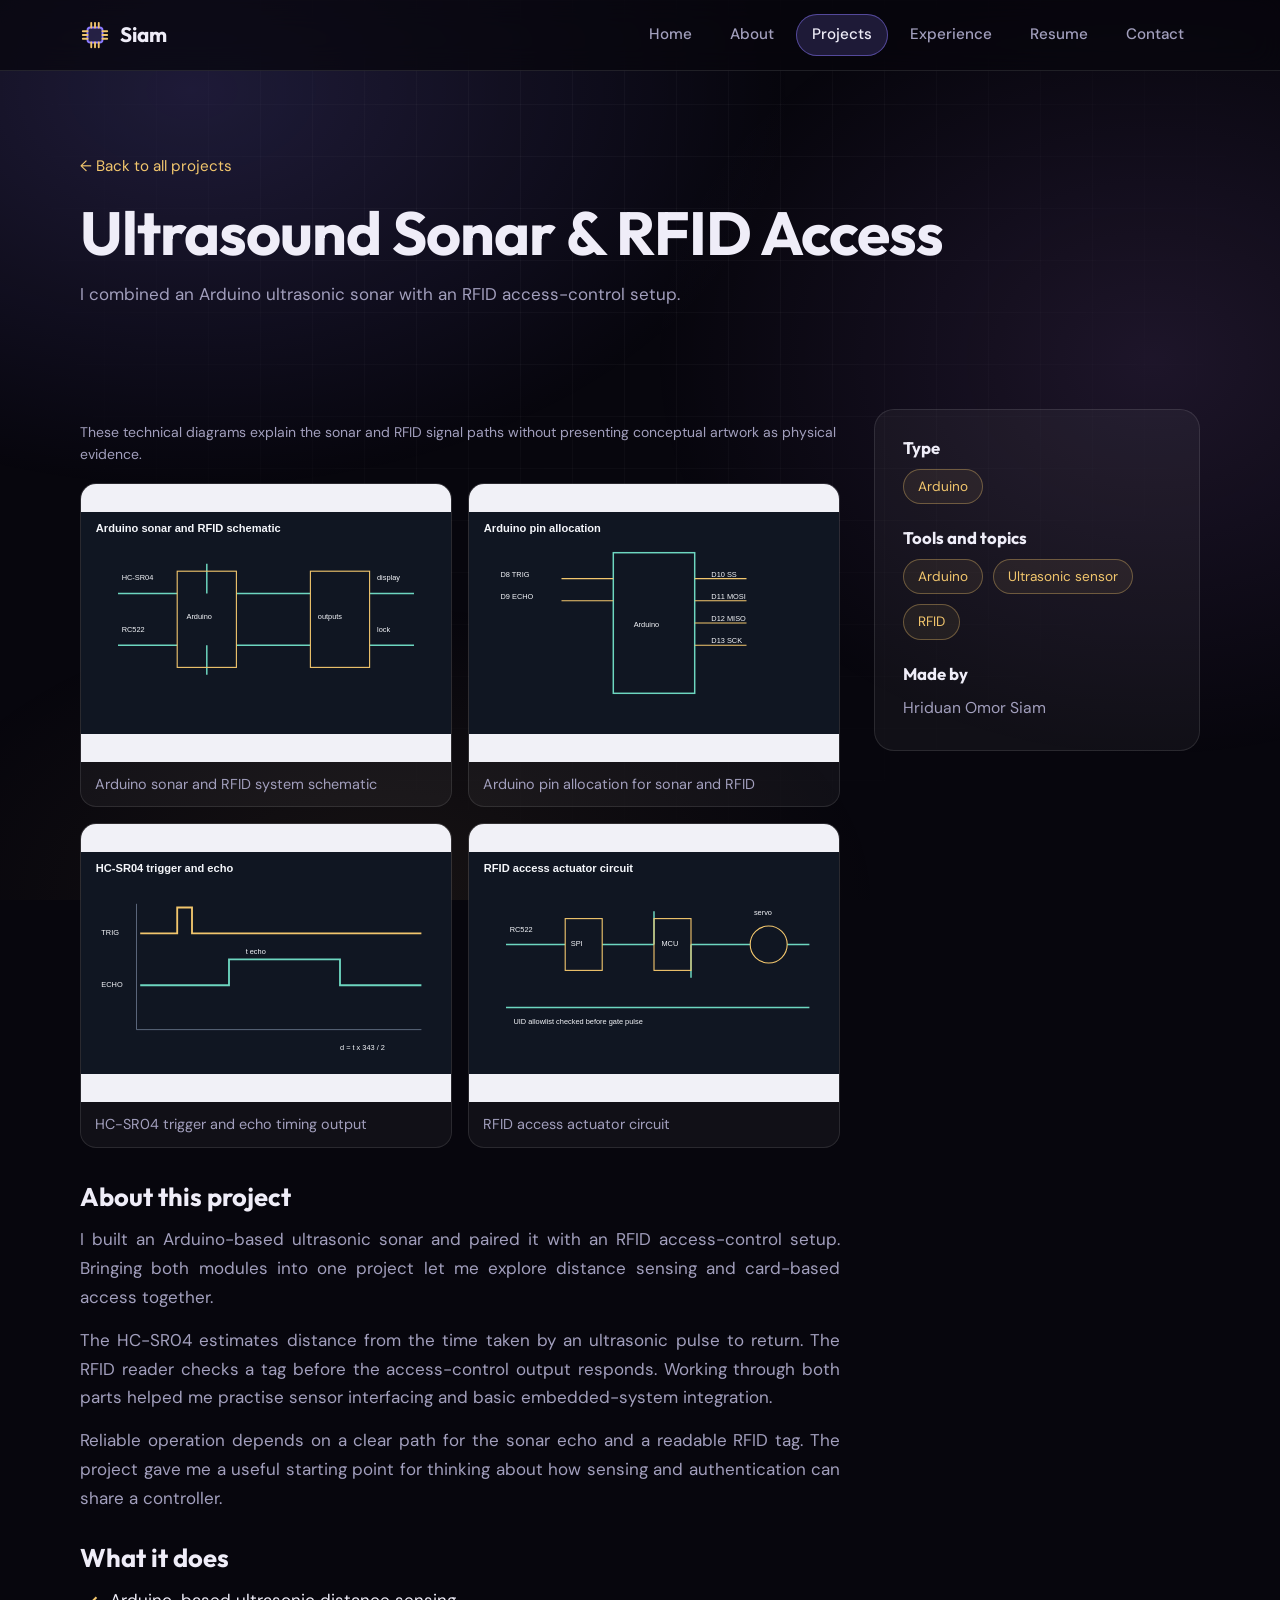
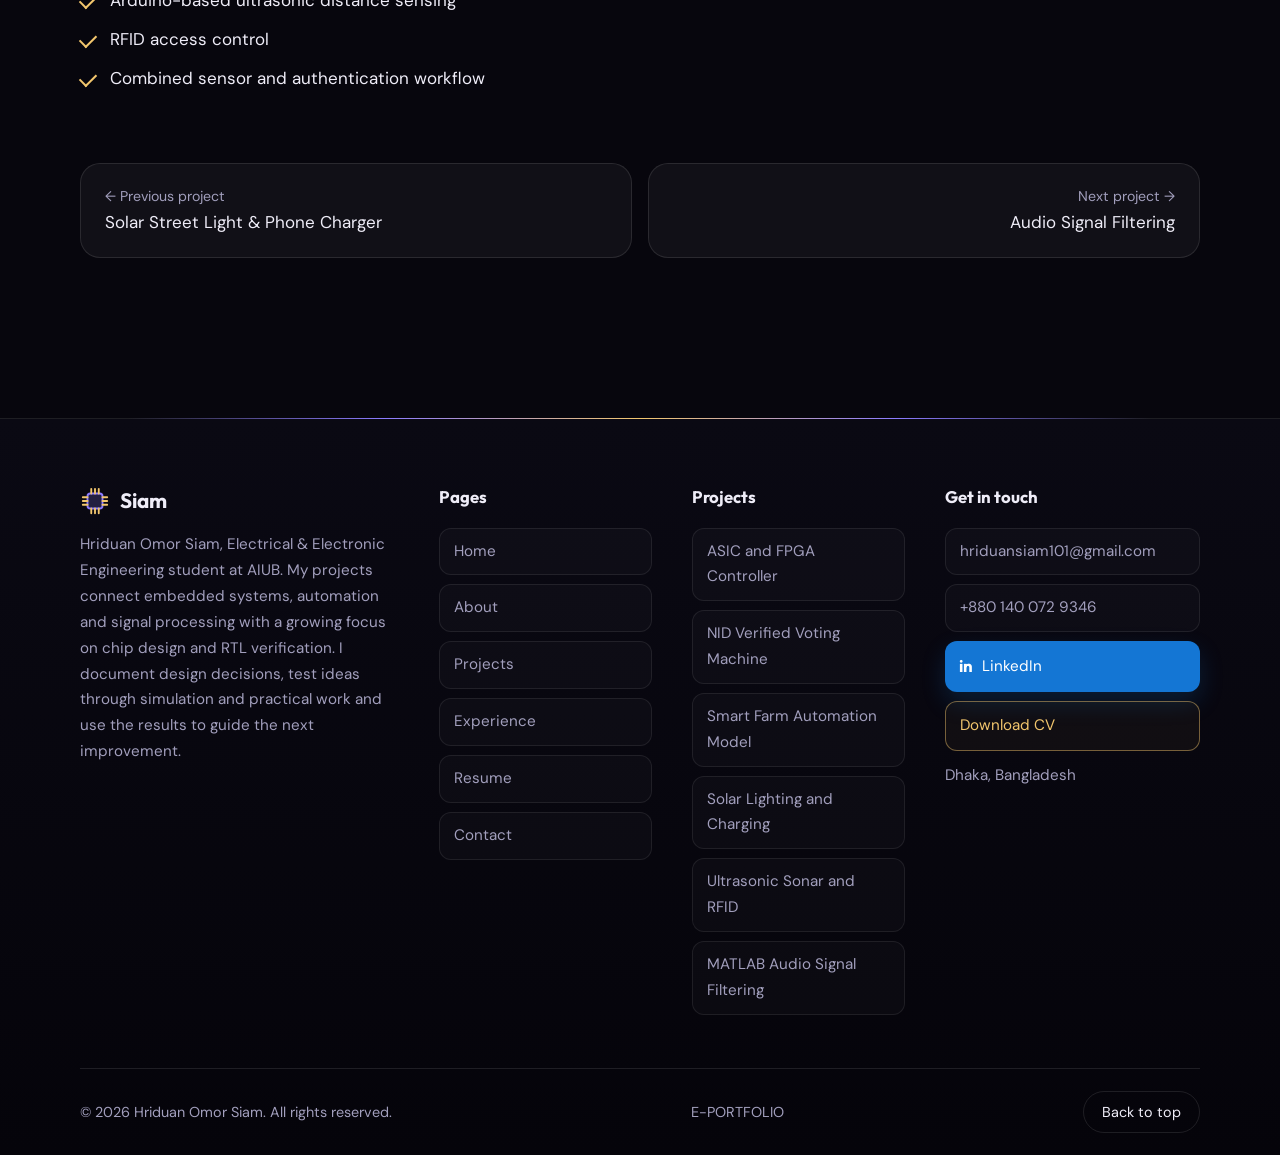
<file: project-ultrasound-sonar-rfid.html>
<!DOCTYPE html>
<html lang="en">
<head>
<meta charset="UTF-8">
<meta name="viewport" content="width=device-width, initial-scale=1">
<title>Ultrasound Sonar &amp; RFID Access | Hriduan Omor Siam</title>
<meta name="description" content="E-portfolio of Hriduan Omor Siam, Final-year EEE student focused on VLSI and design verification at AIUB.">
<meta name="theme-color" content="#07060d">
<link rel="icon" href="data:image/svg+xml,%3Csvg xmlns='http://www.w3.org/2000/svg' viewBox='0 0 32 32'%3E%3Crect x='7' y='7' width='18' height='18' rx='4' fill='%238b7bff'/%3E%3C/svg%3E">
<link rel="preconnect" href="https://fonts.googleapis.com">
<link rel="preconnect" href="https://fonts.gstatic.com" crossorigin>
<link href="https://fonts.googleapis.com/css2?family=DM+Sans:wght@400;500;600&family=Outfit:wght@500;600;700&display=swap" rel="stylesheet">
<link rel="stylesheet" href="style.css">
</head>
<body id="top">
<div id="progress"></div>
<header class="nav">
<div class="wrap nav-in">
<a class="logo" href="index.html"><span class="logo-mark"><svg viewBox="0 0 32 32" width="30" height="30" aria-hidden="true"><rect x="8" y="8" width="16" height="16" rx="3" fill="rgba(139,123,255,.2)" stroke="#8b7bff" stroke-width="2"/><path d="M12 3v5M16 3v5M20 3v5M12 24v5M16 24v5M20 24v5M3 12h5M3 16h5M3 20h5M24 12h5M24 16h5M24 20h5" stroke="#f2c66d" stroke-width="2" stroke-linecap="round"/></svg></span>Siam</a>
<input type="checkbox" id="menuToggle" class="menu-check" aria-label="Open menu">
<label for="menuToggle" class="menu-btn"><span></span><span></span><span></span></label>
<nav id="menu">
<ul>
<li><a href="index.html">Home</a></li>
<li><a href="about.html">About</a></li>
<li><a href="projects.html" class="active">Projects</a></li>
<li><a href="experience.html">Experience</a></li>
<li><a href="resume.html">Resume</a></li>
<li><a href="contact.html">Contact</a></li>
</ul>
</nav>
</div>
</header>
<main>
<section class="wrap page-hero">
<a class="crumb" href="projects.html">&larr; Back to all projects</a>
<h1>Ultrasound Sonar &amp; RFID Access</h1>
<p>I combined an Arduino ultrasonic sonar with an RFID access-control setup.</p>
</section>
<section class="wrap section">
<div class="detail">
<div>
<p class="image-note">These technical diagrams explain the sonar and RFID signal paths without presenting conceptual artwork as physical evidence.</p>
<div class="gallery" id="gallery">
<figure class="reveal"><a href="#pic-0"><img src="projects/ultrasound-sonar-rfid/sonar-rfid-main-schematic.svg" alt="Arduino sonar and RFID system schematic" loading="lazy"><figcaption>Arduino sonar and RFID system schematic</figcaption></a></figure>
<figure class="reveal"><a href="#pic-1"><img src="projects/ultrasound-sonar-rfid/sonar-arduino-board-pinout.svg" alt="Arduino pin allocation for sonar and RFID" loading="lazy"><figcaption>Arduino pin allocation for sonar and RFID</figcaption></a></figure>
<figure class="reveal"><a href="#pic-2"><img src="projects/ultrasound-sonar-rfid/sonar-ultrasonic-test-waveform.svg" alt="HC-SR04 trigger and echo timing output" loading="lazy"><figcaption>HC-SR04 trigger and echo timing output</figcaption></a></figure>
<figure class="reveal"><a href="#pic-3"><img src="projects/ultrasound-sonar-rfid/sonar-rfid-access-schematic.svg" alt="RFID access actuator circuit" loading="lazy"><figcaption>RFID access actuator circuit</figcaption></a></figure>
</div>
<a class="lightbox" id="pic-0" href="#gallery"><div><img src="projects/ultrasound-sonar-rfid/sonar-rfid-main-schematic.svg" alt=""><p>Arduino sonar and RFID system schematic</p></div></a>
<a class="lightbox" id="pic-1" href="#gallery"><div><img src="projects/ultrasound-sonar-rfid/sonar-arduino-board-pinout.svg" alt=""><p>Arduino pin allocation for sonar and RFID</p></div></a>
<a class="lightbox" id="pic-2" href="#gallery"><div><img src="projects/ultrasound-sonar-rfid/sonar-ultrasonic-test-waveform.svg" alt=""><p>HC-SR04 trigger and echo timing output</p></div></a>
<a class="lightbox" id="pic-3" href="#gallery"><div><img src="projects/ultrasound-sonar-rfid/sonar-rfid-access-schematic.svg" alt=""><p>RFID access actuator circuit</p></div></a>
<div class="text-block">
<h2>About this project</h2>
<p>I built an Arduino-based ultrasonic sonar and paired it with an RFID access-control setup. Bringing both modules into one project let me explore distance sensing and card-based access together.</p>
<p>The HC-SR04 estimates distance from the time taken by an ultrasonic pulse to return. The RFID reader checks a tag before the access-control output responds. Working through both parts helped me practise sensor interfacing and basic embedded-system integration.</p>
<p>Reliable operation depends on a clear path for the sonar echo and a readable RFID tag. The project gave me a useful starting point for thinking about how sensing and authentication can share a controller.</p>
<h2>What it does</h2>
<ul class="check">
<li>Arduino-based ultrasonic distance sensing</li>
<li>RFID access control</li>
<li>Combined sensor and authentication workflow</li>
</ul>
</div>
</div>
<aside class="card side-box reveal">
<h3>Type</h3>
<div class="tags"><span class="tag">Arduino</span></div>
<h3>Tools and topics</h3>
<div class="tags"><span class="tag">Arduino</span><span class="tag">Ultrasonic sensor</span><span class="tag">RFID</span></div>
<h3>Made by</h3>
<p>Hriduan Omor Siam</p>
</aside>
</div>
<div class="pager">
<a href="project-solar-street-light.html"><small>&larr; Previous project</small>Solar Street Light &amp; Phone Charger</a>
<a class="next" href="project-audio-signal-filtering.html"><small>Next project &rarr;</small>Audio Signal Filtering</a>
</div>
</section>
</main>
<footer class="footer">
<div class="wrap">
<div class="footer-top">
<div class="footer-about">
<a class="logo" href="index.html"><span class="logo-mark"><svg viewBox="0 0 32 32" width="30" height="30" aria-hidden="true"><rect x="8" y="8" width="16" height="16" rx="3" fill="rgba(139,123,255,.2)" stroke="#8b7bff" stroke-width="2"/><path d="M12 3v5M16 3v5M20 3v5M12 24v5M16 24v5M20 24v5M3 12h5M3 16h5M3 20h5M24 12h5M24 16h5M24 20h5" stroke="#f2c66d" stroke-width="2" stroke-linecap="round"/></svg></span>Siam</a>
<p>Hriduan Omor Siam, Electrical &amp; Electronic Engineering student at AIUB. My projects connect embedded systems, automation and signal processing with a growing focus on chip design and RTL verification. I document design decisions, test ideas through simulation and practical work and use the results to guide the next improvement.</p>
</div>
<div>
<h4>Pages</h4>
<ul>
<li><a class="footer-link" href="index.html">Home</a></li>
<li><a class="footer-link" href="about.html">About</a></li>
<li><a class="footer-link" href="projects.html">Projects</a></li>
<li><a class="footer-link" href="experience.html">Experience</a></li>
<li><a class="footer-link" href="resume.html">Resume</a></li>
<li><a class="footer-link" href="contact.html">Contact</a></li>
</ul>
</div>
<div>
<h4>Projects</h4>
<ul>
<li><a class="footer-link" href="project-fsmd-controller-asic-fpga.html">ASIC and FPGA Controller</a></li>
<li><a class="footer-link" href="project-digital-voting-machine.html">NID Verified Voting Machine</a></li>
<li><a class="footer-link" href="project-smart-agriculture-model.html">Smart Farm Automation Model</a></li>
<li><a class="footer-link" href="project-solar-street-light.html">Solar Lighting and Charging</a></li>
<li><a class="footer-link" href="project-ultrasound-sonar-rfid.html">Ultrasonic Sonar and RFID</a></li>
<li><a class="footer-link" href="project-audio-signal-filtering.html">MATLAB Audio Signal Filtering</a></li>
</ul>
</div>
<div>
<h4>Get in touch</h4>
<ul>
<li><a class="footer-link" href="mailto:hriduansiam101@gmail.com">hriduansiam101@gmail.com</a></li>
<li><a class="footer-link" href="tel:+8801400729346">+880 140 072 9346</a></li>
<li><a class="footer-social" href="https://www.linkedin.com/in/hriduan-omor-siam-27870b363" target="_blank" rel="noopener"><b>in</b> LinkedIn</a></li>
<li><a class="footer-download" href="resume.html">Download CV</a></li>
<li><span style="color:var(--muted);font-size:.95rem">Dhaka, Bangladesh</span></li>
</ul>
</div>
</div>
<div class="footer-bottom">
<span>&copy; 2026 Hriduan Omor Siam. All rights reserved.</span>
<span>E-PORTFOLIO</span>
<a class="to-top" href="#top">Back to top</a>
</div>
</div>
</footer>
</body>
</html>
</file>
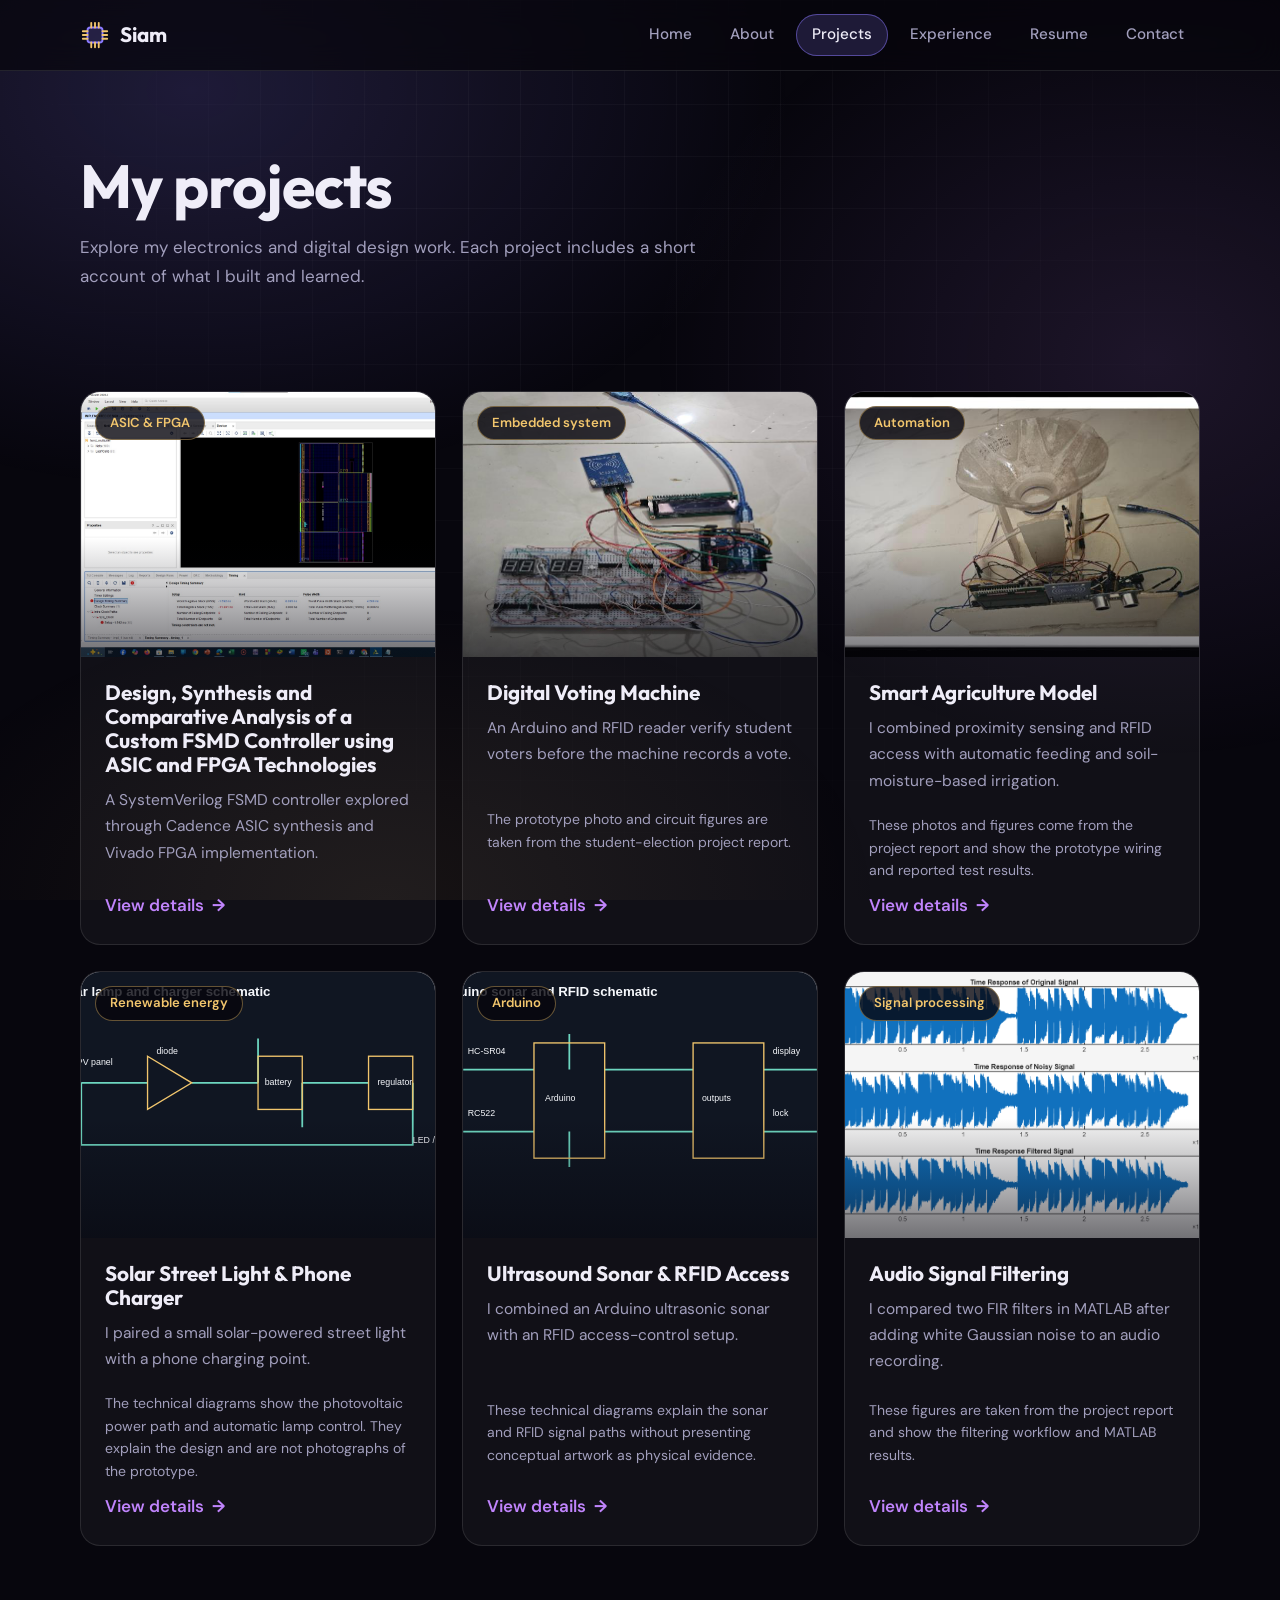
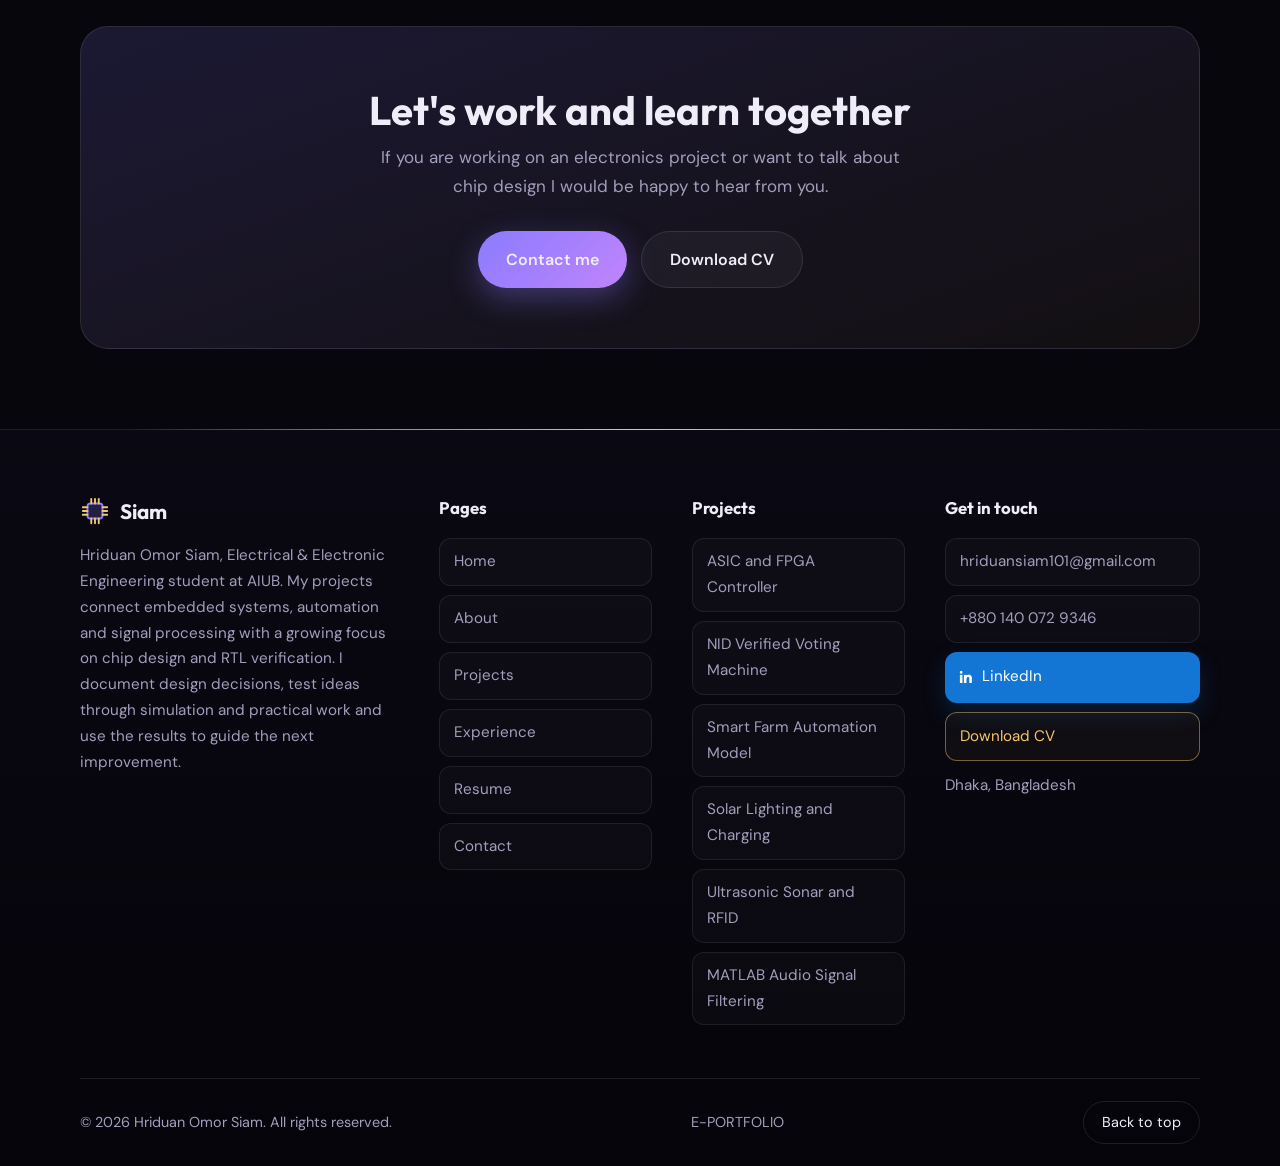
<file: projects.html>
<!DOCTYPE html>
<html lang="en">
<head>
<meta charset="UTF-8">
<meta name="viewport" content="width=device-width, initial-scale=1">
<title>Projects | Hriduan Omor Siam</title>
<meta name="description" content="E-portfolio of Hriduan Omor Siam, Final-year EEE student focused on VLSI and design verification at AIUB.">
<meta name="theme-color" content="#07060d">
<link rel="icon" href="data:image/svg+xml,%3Csvg xmlns='http://www.w3.org/2000/svg' viewBox='0 0 32 32'%3E%3Crect x='7' y='7' width='18' height='18' rx='4' fill='%238b7bff'/%3E%3C/svg%3E">
<link rel="preconnect" href="https://fonts.googleapis.com">
<link rel="preconnect" href="https://fonts.gstatic.com" crossorigin>
<link href="https://fonts.googleapis.com/css2?family=DM+Sans:wght@400;500;600&family=Outfit:wght@500;600;700&display=swap" rel="stylesheet">
<link rel="stylesheet" href="style.css">
</head>
<body id="top">
<div id="progress"></div>
<header class="nav">
<div class="wrap nav-in">
<a class="logo" href="index.html"><span class="logo-mark"><svg viewBox="0 0 32 32" width="30" height="30" aria-hidden="true"><rect x="8" y="8" width="16" height="16" rx="3" fill="rgba(139,123,255,.2)" stroke="#8b7bff" stroke-width="2"/><path d="M12 3v5M16 3v5M20 3v5M12 24v5M16 24v5M20 24v5M3 12h5M3 16h5M3 20h5M24 12h5M24 16h5M24 20h5" stroke="#f2c66d" stroke-width="2" stroke-linecap="round"/></svg></span>Siam</a>
<input type="checkbox" id="menuToggle" class="menu-check" aria-label="Open menu">
<label for="menuToggle" class="menu-btn"><span></span><span></span><span></span></label>
<nav id="menu">
<ul>
<li><a href="index.html">Home</a></li>
<li><a href="about.html">About</a></li>
<li><a href="projects.html" class="active">Projects</a></li>
<li><a href="experience.html">Experience</a></li>
<li><a href="resume.html">Resume</a></li>
<li><a href="contact.html">Contact</a></li>
</ul>
</nav>
</div>
</header>
<main>
<section class="wrap page-hero">
<h1>My projects</h1>
<p>Explore my electronics and digital design work. Each project includes a short account of what I built and learned.</p>
</section>
<section class="wrap section">
<div class="projects-grid">
<a class="tile reveal" href="project-fsmd-controller-asic-fpga.html">
<div class="tile-img"><img src="projects/fsmd-controller-asic-fpga/fsmd-fpga-layout.jpg" alt="Design, Synthesis and Comparative Analysis of a Custom FSMD Controller using ASIC and FPGA Technologies" loading="lazy"><span class="tile-cat">ASIC &amp; FPGA</span></div>
<div class="tile-body"><h3>Design, Synthesis and Comparative Analysis of a Custom FSMD Controller using ASIC and FPGA Technologies</h3><p>A SystemVerilog FSMD controller explored through Cadence ASIC synthesis and Vivado FPGA implementation.</p><span class="more">View details <b>&rarr;</b></span></div>
</a>
<a class="tile reveal" href="project-digital-voting-machine.html">
<div class="tile-img"><img src="projects/digital-voting-machine/voting-machine-prototype.png" alt="Digital Voting Machine" loading="lazy"><span class="tile-cat">Embedded system</span></div>
<div class="tile-body"><h3>Digital Voting Machine</h3><p>An Arduino and RFID reader verify student voters before the machine records a vote.</p><p class="image-note">The prototype photo and circuit figures are taken from the student-election project report.</p><span class="more">View details <b>&rarr;</b></span></div>
</a>
<a class="tile reveal" href="project-smart-agriculture-model.html">
<div class="tile-img"><img src="projects/smart-agriculture-model/smart-farm-prototype.png" alt="Smart Agriculture Model" loading="lazy"><span class="tile-cat">Automation</span></div>
<div class="tile-body"><h3>Smart Agriculture Model</h3><p>I combined proximity sensing and RFID access with automatic feeding and soil-moisture-based irrigation.</p><p class="image-note">These photos and figures come from the project report and show the prototype wiring and reported test results.</p><span class="more">View details <b>&rarr;</b></span></div>
</a>
<a class="tile reveal" href="project-solar-street-light.html">
<div class="tile-img"><img src="projects/solar-street-light/solar-light-main-schematic.svg" alt="Solar Street Light &amp; Phone Charger" loading="lazy"><span class="tile-cat">Renewable energy</span></div>
<div class="tile-body"><h3>Solar Street Light &amp; Phone Charger</h3><p>I paired a small solar-powered street light with a phone charging point.</p><p class="image-note">The technical diagrams show the photovoltaic power path and automatic lamp control. They explain the design and are not photographs of the prototype.</p><span class="more">View details <b>&rarr;</b></span></div>
</a>
<a class="tile reveal" href="project-ultrasound-sonar-rfid.html">
<div class="tile-img"><img src="projects/ultrasound-sonar-rfid/sonar-rfid-main-schematic.svg" alt="Ultrasound Sonar &amp; RFID Access" loading="lazy"><span class="tile-cat">Arduino</span></div>
<div class="tile-body"><h3>Ultrasound Sonar &amp; RFID Access</h3><p>I combined an Arduino ultrasonic sonar with an RFID access-control setup.</p><p class="image-note">These technical diagrams explain the sonar and RFID signal paths without presenting conceptual artwork as physical evidence.</p><span class="more">View details <b>&rarr;</b></span></div>
</a>
<a class="tile reveal" href="project-audio-signal-filtering.html">
<div class="tile-img"><img src="projects/audio-signal-filtering/audio-signal-results.png" alt="Audio Signal Filtering" loading="lazy"><span class="tile-cat">Signal processing</span></div>
<div class="tile-body"><h3>Audio Signal Filtering</h3><p>I compared two FIR filters in MATLAB after adding white Gaussian noise to an audio recording.</p><p class="image-note">These figures are taken from the project report and show the filtering workflow and MATLAB results.</p><span class="more">View details <b>&rarr;</b></span></div>
</a>
</div>
</section>
<section class="wrap">
<div class="cta reveal">
<h2>Let's work and learn together</h2>
<p>If you are working on an electronics project or want to talk about chip design I would be happy to hear from you.</p>
<div class="btn-row"><a class="btn primary" href="contact.html">Contact me</a><a class="btn" href="assets/Hriduan_CV.pdf" download>Download CV</a></div>
</div>
</section>
</main>
<footer class="footer">
<div class="wrap">
<div class="footer-top">
<div class="footer-about">
<a class="logo" href="index.html"><span class="logo-mark"><svg viewBox="0 0 32 32" width="30" height="30" aria-hidden="true"><rect x="8" y="8" width="16" height="16" rx="3" fill="rgba(139,123,255,.2)" stroke="#8b7bff" stroke-width="2"/><path d="M12 3v5M16 3v5M20 3v5M12 24v5M16 24v5M20 24v5M3 12h5M3 16h5M3 20h5M24 12h5M24 16h5M24 20h5" stroke="#f2c66d" stroke-width="2" stroke-linecap="round"/></svg></span>Siam</a>
<p>Hriduan Omor Siam, Electrical &amp; Electronic Engineering student at AIUB. My projects connect embedded systems, automation and signal processing with a growing focus on chip design and RTL verification. I document design decisions, test ideas through simulation and practical work and use the results to guide the next improvement.</p>
</div>
<div>
<h4>Pages</h4>
<ul>
<li><a class="footer-link" href="index.html">Home</a></li>
<li><a class="footer-link" href="about.html">About</a></li>
<li><a class="footer-link" href="projects.html">Projects</a></li>
<li><a class="footer-link" href="experience.html">Experience</a></li>
<li><a class="footer-link" href="resume.html">Resume</a></li>
<li><a class="footer-link" href="contact.html">Contact</a></li>
</ul>
</div>
<div>
<h4>Projects</h4>
<ul>
<li><a class="footer-link" href="project-fsmd-controller-asic-fpga.html">ASIC and FPGA Controller</a></li>
<li><a class="footer-link" href="project-digital-voting-machine.html">NID Verified Voting Machine</a></li>
<li><a class="footer-link" href="project-smart-agriculture-model.html">Smart Farm Automation Model</a></li>
<li><a class="footer-link" href="project-solar-street-light.html">Solar Lighting and Charging</a></li>
<li><a class="footer-link" href="project-ultrasound-sonar-rfid.html">Ultrasonic Sonar and RFID</a></li>
<li><a class="footer-link" href="project-audio-signal-filtering.html">MATLAB Audio Signal Filtering</a></li>
</ul>
</div>
<div>
<h4>Get in touch</h4>
<ul>
<li><a class="footer-link" href="mailto:hriduansiam101@gmail.com">hriduansiam101@gmail.com</a></li>
<li><a class="footer-link" href="tel:+8801400729346">+880 140 072 9346</a></li>
<li><a class="footer-social" href="https://www.linkedin.com/in/hriduan-omor-siam-27870b363" target="_blank" rel="noopener"><b>in</b> LinkedIn</a></li>
<li><a class="footer-download" href="resume.html">Download CV</a></li>
<li><span style="color:var(--muted);font-size:.95rem">Dhaka, Bangladesh</span></li>
</ul>
</div>
</div>
<div class="footer-bottom">
<span>&copy; 2026 Hriduan Omor Siam. All rights reserved.</span>
<span>E-PORTFOLIO</span>
<a class="to-top" href="#top">Back to top</a>
</div>
</div>
</footer>
</body>
</html>
</file>
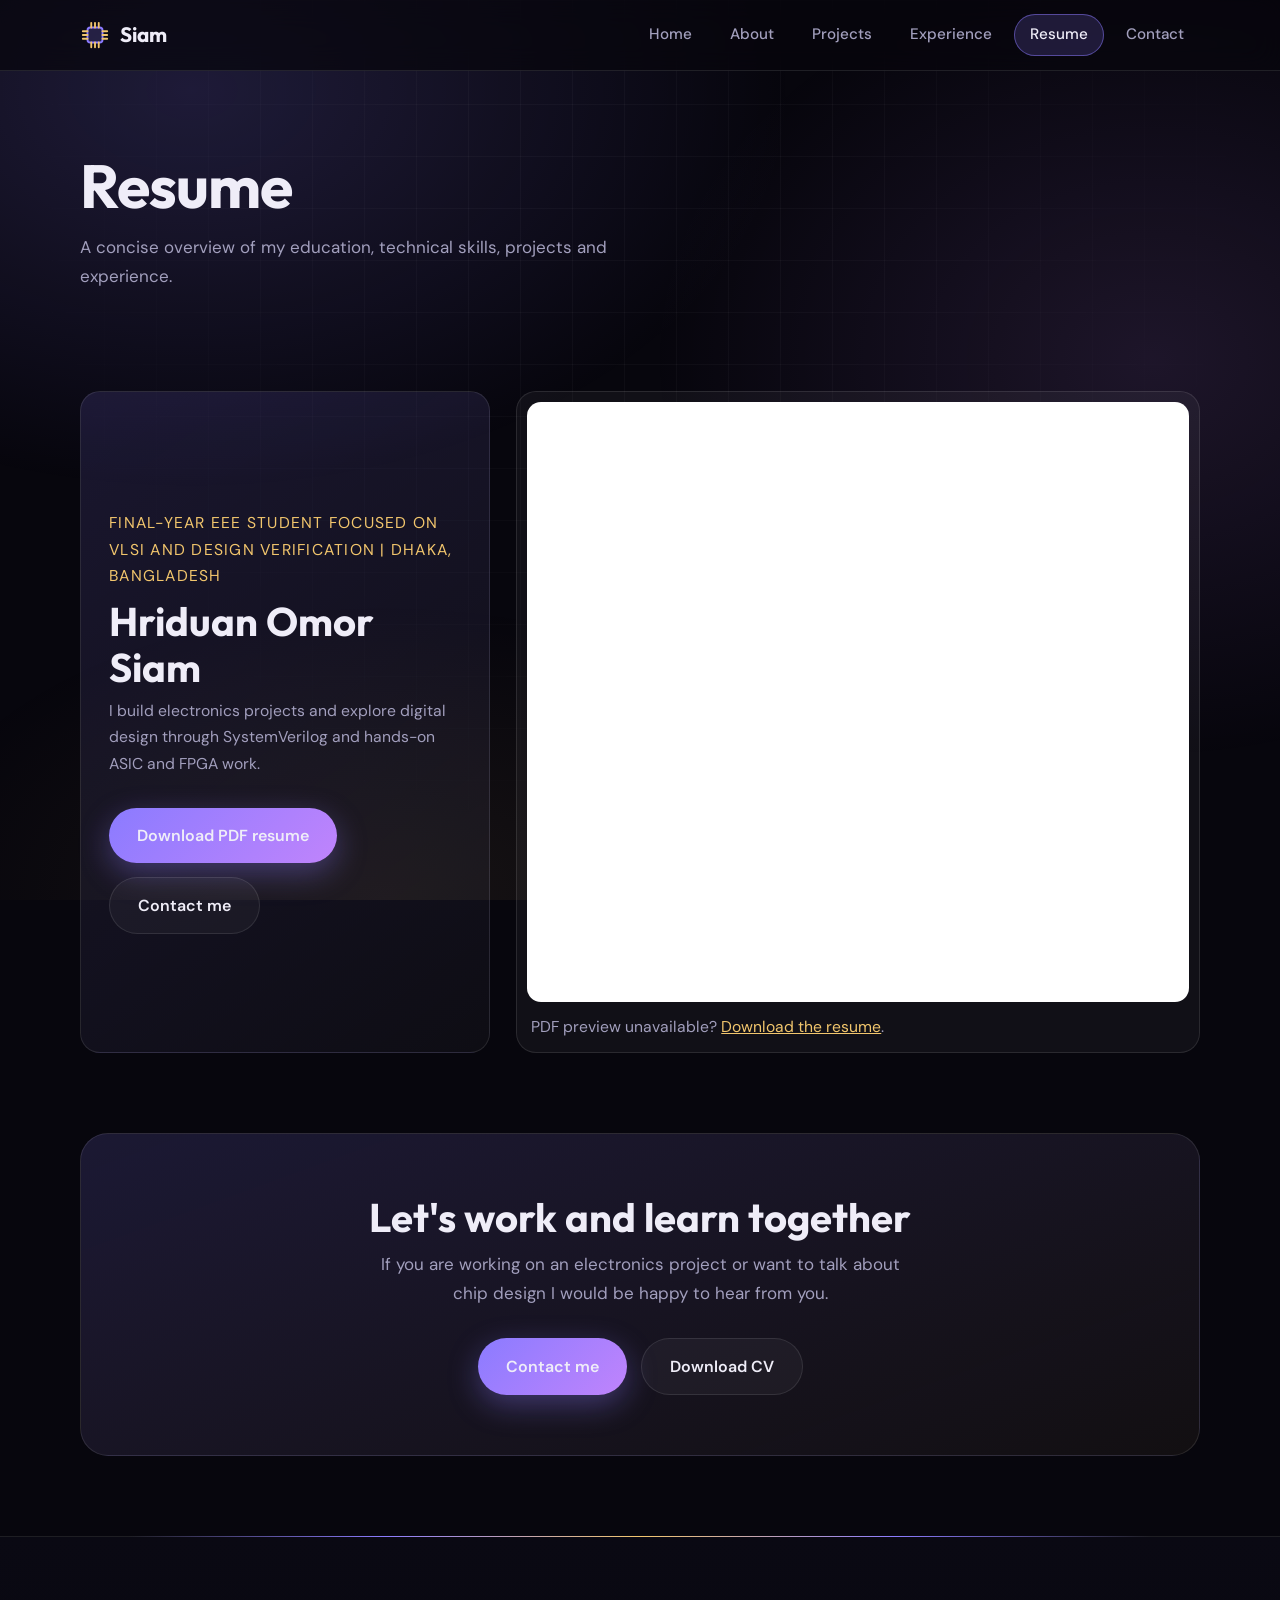
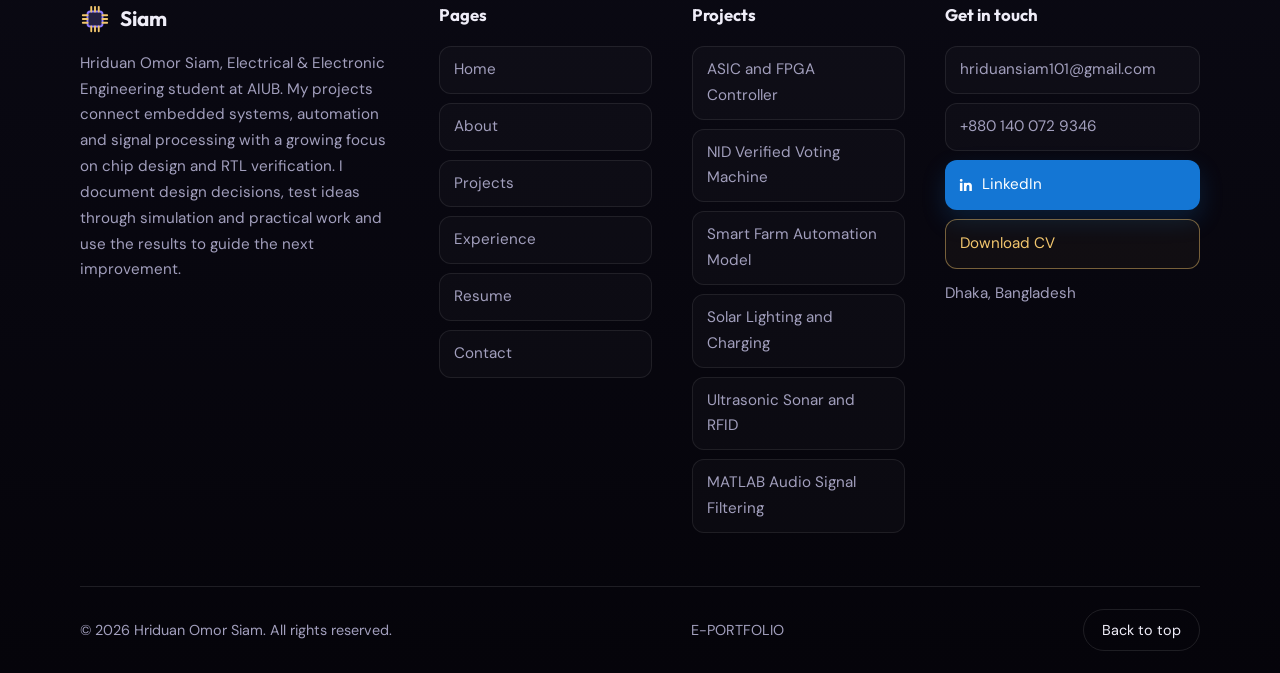
<file: resume.html>
<!DOCTYPE html>
<html lang="en">
<head>
<meta charset="UTF-8">
<meta name="viewport" content="width=device-width, initial-scale=1">
<title>Resume | Hriduan Omor Siam</title>
<meta name="description" content="E-portfolio of Hriduan Omor Siam, Final-year EEE student focused on VLSI and design verification at AIUB.">
<meta name="theme-color" content="#07060d">
<link rel="icon" href="data:image/svg+xml,%3Csvg xmlns='http://www.w3.org/2000/svg' viewBox='0 0 32 32'%3E%3Crect x='7' y='7' width='18' height='18' rx='4' fill='%238b7bff'/%3E%3C/svg%3E">
<link rel="preconnect" href="https://fonts.googleapis.com">
<link rel="preconnect" href="https://fonts.gstatic.com" crossorigin>
<link href="https://fonts.googleapis.com/css2?family=DM+Sans:wght@400;500;600&family=Outfit:wght@500;600;700&display=swap" rel="stylesheet">
<link rel="stylesheet" href="style.css">
</head>
<body id="top">
<div id="progress"></div>
<header class="nav">
<div class="wrap nav-in">
<a class="logo" href="index.html"><span class="logo-mark"><svg viewBox="0 0 32 32" width="30" height="30" aria-hidden="true"><rect x="8" y="8" width="16" height="16" rx="3" fill="rgba(139,123,255,.2)" stroke="#8b7bff" stroke-width="2"/><path d="M12 3v5M16 3v5M20 3v5M12 24v5M16 24v5M20 24v5M3 12h5M3 16h5M3 20h5M24 12h5M24 16h5M24 20h5" stroke="#f2c66d" stroke-width="2" stroke-linecap="round"/></svg></span>Siam</a>
<input type="checkbox" id="menuToggle" class="menu-check" aria-label="Open menu">
<label for="menuToggle" class="menu-btn"><span></span><span></span><span></span></label>
<nav id="menu">
<ul>
<li><a href="index.html">Home</a></li>
<li><a href="about.html">About</a></li>
<li><a href="projects.html">Projects</a></li>
<li><a href="experience.html">Experience</a></li>
<li><a href="resume.html" class="active">Resume</a></li>
<li><a href="contact.html">Contact</a></li>
</ul>
</nav>
</div>
</header>
<main>
<section class="wrap page-hero">
<h1>Resume</h1>
<p>A concise overview of my education, technical skills, projects and experience.</p>
</section>
<section class="wrap section resume-layout">
<div class="card resume-copy reveal"><p class="resume-kicker">Final-year EEE student focused on VLSI and design verification | Dhaka, Bangladesh</p><h2>Hriduan Omor Siam</h2><p>I build electronics projects and explore digital design through SystemVerilog and hands-on ASIC and FPGA work.</p><div class="resume-actions btn-row"><a class="btn primary" href="assets/Hriduan_CV.pdf" download>Download PDF resume</a><a class="btn" href="contact.html">Contact me</a></div></div>
<div class="card resume-viewer reveal"><iframe src="assets/Hriduan_CV.pdf#view=FitH" title="Resume PDF preview"></iframe><p class="resume-fallback">PDF preview unavailable? <a href="assets/Hriduan_CV.pdf" download>Download the resume</a>.</p></div>
</section>
<section class="wrap">
<div class="cta reveal">
<h2>Let's work and learn together</h2>
<p>If you are working on an electronics project or want to talk about chip design I would be happy to hear from you.</p>
<div class="btn-row"><a class="btn primary" href="contact.html">Contact me</a><a class="btn" href="assets/Hriduan_CV.pdf" download>Download CV</a></div>
</div>
</section>
</main>
<footer class="footer">
<div class="wrap">
<div class="footer-top">
<div class="footer-about">
<a class="logo" href="index.html"><span class="logo-mark"><svg viewBox="0 0 32 32" width="30" height="30" aria-hidden="true"><rect x="8" y="8" width="16" height="16" rx="3" fill="rgba(139,123,255,.2)" stroke="#8b7bff" stroke-width="2"/><path d="M12 3v5M16 3v5M20 3v5M12 24v5M16 24v5M20 24v5M3 12h5M3 16h5M3 20h5M24 12h5M24 16h5M24 20h5" stroke="#f2c66d" stroke-width="2" stroke-linecap="round"/></svg></span>Siam</a>
<p>Hriduan Omor Siam, Electrical &amp; Electronic Engineering student at AIUB. My projects connect embedded systems, automation and signal processing with a growing focus on chip design and RTL verification. I document design decisions, test ideas through simulation and practical work and use the results to guide the next improvement.</p>
</div>
<div>
<h4>Pages</h4>
<ul>
<li><a class="footer-link" href="index.html">Home</a></li>
<li><a class="footer-link" href="about.html">About</a></li>
<li><a class="footer-link" href="projects.html">Projects</a></li>
<li><a class="footer-link" href="experience.html">Experience</a></li>
<li><a class="footer-link" href="resume.html">Resume</a></li>
<li><a class="footer-link" href="contact.html">Contact</a></li>
</ul>
</div>
<div>
<h4>Projects</h4>
<ul>
<li><a class="footer-link" href="project-fsmd-controller-asic-fpga.html">ASIC and FPGA Controller</a></li>
<li><a class="footer-link" href="project-digital-voting-machine.html">NID Verified Voting Machine</a></li>
<li><a class="footer-link" href="project-smart-agriculture-model.html">Smart Farm Automation Model</a></li>
<li><a class="footer-link" href="project-solar-street-light.html">Solar Lighting and Charging</a></li>
<li><a class="footer-link" href="project-ultrasound-sonar-rfid.html">Ultrasonic Sonar and RFID</a></li>
<li><a class="footer-link" href="project-audio-signal-filtering.html">MATLAB Audio Signal Filtering</a></li>
</ul>
</div>
<div>
<h4>Get in touch</h4>
<ul>
<li><a class="footer-link" href="mailto:hriduansiam101@gmail.com">hriduansiam101@gmail.com</a></li>
<li><a class="footer-link" href="tel:+8801400729346">+880 140 072 9346</a></li>
<li><a class="footer-social" href="https://www.linkedin.com/in/hriduan-omor-siam-27870b363" target="_blank" rel="noopener"><b>in</b> LinkedIn</a></li>
<li><a class="footer-download" href="resume.html">Download CV</a></li>
<li><span style="color:var(--muted);font-size:.95rem">Dhaka, Bangladesh</span></li>
</ul>
</div>
</div>
<div class="footer-bottom">
<span>&copy; 2026 Hriduan Omor Siam. All rights reserved.</span>
<span>E-PORTFOLIO</span>
<a class="to-top" href="#top">Back to top</a>
</div>
</div>
</footer>
</body>
</html>
</file>
<file: style.css>
/* ---------- COLORS AND SIZES (edit here) ---------- */
:root{
  --bg:#07060d;
  --bg2:#0e0c1a;
  --card:rgba(255,255,255,.045);
  --line:rgba(255,255,255,.1);
  --text:#efedf8;
  --muted:#a29fbd;
  --main:#8b7bff;      /* main violet */
  --main2:#c084fc;     /* lighter violet */
  --gold:#f2c66d;      /* gold, like chip pins */
  --grad:linear-gradient(135deg,#8b7bff,#c084fc);
  --radius:20px;
  --head:"Outfit","Segoe UI",system-ui,sans-serif;
  --body:"DM Sans","Segoe UI",system-ui,sans-serif;
}

/* ---------- BASIC RESET ---------- */
*{box-sizing:border-box;margin:0;padding:0}
html{scroll-behavior:smooth}
body{background:var(--bg);color:var(--text);font-family:var(--body);font-size:17px;line-height:1.7;overflow-x:hidden;animation:pageIn .7s ease}
img{max-width:100%;display:block}
a{color:inherit}
ul{list-style:none}
h1,h2,h3{font-family:var(--head);line-height:1.15}
.wrap{width:min(1120px,92%);margin:0 auto}
:focus-visible{outline:2px solid var(--gold);outline-offset:3px}

/* soft background glow + grid */
body::before{content:"";position:fixed;inset:0;z-index:-2;
  background:radial-gradient(600px 400px at 15% 10%,rgba(139,123,255,.18),transparent),
             radial-gradient(500px 400px at 90% 40%,rgba(192,132,252,.12),transparent),
             radial-gradient(500px 300px at 30% 100%,rgba(242,198,109,.07),transparent)}
body::after{content:"";position:fixed;inset:0;z-index:-1;pointer-events:none;
  background-image:linear-gradient(rgba(255,255,255,.03) 1px,transparent 1px),linear-gradient(90deg,rgba(255,255,255,.03) 1px,transparent 1px);
  background-size:52px 52px;
  -webkit-mask-image:radial-gradient(ellipse at 50% 20%,#000 20%,transparent 75%);mask-image:radial-gradient(ellipse at 50% 20%,#000 20%,transparent 75%)}

/* ---------- LOADING ANIMATION ---------- */
/* the loader hides itself with pure CSS after about 2 seconds, so it can never get stuck */
#loader{position:fixed;inset:0;z-index:999;background:var(--bg);display:grid;place-items:center;animation:loaderOut .6s ease 1.9s forwards}
.loader-box{text-align:center;width:min(320px,80%)}
.load-chip{position:relative;width:96px;height:96px;margin:0 auto 30px;border:2px solid var(--main);border-radius:18px;display:grid;place-items:center;
  font-family:var(--head);font-weight:700;font-size:1.5rem;color:var(--gold);background:rgba(139,123,255,.08);animation:chipGlow 1.4s ease-in-out infinite}
.load-chip i{position:absolute;background:var(--gold);border-radius:2px;opacity:.2;animation:pinOn 1.2s infinite;animation-delay:calc(var(--i) * .15s)}
.load-chip .pt{width:4px;height:14px;top:-15px;left:calc(15px + var(--i) * 21px)}
.load-chip .pb{width:4px;height:14px;bottom:-15px;left:calc(15px + var(--i) * 21px)}
.load-chip .pl{width:14px;height:4px;left:-15px;top:calc(15px + var(--i) * 21px)}
.load-chip .pr{width:14px;height:4px;right:-15px;top:calc(15px + var(--i) * 21px)}
.load-name{font-size:1.5rem;letter-spacing:.5px;margin-bottom:6px}
.load-text{color:var(--muted);font-size:.95rem;margin-bottom:18px}
.load-bar{height:4px;background:rgba(255,255,255,.1);border-radius:9px;overflow:hidden}
.load-fill{height:100%;width:0;background:var(--grad);border-radius:9px;box-shadow:0 0 14px var(--main);animation:fillBar 1.7s ease-out forwards}

/* ---------- NAVIGATION ---------- */
#progress{position:fixed;top:0;left:0;height:3px;width:100%;background:var(--grad);z-index:200;transform:scaleX(0);transform-origin:left}
@supports (animation-timeline:scroll()){#progress{animation:grow linear;animation-timeline:scroll(root)}}
.nav{position:sticky;top:0;z-index:100;background:rgba(7,6,13,.72);backdrop-filter:blur(14px);-webkit-backdrop-filter:blur(14px);border-bottom:1px solid var(--line);transition:.3s}
.nav.scrolled{background:rgba(7,6,13,.92);box-shadow:0 8px 30px rgba(0,0,0,.4)}
.nav-in{display:flex;align-items:center;justify-content:space-between;height:70px}
.logo{display:flex;align-items:center;gap:10px;text-decoration:none;font-family:var(--head);font-weight:700;font-size:1.3rem}
.logo-mark svg{display:block;transition:transform .6s}
.logo:hover .logo-mark svg{transform:rotate(90deg)}
.nav ul{display:flex;gap:6px}
.nav ul a{display:block;text-decoration:none;color:var(--muted);padding:8px 16px;border-radius:999px;font-weight:500;font-size:.95rem;transition:.25s}
.nav ul a:hover{color:var(--text);background:rgba(255,255,255,.06)}
.nav ul a.active{color:var(--text);background:rgba(139,123,255,.18);box-shadow:inset 0 0 0 1px rgba(139,123,255,.5)}
.menu-btn{display:none;background:none;border:1px solid var(--line);border-radius:12px;width:44px;height:44px;cursor:pointer;flex-direction:column;justify-content:center;align-items:center;gap:5px}
.menu-btn span{width:20px;height:2px;background:var(--text);transition:.3s}
.menu-check{position:absolute;opacity:0;width:0;height:0}
.menu-check:focus-visible + .menu-btn{outline:2px solid var(--gold);outline-offset:3px}
.menu-check:checked + .menu-btn span:nth-child(1){transform:translateY(7px) rotate(45deg)}
.menu-check:checked + .menu-btn span:nth-child(2){opacity:0}
.menu-check:checked + .menu-btn span:nth-child(3){transform:translateY(-7px) rotate(-45deg)}

/* ---------- BUTTONS AND TAGS ---------- */
.btn{position:relative;overflow:hidden;display:inline-flex;align-items:center;gap:8px;padding:14px 28px;border-radius:999px;font-weight:600;font-size:1rem;font-family:var(--body);text-decoration:none;color:var(--text);border:1px solid var(--line);background:rgba(255,255,255,.04);cursor:pointer;transition:.3s}
.btn:hover{transform:translateY(-3px);border-color:var(--main)}
.btn.primary{background:var(--grad);border:none;box-shadow:0 10px 30px rgba(139,123,255,.35)}
.btn.primary:hover{box-shadow:0 14px 40px rgba(139,123,255,.55)}
.btn::after{content:"";position:absolute;top:0;left:-80%;width:50%;height:100%;background:linear-gradient(100deg,transparent,rgba(255,255,255,.3),transparent);transform:skewX(-20deg)}
.btn:hover::after{left:130%;transition:.7s}
.btn-row{display:flex;flex-wrap:wrap;gap:14px;margin-top:30px}
.tag{display:inline-block;padding:5px 14px;border-radius:999px;font-size:.85rem;color:var(--gold);border:1px solid rgba(242,198,109,.35);background:rgba(242,198,109,.07)}
.tags{display:flex;flex-wrap:wrap;gap:10px}

/* ---------- HOME: HERO ---------- */
.hero{display:grid;grid-template-columns:1.25fr .75fr;gap:50px;align-items:center;padding:80px 0 50px}
.hero-hi{color:var(--gold);font-weight:500;margin-bottom:10px}
.hero h1{font-size:clamp(2.6rem,7vw,5rem);font-weight:700;letter-spacing:-1.5px;
  background:linear-gradient(120deg,#fff 30%,var(--main2));-webkit-background-clip:text;background-clip:text;color:transparent;margin-bottom:16px}
.hero-role{font-size:clamp(1.05rem,2.4vw,1.35rem);font-weight:600}
/* words change by themselves (the keyframes "wordShow" are made by the C++ program) */
.rotator{display:grid}
.rotator span{grid-area:1/1;opacity:0;animation:wordShow var(--total,12s) infinite}
.hero-text{color:var(--muted);max-width:520px;margin-top:14px}
.photo-wrap{position:relative;max-width:340px;margin:0 auto;animation:float 6s ease-in-out infinite}
.photo-frame{padding:3px;border-radius:26px;background:linear-gradient(135deg,var(--main),var(--main2),var(--gold),var(--main));background-size:300% 300%;animation:borderMove 6s linear infinite;box-shadow:0 20px 60px rgba(139,123,255,.3)}
.photo-frame img{border-radius:24px;width:100%;aspect-ratio:4/5;object-fit:cover;background:#fff}
.photo-badge{position:absolute;left:-26px;bottom:26px;display:flex;align-items:center;gap:10px;padding:10px 18px;border-radius:14px;background:rgba(14,12,26,.9);border:1px solid var(--line);font-size:.9rem;font-weight:600;backdrop-filter:blur(8px)}
.photo-badge::before{content:"";width:9px;height:9px;border-radius:50%;background:var(--gold);box-shadow:0 0 10px var(--gold);animation:pulse 1.6s infinite}

/* ---------- HOME: CHIP PANEL ---------- */
.chip-panel{display:grid;grid-template-columns:1.6fr 1fr;border:1px solid var(--line);border-radius:var(--radius);overflow:hidden;background:linear-gradient(160deg,rgba(139,123,255,.08),rgba(255,255,255,.02))}
.chip-view{position:relative;padding:20px;display:grid;place-items:center;min-height:320px;
  background-image:linear-gradient(rgba(139,123,255,.07) 1px,transparent 1px),linear-gradient(90deg,rgba(139,123,255,.07) 1px,transparent 1px);background-size:26px 26px}
.chip-label{position:absolute;top:16px;left:20px;font-size:.85rem;color:var(--gold)}
.chip-svg{width:100%;max-width:340px;height:auto;filter:drop-shadow(0 0 25px rgba(139,123,255,.35))}
.pin{fill:var(--gold)}
.trace{fill:none;stroke:var(--main);stroke-width:1.6;stroke-dasharray:5 9;animation:flow 2.5s linear infinite;opacity:.85}
.node{fill:var(--gold);animation:pulse 2s infinite}
.die{fill:#120f24;stroke:var(--main);stroke-width:2}
.die-inner{fill:none;stroke:rgba(139,123,255,.45);stroke-width:1}
.die-text{fill:#fff;font-family:var(--head);font-weight:700;font-size:38px;text-anchor:middle}
.die-sub{fill:var(--gold);font-family:var(--head);font-size:11px;text-anchor:middle}
.chip-core{animation:chipGlow 2.4s ease-in-out infinite}
.chip-stats{border-left:1px solid var(--line)}
.stat{padding:26px 30px;border-bottom:1px solid var(--line)}
.stat:last-child{border-bottom:none}
.stat b{display:block;font-family:var(--head);font-size:2.4rem;line-height:1.1}
.stat span{color:var(--muted);font-size:.95rem}

/* ---------- SECTIONS ---------- */
.section{padding:80px 0}
.section-head{margin-bottom:38px;max-width:640px}
.section-head h2{font-size:clamp(1.9rem,4.5vw,2.8rem);letter-spacing:-.5px;margin-bottom:10px}
.section-head p{color:var(--muted)}
.page-hero{padding:80px 0 20px}
.page-hero h1{font-size:clamp(2.2rem,6vw,3.8rem);letter-spacing:-1px;margin-bottom:12px}
.page-hero p{color:var(--muted);max-width:620px}
.crumb{display:inline-block;color:var(--gold);text-decoration:none;font-size:.95rem;margin-bottom:18px}
.crumb:hover{text-decoration:underline}
.grid{display:grid;gap:22px;grid-template-columns:repeat(auto-fit,minmax(260px,1fr))}
.card{background:var(--card);border:1px solid var(--line);border-radius:var(--radius);padding:28px;transition:border-color .3s,box-shadow .3s,transform .3s}
.card:hover{border-color:rgba(139,123,255,.55);box-shadow:0 14px 40px rgba(139,123,255,.15);transform:translateY(-4px)}
form.card:hover,.cv-card:hover,.side-box:hover{transform:none}
.card h3{font-size:1.2rem;margin-bottom:8px}
.card p{color:var(--muted);font-size:.98rem}

/* interests strip */
.marquee{overflow:hidden;border-block:1px solid var(--line);padding:18px 0;-webkit-mask-image:linear-gradient(90deg,transparent,#000 10%,#000 90%,transparent);mask-image:linear-gradient(90deg,transparent,#000 10%,#000 90%,transparent)}
.marquee-track{display:flex;gap:16px;width:max-content;animation:scroll 32s linear infinite}
.marquee:hover .marquee-track{animation-play-state:paused}
.marquee-track span{font-family:var(--head);font-size:1.25rem;padding:8px 24px;border-radius:999px;border:1px solid var(--line);background:var(--card);white-space:nowrap}
.interest .dot{display:block;width:34px;height:34px;margin-bottom:16px;border-radius:9px;border:2px solid var(--main);position:relative}
.interest .dot::after{content:"";position:absolute;inset:7px;border-radius:3px;background:var(--gold);opacity:.85}

/* ---------- PROJECT TILES ---------- */
.projects-grid{display:grid;gap:26px;grid-template-columns:repeat(auto-fill,minmax(320px,1fr))}
.tile{display:flex;flex-direction:column;text-decoration:none;color:inherit;background:var(--card);border:1px solid var(--line);border-radius:var(--radius);overflow:hidden;transition:border-color .3s,box-shadow .3s,transform .25s;transform-style:preserve-3d}
.tile:hover{border-color:rgba(139,123,255,.6);box-shadow:0 20px 50px rgba(139,123,255,.2);transform:translateY(-8px)}
.tile-img{position:relative;overflow:hidden;aspect-ratio:4/3;background:#f1f1f7}
.tile-img img{width:100%;height:100%;object-fit:cover;transition:transform .6s}
.tile:hover .tile-img img{transform:scale(1.08)}
.tile-img::after{content:"";position:absolute;inset:0;background:linear-gradient(180deg,transparent 55%,rgba(7,6,13,.55))}
.tile-cat{position:absolute;z-index:2;top:14px;left:14px;padding:5px 14px;border-radius:999px;font-size:.82rem;font-weight:600;background:rgba(7,6,13,.8);color:var(--gold);border:1px solid rgba(242,198,109,.4)}
.tile-body{padding:24px;display:flex;flex-direction:column;gap:10px;flex:1}
.tile-body h3{font-size:1.3rem}
.tile-body p{color:var(--muted);font-size:.97rem;flex:1}
.more{color:var(--main2);font-weight:600;display:inline-flex;gap:8px;align-items:center}
.more b{transition:transform .3s}
.tile:hover .more b{transform:translateX(6px)}

/* ---------- PROJECT DETAIL PAGE ---------- */
.detail{display:grid;grid-template-columns:1.4fr .6fr;gap:34px;align-items:start}
.gallery{display:grid;grid-template-columns:repeat(2,1fr);gap:16px}
.gallery figure a{display:block;text-decoration:none;color:inherit}
.gallery figure{cursor:zoom-in;overflow:hidden;border-radius:16px;border:1px solid var(--line);background:var(--card)}
.gallery img{width:100%;aspect-ratio:4/3;object-fit:contain;background:#f1f1f7;transition:transform .5s}
.gallery figure:hover img{transform:scale(1.05)}
.gallery figcaption{padding:10px 14px;font-size:.9rem;color:var(--muted)}
.side-box{position:sticky;top:96px}
.side-box h3{margin:0 0 12px;font-size:1.05rem}
.side-box .tags{margin-bottom:24px}
.text-block{margin-top:34px}
.text-block p{color:var(--muted);margin-bottom:14px}
.text-block h2{font-size:1.6rem;margin:30px 0 14px}
.check li{position:relative;padding-left:30px;margin-bottom:10px;color:var(--text)}
.check li::before{content:"";position:absolute;left:0;top:9px;width:14px;height:8px;border-left:2px solid var(--gold);border-bottom:2px solid var(--gold);transform:rotate(-45deg)}
.pager{display:flex;justify-content:space-between;gap:16px;margin-top:60px;flex-wrap:wrap}
.pager a{flex:1;min-width:220px;text-decoration:none;padding:20px 24px;border-radius:var(--radius);border:1px solid var(--line);background:var(--card);transition:.3s}
.pager a:hover{border-color:var(--main);transform:translateY(-4px)}
.pager small{display:block;color:var(--muted)}
.pager a.next{text-align:right}
/* big photo: opens with the #target trick, no JavaScript needed */
.lightbox{position:fixed;inset:0;z-index:500;background:rgba(4,3,10,.93);display:none;place-items:center;padding:24px;cursor:zoom-out;text-decoration:none;color:inherit}
.lightbox:target{display:grid;animation:pageIn .3s}
.lightbox img{max-height:80vh;border-radius:14px;background:#fff;margin:0 auto}
.lightbox p{text-align:center;margin-top:14px;color:var(--muted)}

/* ---------- ABOUT / EXPERIENCE ---------- */
.about{display:grid;grid-template-columns:.7fr 1.3fr;gap:50px;align-items:center}
.about p{color:var(--muted);margin-bottom:16px}
.timeline{position:relative;margin-left:8px;padding-left:34px;border-left:2px solid var(--line)}
.t-item{position:relative;margin-bottom:26px}
.t-item::before{content:"";position:absolute;left:-43px;top:28px;width:16px;height:16px;border-radius:50%;background:var(--bg);border:3px solid var(--main);box-shadow:0 0 12px var(--main)}
.t-item .tag{margin-bottom:10px}
.t-item small{color:var(--gold)}
.skill-card h3{color:var(--gold);margin-bottom:14px}
.skill-card .tag{color:var(--text);border-color:var(--line);background:rgba(255,255,255,.05)}

/* ---------- CONTACT ---------- */
.contact{display:grid;grid-template-columns:.9fr 1.1fr;gap:34px}
.info-link{display:flex;gap:16px;align-items:center;text-decoration:none;padding:18px 20px;border-radius:16px;border:1px solid var(--line);background:var(--card);margin-bottom:14px;transition:.3s}
.info-link:hover{border-color:var(--main);transform:translateX(6px)}
.info-link small{display:block;color:var(--muted)}
.info-link strong{word-break:break-word;font-weight:500}
.ico{flex:none;width:44px;height:44px;border-radius:12px;display:grid;place-items:center;background:rgba(139,123,255,.15);color:var(--gold);font-family:var(--head);font-weight:700}
.cv-card{margin-top:22px;text-align:center;border-color:rgba(242,198,109,.4);background:linear-gradient(160deg,rgba(242,198,109,.08),rgba(139,123,255,.06))}
.cv-card p{margin-bottom:18px}
form label{display:block;font-weight:500;margin-bottom:6px}
form input,form textarea{width:100%;padding:14px 16px;margin-bottom:18px;border-radius:14px;border:1px solid var(--line);background:rgba(255,255,255,.04);color:var(--text);font:inherit;transition:.25s}
form input:focus,form textarea:focus{outline:none;border-color:var(--main);box-shadow:0 0 0 4px rgba(139,123,255,.2)}
form textarea{min-height:150px;resize:vertical}
.hp{display:none}
.sent-note{display:none;scroll-margin-top:100px;margin-bottom:20px;padding:14px 18px;border-radius:14px;border:1px solid rgba(242,198,109,.45);background:rgba(242,198,109,.08);color:var(--text)}
.sent-note:target{display:block;animation:pageIn .4s}
.form-note{margin-top:14px}
.form-note a{color:var(--gold)}

/* ---------- FOOTER ---------- */
.cta{text-align:center;padding:60px 30px;border-radius:28px;border:1px solid var(--line);background:linear-gradient(160deg,rgba(139,123,255,.16),rgba(242,198,109,.05));margin-bottom:10px}
.cta h2{font-size:clamp(1.7rem,4vw,2.5rem);margin-bottom:10px}
.cta p{color:var(--muted);max-width:520px;margin:0 auto}
.cta .btn-row{justify-content:center}
.footer{margin-top:80px;border-top:1px solid var(--line);background:linear-gradient(180deg,#0a0913,#05040a);position:relative}
.footer::before{content:"";position:absolute;top:-1px;left:10%;right:10%;height:1px;background:linear-gradient(90deg,transparent,var(--main),var(--gold),var(--main),transparent)}
.footer-top{display:grid;grid-template-columns:1.5fr 1fr 1fr 1.2fr;gap:40px;padding:64px 0 44px}
.footer h4{font-family:var(--head);font-size:1.05rem;margin-bottom:16px}
.footer p{color:var(--muted);font-size:.95rem;max-width:320px;margin-top:14px}
.footer li{margin-bottom:9px}
.footer li a{color:var(--muted);text-decoration:none;font-size:.95rem;transition:.25s}
.footer-link{display:block;padding:10px 14px;border:1px solid rgba(255,255,255,.08);border-radius:12px;background:rgba(255,255,255,.025)}
.footer-link:hover{color:var(--text);border-color:rgba(139,123,255,.55);background:rgba(139,123,255,.1);transform:translateX(4px)}
.footer-social,.footer-download{display:flex;align-items:center;gap:9px;padding:11px 14px;border-radius:12px}
.footer-social{color:#fff!important;background:#1476d4;box-shadow:0 10px 24px rgba(20,118,212,.2)}
.footer-social b{font-family:var(--head);font-size:1.05rem}
.footer-social:hover,.footer-download:hover{transform:translateY(-2px);filter:brightness(1.08)}
.footer-download{color:var(--gold)!important;border:1px solid rgba(242,198,109,.45);background:rgba(242,198,109,.04)}
.footer-about .logo{margin-bottom:6px}
.footer-bottom{display:flex;justify-content:space-between;align-items:center;flex-wrap:wrap;gap:14px;padding:22px 0;border-top:1px solid var(--line);color:var(--muted);font-size:.9rem}
.to-top{display:inline-block;text-decoration:none;cursor:pointer;background:none;border:1px solid var(--line);color:var(--text);border-radius:999px;padding:8px 18px;font:inherit;font-size:.9rem;transition:.3s}
.to-top:hover{border-color:var(--gold);color:var(--gold)}

/* ---------- RESUME AND VIDEO INTRODUCTION ---------- */
.resume-layout,.video-layout{display:grid;grid-template-columns:.75fr 1.25fr;gap:26px;align-items:stretch}
.resume-copy{display:flex;flex-direction:column;justify-content:center;background:linear-gradient(145deg,rgba(139,123,255,.14),rgba(255,255,255,.03))}
.resume-copy h2{font-size:clamp(1.7rem,4vw,2.5rem);margin:8px 0}
.resume-copy p{color:var(--muted)}
.resume-kicker{color:var(--gold)!important;font-size:.86rem;text-transform:uppercase;letter-spacing:.08em}
.resume-viewer{padding:10px;min-height:620px}
.resume-viewer iframe{display:block;width:100%;height:600px;border:0;border-radius:14px;background:#fff}
.resume-fallback{margin:12px 4px 2px;color:var(--muted);font-size:.9rem}
.resume-fallback a{color:var(--gold)}
.home-video{position:relative;display:grid;grid-template-columns:.75fr 1.25fr;gap:26px;align-items:center;margin-top:24px;padding:28px;border:1px solid rgba(139,123,255,.4);border-radius:var(--radius);overflow:hidden;background:linear-gradient(135deg,rgba(139,123,255,.14),rgba(18,15,36,.94) 55%,rgba(242,198,109,.06))}
.home-video::before{content:"";position:absolute;inset:0;pointer-events:none;background-image:linear-gradient(rgba(139,123,255,.1) 1px,transparent 1px),linear-gradient(90deg,rgba(139,123,255,.1) 1px,transparent 1px);background-size:26px 26px;-webkit-mask-image:linear-gradient(90deg,#000,transparent 78%);mask-image:linear-gradient(90deg,#000,transparent 78%)}
.home-video::after{content:"";position:absolute;top:24px;bottom:24px;left:36%;width:1px;background:linear-gradient(transparent,var(--gold),transparent);opacity:.55}
.home-video-copy,.home-video video{position:relative;z-index:1}
.home-video-copy{padding:42px 12px 10px 4px}
.video-chip-label{top:18px;left:28px}
.home-video-copy p{color:var(--muted)}
.home-video video{display:block;width:100%;max-width:100%;height:auto;max-height:min(65vh,560px);aspect-ratio:auto;border:1px solid rgba(242,198,109,.5);border-radius:14px;background:#05040a;object-fit:contain;box-shadow:0 0 0 5px rgba(7,6,13,.4),0 16px 40px rgba(0,0,0,.38)}
.video-card{display:flex;flex-direction:column;justify-content:center}
.intro-heading{display:flex;align-items:center;justify-content:space-between;gap:14px;margin-bottom:16px}
.intro-state{color:var(--muted);font-size:.84rem}
.intro-poster{display:grid;grid-template-columns:180px 1fr;gap:22px;align-items:center;padding:20px;border-radius:16px;background:linear-gradient(135deg,rgba(139,123,255,.18),rgba(242,198,109,.08));border:1px solid var(--line)}
.intro-poster img{width:180px;height:220px;object-fit:cover;border-radius:12px;box-shadow:0 12px 30px rgba(0,0,0,.3);animation:posterFloat 5s ease-in-out infinite}
.intro-poster div{display:flex;flex-direction:column;gap:12px}
.intro-poster strong{font-family:var(--head);font-size:clamp(1.4rem,3vw,2.2rem)}
.intro-poster span:not(.tag){color:var(--muted)}
.video-status{color:var(--muted);margin-top:18px;font-size:.95rem}
.intro-meta{display:grid;grid-template-columns:repeat(3,1fr);gap:10px;margin-top:18px}
.intro-meta span{padding:10px 12px;border:1px solid var(--line);border-radius:12px;color:var(--muted);font-size:.8rem}
.intro-meta b{display:block;color:var(--text);font-family:var(--head);font-size:.85rem;margin-bottom:2px}
.script-card h2{margin:12px 0 18px}
.script-card ol{padding-left:24px;color:var(--muted)}
.script-card li{padding-left:8px;margin-bottom:12px}

/* ---------- ANIMATIONS ---------- */
/* slide-in when scrolling (browsers that do not know it just show everything) */
@supports (animation-timeline:view()){
  .reveal{animation:revealIn linear backwards;animation-timeline:view();animation-range:entry 0% entry 45%}
}
@keyframes revealIn{from{opacity:0;transform:translateY(34px)}to{opacity:1;transform:none}}
@keyframes pageIn{from{opacity:0}to{opacity:1}}
@keyframes loaderOut{to{opacity:0;visibility:hidden}}
@keyframes fillBar{to{width:100%}}
@keyframes grow{to{transform:scaleX(1)}}
@keyframes float{50%{transform:translateY(-12px)}}
@keyframes pulse{50%{opacity:.35;transform:scale(.8)}}
@keyframes flow{to{stroke-dashoffset:-56}}
@keyframes scroll{to{transform:translateX(-50%)}}
@keyframes borderMove{to{background-position:300% 0}}
@keyframes pinOn{50%{opacity:1;box-shadow:0 0 12px var(--gold)}}
@keyframes chipGlow{50%{box-shadow:0 0 34px rgba(139,123,255,.55)}}
@keyframes posterFloat{50%{transform:translateY(-6px) rotate(1deg)}}

/* ---------- RESPONSIVE ---------- */
@media (max-width:900px){
  .hero,.about,.contact,.detail{grid-template-columns:1fr}
  .resume-layout,.video-layout{grid-template-columns:1fr}
  .home-video{grid-template-columns:1fr}
  .home-video::after{top:52%;bottom:auto;left:24px;right:24px;width:auto;height:1px;background:linear-gradient(90deg,transparent,var(--gold),transparent)}
  .hero{padding-top:50px}
  .photo-wrap{order:-1;max-width:260px}
  .photo-badge{left:50%;transform:translateX(-50%);bottom:-16px;white-space:nowrap}
  .chip-panel{grid-template-columns:1fr}
  .chip-stats{border-left:none;border-top:1px solid var(--line);display:grid;grid-template-columns:repeat(3,1fr)}
  .stat{border-bottom:none;border-right:1px solid var(--line);padding:20px}
  .stat:last-child{border-right:none}
  .side-box{position:static}
  .footer-top{grid-template-columns:1fr 1fr}
}
@media (max-width:760px){
  .menu-btn{display:flex}
  .nav nav{position:absolute;top:70px;left:0;right:0;background:rgba(7,6,13,.97);border-bottom:1px solid var(--line);max-height:0;overflow:hidden;transition:max-height .4s}
  .menu-check:checked ~ nav{max-height:360px}
  .nav ul{flex-direction:column;padding:14px 4%}
  .section{padding:56px 0}
}
@media (max-width:520px){
  body{font-size:16px}
  .footer-top{grid-template-columns:1fr;gap:30px}
  .footer-bottom{justify-content:center;text-align:center}
  .projects-grid{grid-template-columns:1fr}
  .chip-stats{grid-template-columns:1fr}
  .stat{border-right:none;border-bottom:1px solid var(--line)}
  .gallery{grid-template-columns:1fr}
  .intro-poster{grid-template-columns:1fr}
  .intro-poster img{width:150px;height:185px}
  .intro-meta{grid-template-columns:1fr}
}
@media (prefers-reduced-motion:reduce){
  *,*::before,*::after{animation-duration:.01ms !important;animation-iteration-count:1 !important;transition-duration:.01ms !important}
  .reveal{animation:none}
  #loader{display:none}
  .rotator span{animation:none !important;opacity:1;display:none;transform:none}
  .rotator span:first-child{display:block}
  .intro-poster img{animation:none}
}

/* Readable long-form text and image provenance; original brand tokens preserved. */
.coursework{margin-top:16px;color:var(--muted)}
.image-note{font-size:.875rem;line-height:1.6;color:var(--muted);margin:12px 0 18px;text-align:left}
.tile-body .image-note{margin:10px 0 0;font-size:.875rem}
@media(min-width:768px){
  .about .reveal > p,.text-block > p{text-align:justify;text-justify:inter-word;hyphens:auto}
}

@keyframes wordShow{
0%{opacity:0;transform:translateY(10px)}
2.500000%{opacity:1;transform:none}
21.250000%{opacity:1;transform:none}
25.000000%{opacity:0;transform:translateY(-10px)}
100%{opacity:0}
}
</file>
